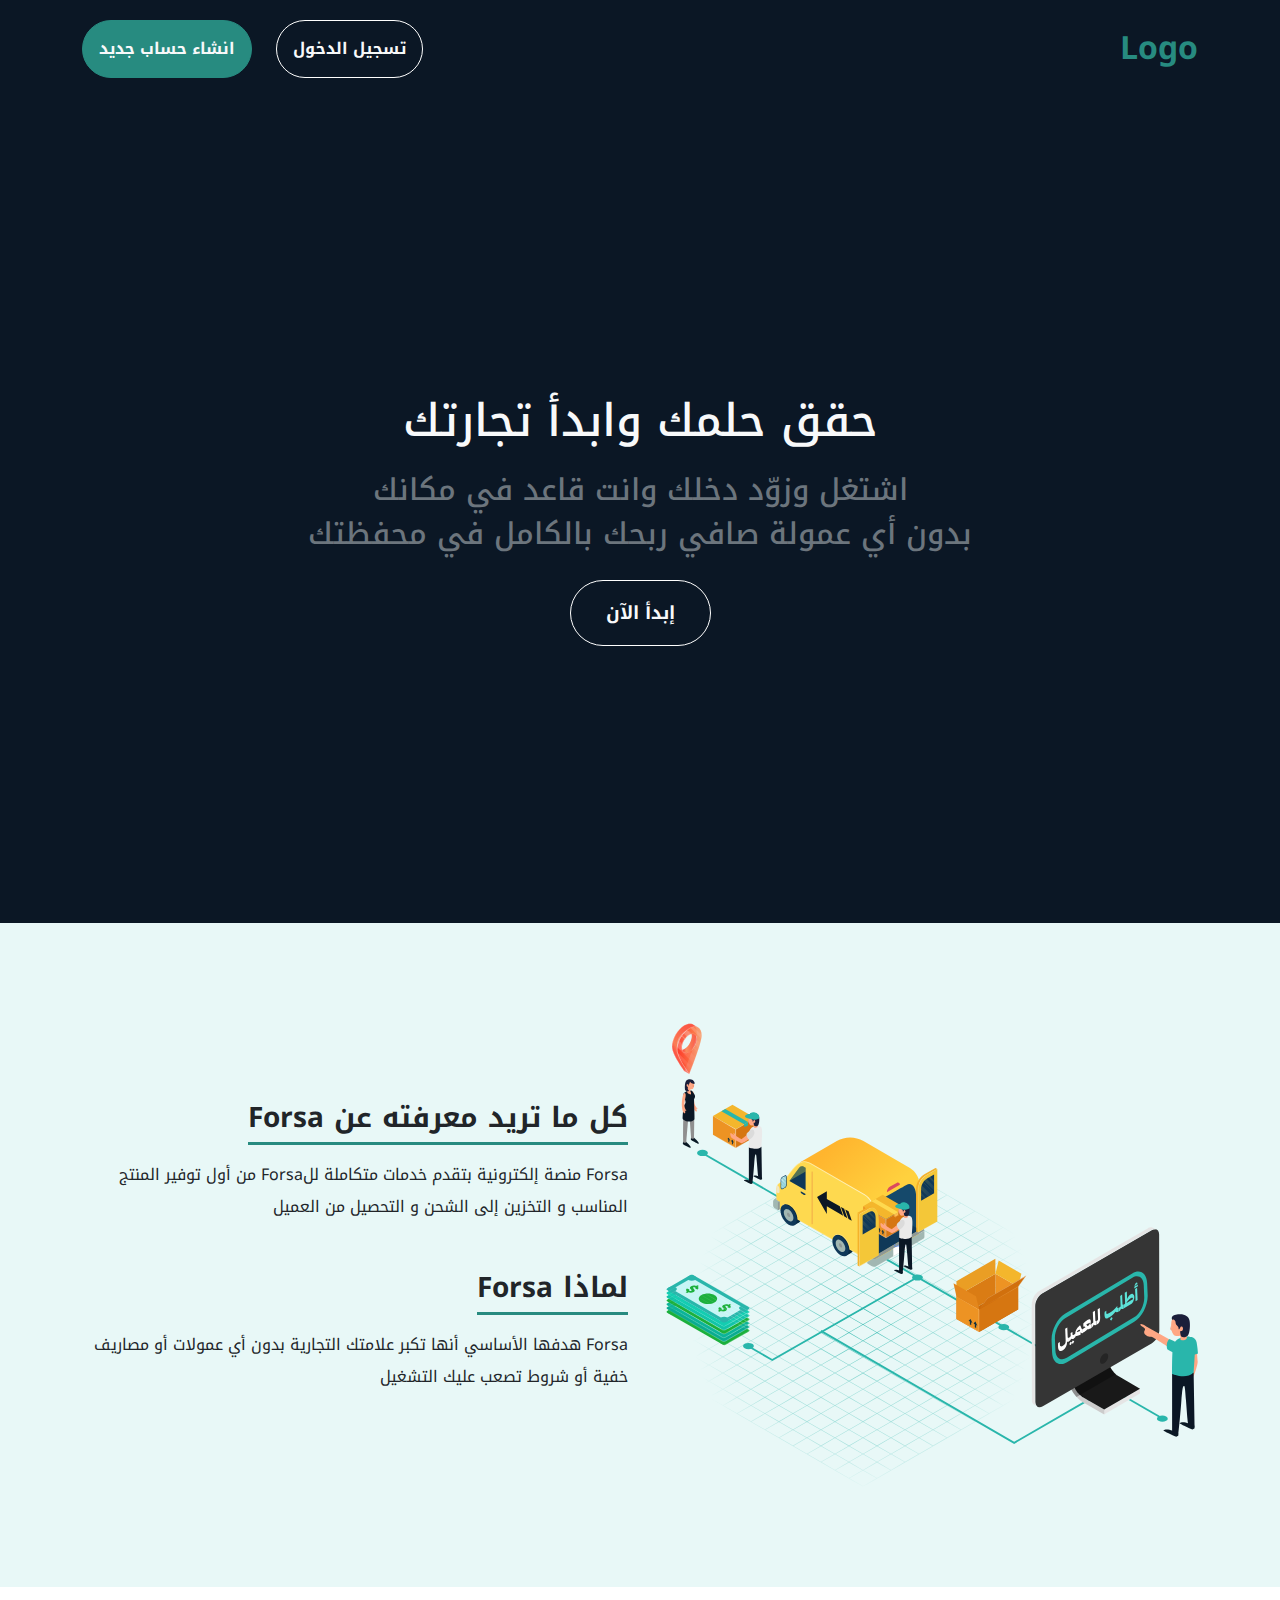
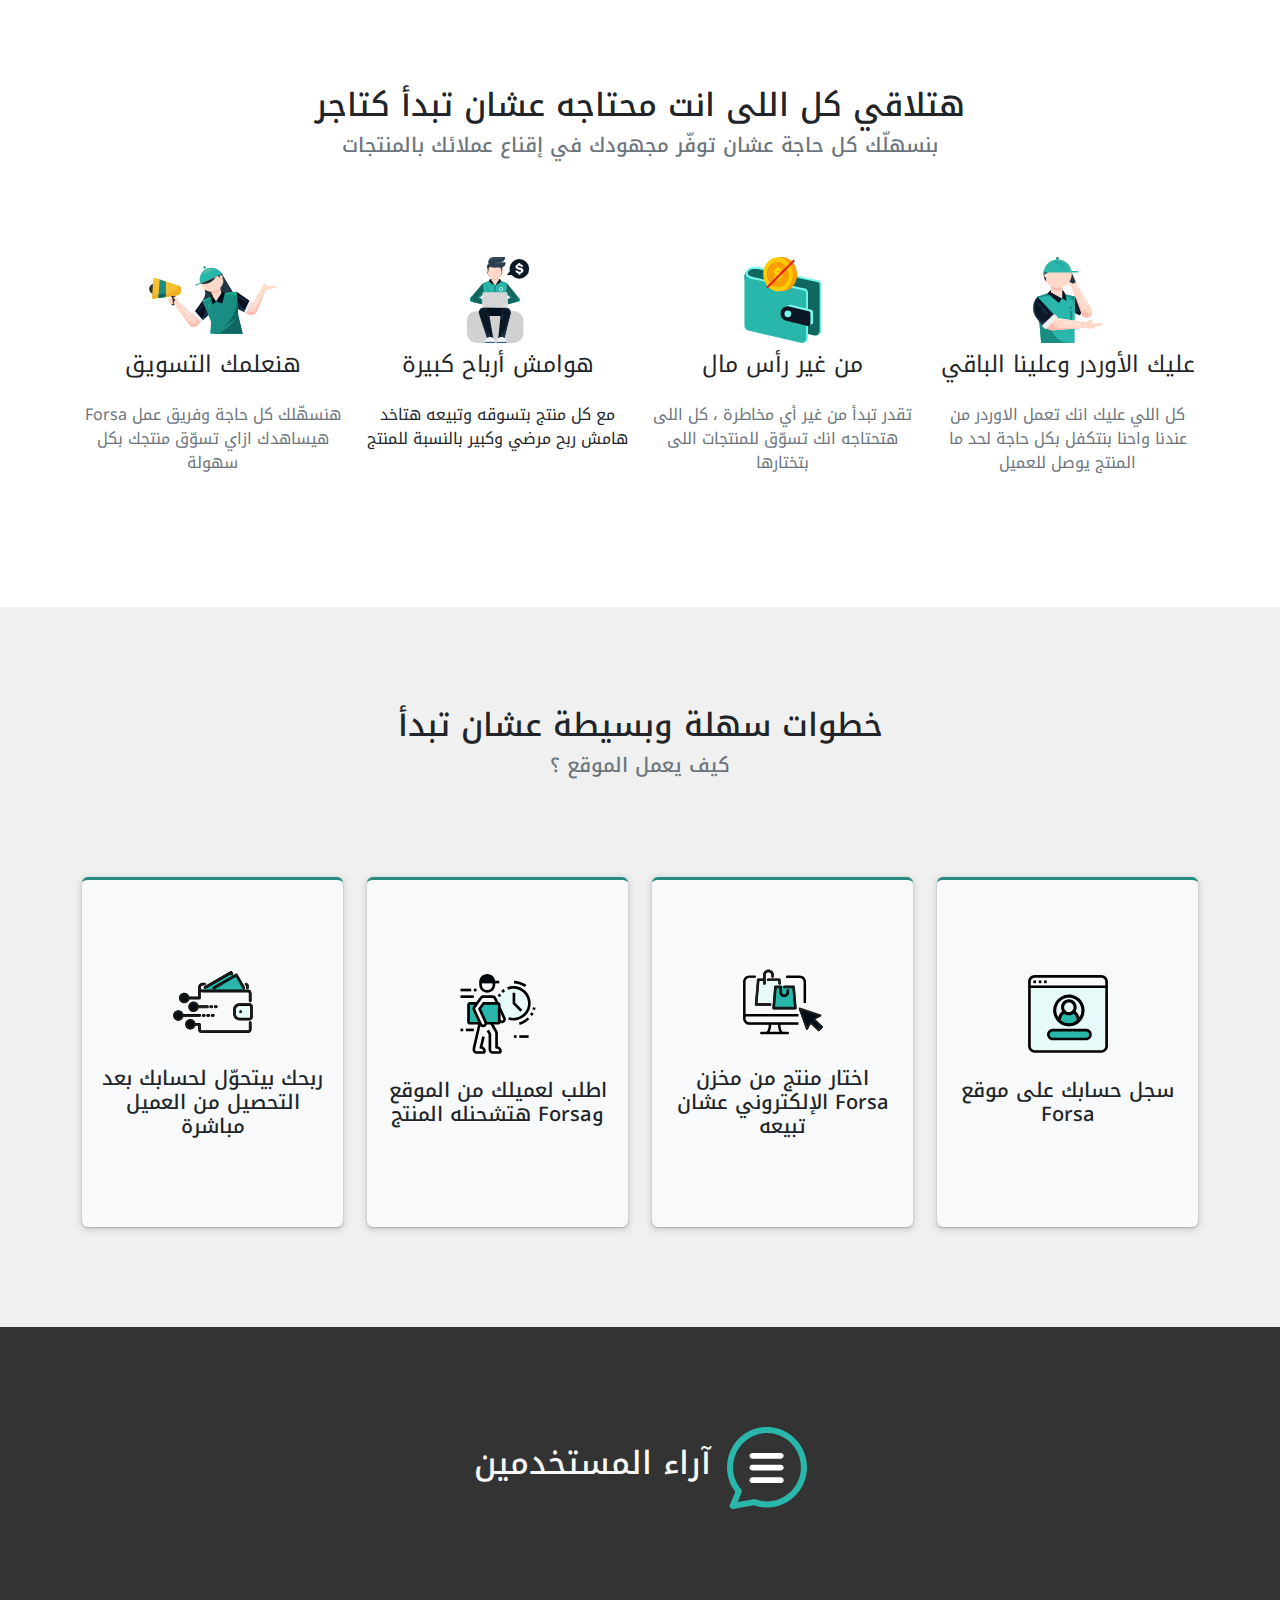
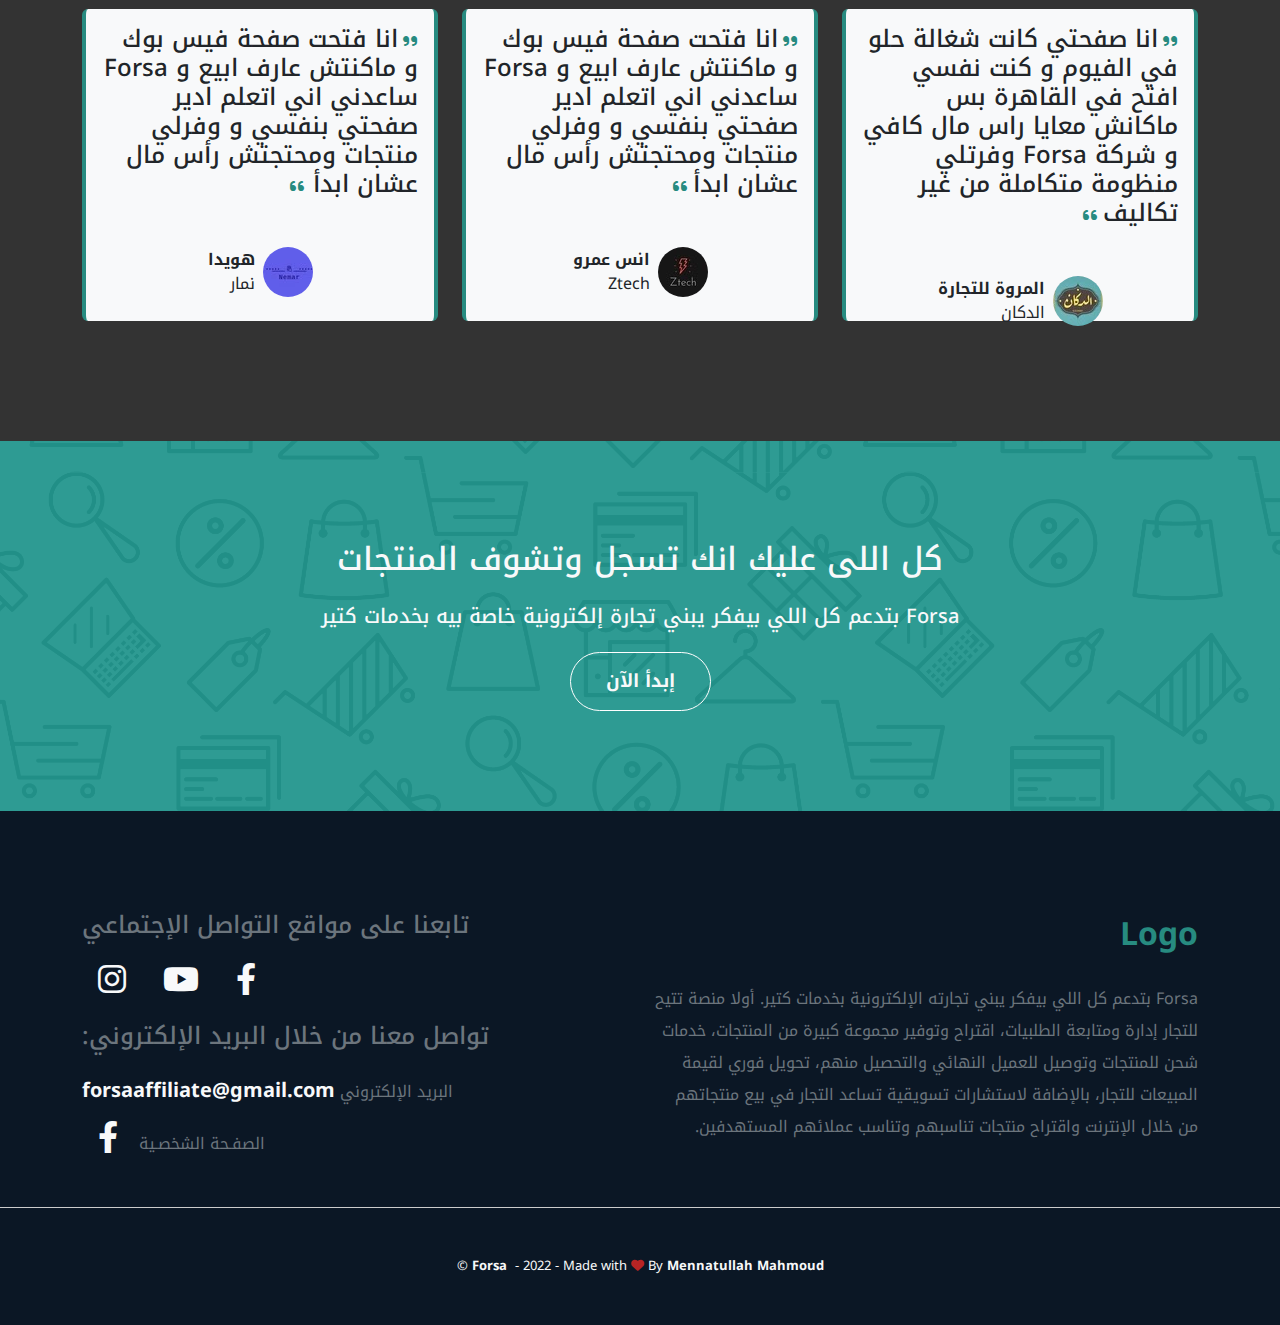
<file: index.html>
<!DOCTYPE html>
<html lang="ar" dir="rtl">
<head>
    <meta charset="UTF-8">
    <meta http-equiv="X-UA-Compatible" content="IE=edge">
    <meta name="viewport" content="width=device-width, initial-scale=1.0">
    <meta name="description" content="Forsa هو موقع بيع منتجات اونلاين ويوفر التواصل بين التجار و الزبائن">
    <meta name="keywords" content="شراء ,بيع,ملابس , ساعات و متجر اونلاين">
    <!-- Bootstrap link -->
    <link rel="stylesheet" href="https://cdn.jsdelivr.net/npm/bootstrap@5.2.0/dist/css/bootstrap.min.css">
    <!-- Noto Kufi Font -->
    <link rel="preconnect" href="https://fonts.googleapis.com">
    <link rel="preconnect" href="https://fonts.gstatic.com" crossorigin>
    <link href="https://fonts.googleapis.com/css2?family=Noto+Kufi+Arabic:wght@100;200;300;400;500;600;700;800;900&display=swap" rel="stylesheet">
    <!-- Style Sheets -->
    <link rel="stylesheet" href="css/all.min.css">
    <link rel="stylesheet" href="css/style.css">
    <link rel="stylesheet" href="css/Normalize.css">
    <title>Forsa - Home</title>
</head>
<body>
    <!-- Header  -->
    <header>
        <div class="container d-flex justify-content-between align-items-center">
            <div class="logo-box d-flex justify-content-center align-items-center">
                <i class="icon fa-solid fa-bars text-light fs-4"></i>
                <a class="logo text-decoration-none fw-bold fs-2" href="index.html">Logo</a>
            </div>
            <ul class="active links list-unstyled p-4">
                <div class="pb-4 d-flex justify-content-between align-items-center">
                    <a class="logo text-decoration-none fw-bold fs-2" href="index.html">Logo</a>
                    <i class="cancel fa-solid fa-xmark"></i>
                </div>
                <li class="mb-2"><a class="text-decoration-none text-secondary" href="login.html">تسجيل الدخول</a></li>
                <li class="mb-2"><a class="text-decoration-none text-secondary" href="sign-up.html">انشاء حساب جديد</a></li>
                <li class="mb-2"><a class="text-decoration-none text-secondary" href="profile.html">بروفيل</a></li>
                <li class="mb-2"><a class="text-decoration-none text-secondary" href="wallet.html">محفظة</a></li>
                <li class="mb-2"><a class="text-decoration-none text-secondary" href="orders.html">تاريخ الطلبات</a></li>
                <li class="mb-2"><a class="text-decoration-none text-secondary" href="products.html">المنتجات</a></li>
                <li class="mb-2"><a class="text-decoration-none text-secondary" href="info.html">ملاحظات الشحن</a></li>
                <li class="mb-2"><a class="text-decoration-none text-secondary" href="info.html">ساسية الاستبدال</a></li>
            </ul>
            <div class="buttons d-flex justify-content-center align-items-center">
                <a class="text-decoration-none p-3 text-light fw-bold" href="login.html">تسجيل الدخول</a>
                <a class="text-decoration-none p-3 text-light fw-bold me-4" href="sign-up.html">انشاء حساب جديد</a>
            </div>
        </div>
    </header>
    <!-- Landing Section -->
    <section class="landing">
        <div class="container d-flex justify-content-center align-items-center">
            <div class="content text-center">
                <h2 class="text-light mb-4">حقق حلمك وابدأ تجارتك</h2>
                <h4 class="text-secondary">اشتغل وزوّد دخلك وانت قاعد في مكانك</h4>
                <h4 class="text-secondary mb-5">بدون أي عمولة صافي ربحك بالكامل في محفظتك</h4>
                <a class="text-decoration-none fw-bold text-light" href="sign-up.html">إبدأ الآن</a>
            </div>
        </div>
    </section>
    <!-- Why Us section -->
    <section class="why-us">
        <div class="container">
            <div class="row align-items-center">
                <div class="image col-lg-6">
                    <img class="mw-100" src="images/home/process-all.svg" alt="">
                </div>
                <div class="col-12 col-sm-12 col-lg-6">
                    <div class="mb-5">
                        <h3 class="fw-bold mb-4 position-relative">كل ما تريد معرفته عن Forsa</h3>
                        <p class="lh-lg">Forsa منصة إلكترونية بتقدم خدمات متكاملة للForsa من أول توفير المنتج المناسب و التخزين إلى الشحن و التحصيل من العميل</p>
                    </div>
                    <div>
                        <h3 class="fw-bold mb-4 position-relative">لماذا Forsa</h3>
                        <p class="lh-lg">Forsa هدفها الأساسي أنها تكبر علامتك التجارية بدون أي عمولات أو مصاريف خفية أو شروط تصعب عليك التشغيل</p>
                    </div>
                </div>
            </div>
        </div>
    </section>
    <!-- services section -->
    <section class="services">
        <h2 class="text-center">هتلاقي كل اللى انت محتاجه عشان تبدأ كتاجر</h2>
        <h5 class="text-center text-secondary">بنسهلّك كل حاجة عشان توفّر مجهودك في إقناع عملائك بالمنتجات</h5>
        <div class="container">
            <div class="row">
                <div class="col-12 col-sm-6 col-lg-3 mb-3 text-center">
                    <img class="mb-2" src="images/home/serv-1.svg" alt="">
                    <h4 class="fw-normal mb-4">عليك الأوردر وعلينا الباقي</h4>
                    <p class="text-secondary">كل اللي عليك انك تعمل الاوردر من عندنا واحنا بنتكفل بكل حاجة لحد ما المنتج يوصل للعميل</p>
                </div>
                <div class="col-12 col-sm-6 col-lg-3 mb-3 text-center">
                    <img class="mb-2" src="images/home/serv-2.svg" alt="">
                    <h4 class="fw-normal mb-4">من غير رأس مال</h4>
                    <p class="text-secondary">تقدر تبدأ من غير أي مخاطرة ، كل اللى هتحتاجه انك تسوّق للمنتجات اللى بتختارها</p>
                </div>
                <div class="col-12 col-sm-6 col-lg-3 mb-3 text-center">
                    <img class="mb-2" src="images/home/serv-3.svg" alt="">
                    <h4 class="fw-normal mb-4">هوامش أرباح كبيرة</h4>
                    <p>مع كل منتج بتسوقه وتبيعه هتاخد هامش ربح مرضي وكبير بالنسبة للمنتج</p>
                </div>
                <div class="col-12 col-sm-6 col-lg-3 mb-3 text-center">
                    <img class="mb-2" src="images/home/serv-4.svg" alt="">
                    <h4 class="fw-normal mb-4">هنعلمك التسويق</h4>
                    <p class="text-secondary">هنسهّلك كل حاجة وفريق عمل Forsa هيساهدك ازاي تسوّق منتجك بكل سهولة</p>
                </div>
            </div>
        </div>
    </section>
    <!-- details section -->
    <section class="details">
        <h2 class="text-center">خطوات سهلة وبسيطة عشان تبدأ</h2>
        <h5 class="text-center text-secondary">كيف يعمل الموقع ؟</h5>
        <div class="container">
            <div class="row">
                <div class="col-12 col-sm-6 col-lg-3">
                    <div class="box text-center bg-light rounded d-flex justify-content-center align-items-center p-3">
                        <div class="content">
                            <img class="mw-100 mb-4" src="images/home/details-1.svg" alt="">
                            <h5>سجل حسابك على موقع Forsa</h5>
                        </div>
                    </div>
                </div>
                <div class="col-12 col-sm-6 col-lg-3">
                    <div class="box text-center bg-light rounded d-flex justify-content-center align-items-center p-3">
                        <div class="contnet">
                            <img class="mw-100 mb-4" src="images/home/details-2.svg" alt="">
                            <h5>اختار منتج من مخزن Forsa الإلكتروني عشان تبيعه</h5>
                        </div>
                    </div>
                </div>
                <div class="col-12 col-sm-6 col-lg-3">
                    <div class="box text-center bg-light rounded d-flex justify-content-center align-items-center p-3">
                        <div class="contnet">
                            <img class="mw-100 mb-4" src="images/home/details-3.svg" alt="">
                            <h5>اطلب لعميلك من الموقع وForsa هتشحنله المنتج</h5>
                        </div>
                    </div>
                </div>
                <div class="col-12 col-sm-6 col-lg-3">
                    <div class="box text-center bg-light rounded d-flex justify-content-center align-items-center p-3">
                        <div class="contnet">
                            <img class="mw-100 mb-4" src="images/home/details-4.svg" alt="">
                            <h5>ربحك بيتحوّل لحسابك بعد التحصيل من العميل مباشرة</h5>
                        </div>
                    </div>
                </div>
            </div>
        </div>
    </section>
    <!-- testimonials section -->
    <section class="testimonials">
        <div class="text-center d-flex justify-content-center align-items-center">
            <img class="ms-3" src="images/home/users-bubble.svg" alt="">
            <h2 class="text-light text-center">آراء المستخدمين</h2>
        </div>
        <div class="container">
            <div class="row">
                <div class="col-12 col-sm-6 col-lg-4">
                    <div class="box bg-light p-3 rounded">
                        <div class="text">
                            <i class="fa-solid fa-quote-right"></i>
                            <h4 class="d-inline">انا صفحتي كانت شغالة حلو في الفيوم و كنت نفسي افتح في القاهرة بس ماكانش معايا راس مال كافي و شركة Forsa وفرتلي منظومة متكاملة من غير تكاليف</h4>
                            <i class="fa-solid fa-quote-left"></i>
                        </div>
                        <div class="mt-5 d-flex justify-content-center align-items-center">
                            <img class="ms-2 rounded-circle mw-100" src="images/home/eldokan.png" alt="">
                            <div class="contnet">
                                <span class="d-block fw-bold">المروة للتجارة </span>
                                <span>الدكان</span>
                            </div>
                        </div>
                    </div>
                </div>
                <div class="col-12 col-sm-6 col-lg-4">
                    <div class="box bg-light p-3 rounded">
                        <div class="text">
                            <i class="fa-solid fa-quote-right"></i>
                            <h4 class="d-inline">انا فتحت صفحة فيس بوك و ماكنتش عارف ابيع و Forsa ساعدني اني اتعلم ادير صفحتي بنفسي و وفرلي منتجات ومحتجتش رأس مال عشان ابدأ</h4>
                            <i class="fa-solid fa-quote-left"></i>
                        </div>
                        <div class="mt-5 d-flex justify-content-center align-items-center">
                            <img class="ms-2 rounded-circle mw-100" src="images/home/ztech.png" alt="">
                            <div class="contnet">
                                <span class="d-block fw-bold">انس عمرو</span>
                                <span>Ztech</span>
                            </div>
                        </div>
                    </div>
                </div>
                <div class="col-12 col-sm-6 col-lg-4">
                    <div class="box bg-light p-3 rounded">
                        <div class="text">
                            <i class="fa-solid fa-quote-right"></i>
                            <h4 class="d-inline"> انا فتحت صفحة فيس بوك و ماكنتش عارف ابيع و Forsa ساعدني اني اتعلم ادير صفحتي بنفسي و وفرلي منتجات ومحتجتش رأس مال عشان ابدأ </h4>
                            <i class="fa-solid fa-quote-left"></i>
                        </div>
                        <div class="mt-5 d-flex justify-content-center align-items-center">
                            <img class="ms-2 rounded-circle mw-100" src="images/home/nemar.png" alt="">
                            <div class="contnet">
                                <span class="d-block fw-bold">هويدا</span>
                                <span>نمار</span>
                            </div>
                        </div>
                    </div>
                </div>
            </div>
        </div>
    </section>
    <section class="login position-relative">
        <div class="container">
            <div class="content text-center">
                <h2 class="mb-4 text-light">كل اللى عليك انك تسجل وتشوف المنتجات</h2>
                <h5 class="mb-3 text-light">Forsa بتدعم كل اللي بيفكر يبني تجارة إلكترونية خاصة بيه بخدمات كتير</h4>
                <a class="text-decoration-none mt-4 d-block fw-bold text-light" href="sign-up.html">إبدأ الآن</a>
            </div>
        </div>
    </section>
    <footer>
        <div class="container">
            <div class="row">
                <div class="mb-5 col-12 col-sm-12 col-lg-6">
                    <div class="box">
                        <a class="logo text-decoration-none fw-bold fs-2 mb-4 d-block" href="index.html">Logo</a>
                        <p class="text-secondary lh-lg">Forsa بتدعم كل اللي بيفكر يبني تجارته الإلكترونية بخدمات كتير. أولا منصة تتيح للتجار إدارة ومتابعة الطلبيات، اقتراح وتوفير مجموعة كبيرة من المنتجات، خدمات شحن للمنتجات وتوصيل للعميل النهائي والتحصيل منهم، تحويل فوري لقيمة المبيعات للتجار، بالإضافة لاستشارات تسويقية تساعد التجار في بيع منتجاتهم من خلال الإنترنت واقتراح منتجات تناسبهم وتناسب عملائهم المستهدفين.</p>
                    </div>
                </div>
                <div class="left mb-5 col-12 col-sm-12 col-lg-6">
                    <div class="box">
                        <h4 class="text-secondary mb-4">تابعنا على مواقع التواصل الإجتماعي</h4>
                        <div class="mb-4">
                            <a href="https://www.facebook.com/ForsaAffiliate"><i class="facebook mx-3 fa-brands fa-facebook-f fs-2 text-light"></i></a>
                            <a href="https://youtube.com/channel/UCroQbiF89ZG46_8QAhSjweg"><i class="youtube mx-3 fa-brands fa-youtube fs-2 text-light"></i></a>
                            <a href="https://www.instagram.com/forsa_affiliate7/?hl=en"><i class="insta mx-3 fa-brands fa-instagram fs-2 text-light"></i></a>
                        </div>
                        <h4 class="text-secondary mb-4">تواصل معنا من خلال البريد الإلكتروني:</h4>
                        <span class="text-secondary">البريد الإلكتروني </span>
                        <a class="text-decoration-none fw-bold fs-5 text-light" href="mailto:forsaaffiliate@gmail.com">forsaaffiliate@gmail.com</a>
                        <div class="mt-3">
                            <span class="text-secondary">الصفـحة الشخصـية </span>
                            <a href="https://www.facebook.com/BrandAbdallahMohamed"><i class="facebook mx-3 fa-brands fa-facebook-f fs-2 text-light"></i></a>
                        </div>
                    </div>
                </div>
            </div>
        </div>
        <div class="copy text-center">
            <p class="text-light mt-5 mb-0"><span class="fw-bold mx-1">Forsa</span> - 2022 - Made with <i class="fa-solid fa-heart"></i> By <a class="text-decoration-none text-light fw-bold" href="https://www.facebook.com/profile.php?id=100077184805922" target="_blank">Mennatullah Mahmoud</a>&copy;</p>
        </div>
    </footer>
    <div class="to-top d-flex justify-content-center align-items-center position-fixed" title="To Top">
        <i class="fa-solid fa-chevron-up"></i>
    </div>
    <script src="js/main.js"></script>
</body>
</html>
</file>
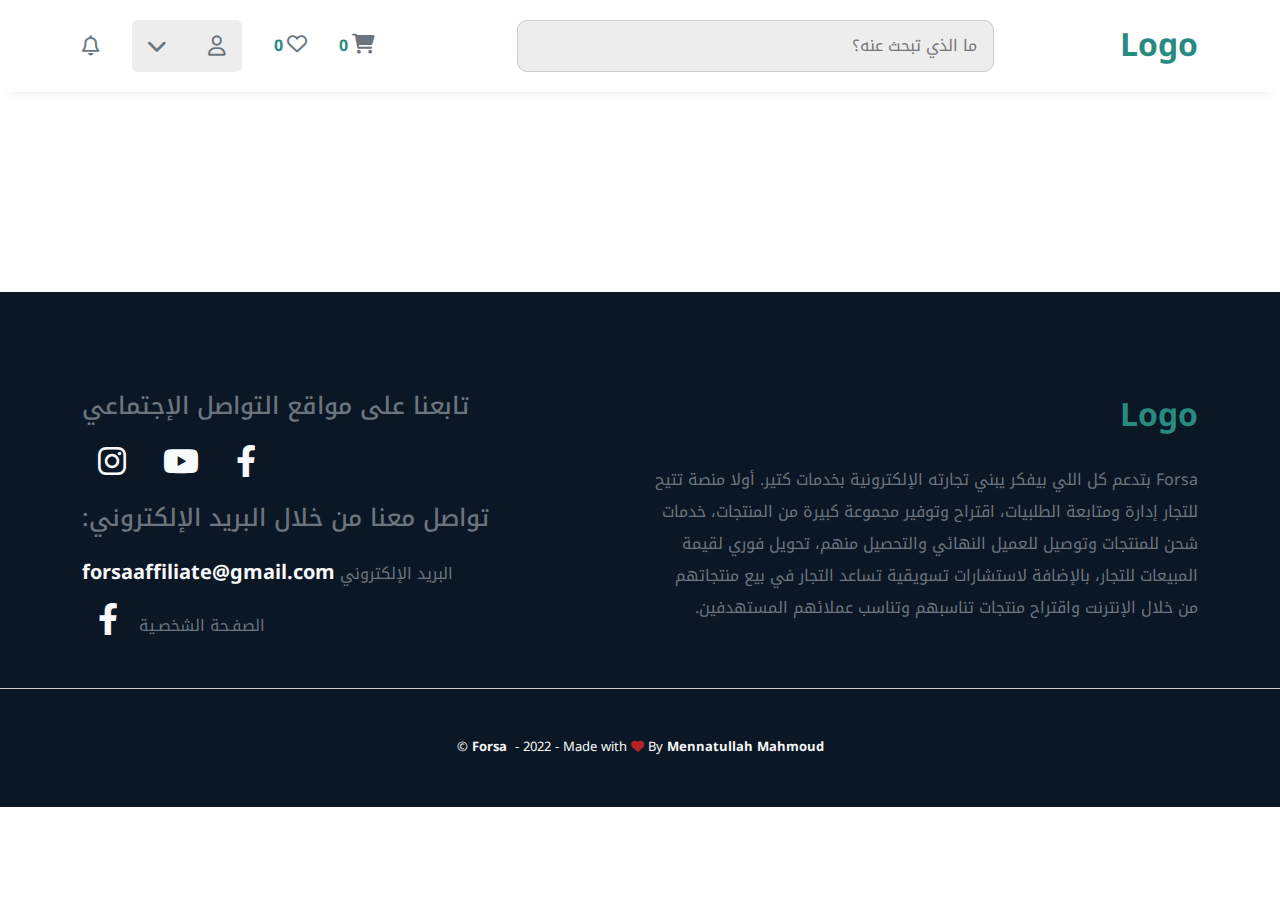
<file: cart.html>
<!DOCTYPE html>
<html lang="ar" dir="rtl">
<head>
    <meta charset="UTF-8">
    <meta http-equiv="X-UA-Compatible" content="IE=edge">
    <meta name="viewport" content="width=device-width, initial-scale=1.0">
    <meta name="description" content="Forsa هو موقع بيع منتجات اونلاين ويوفر التواصل بين التجار و الزبائن">
    <meta name="keywords" content="شراء ,بيع,ملابس , ساعات و متجر اونلاين">
    <!-- Bootstrap link -->
    <link rel="stylesheet" href="https://cdn.jsdelivr.net/npm/bootstrap@5.2.0/dist/css/bootstrap.min.css">
    <!-- Noto Kufi Font -->
    <link rel="preconnect" href="https://fonts.googleapis.com">
    <link rel="preconnect" href="https://fonts.gstatic.com" crossorigin>
    <link href="https://fonts.googleapis.com/css2?family=Noto+Kufi+Arabic:wght@100;200;300;400;500;600;700;800;900&display=swap" rel="stylesheet">
    <!-- Style Sheets -->
    <link rel="stylesheet" href="css/all.min.css">
    <link rel="stylesheet" href="css/cart.css">
    <link rel="stylesheet" href="css/Normalize.css">
    <title>Forsa - Cart</title>
</head>
<body>
    <!-- Header  -->
    <header>
        <div class="container d-flex justify-content-between align-items-center">
            <div class="logo-box d-flex justify-content-center align-items-center">
                <i class="icon fa-solid fa-bars text-light fs-4"></i>
                <a class="logo text-decoration-none fw-bold fs-2" href="index.html">Logo</a>
            </div>
            <ul class="active links list-unstyled p-4">
                <div class="pb-4 d-flex justify-content-between align-items-center">
                    <a class="logo text-decoration-none fw-bold fs-2" href="index.html">Logo</a>
                    <i class="cancel fa-solid fa-xmark"></i>
                </div>
                <li class="mb-2"><a class="text-decoration-none text-secondary" href="login.html">تسجيل الدخول</a></li>
                <li class="mb-2"><a class="text-decoration-none text-secondary" href="sign-up.html">انشاء حساب جديد</a></li>
                <li class="mb-2"><a class="text-decoration-none text-secondary" href="profile.html">بروفيل</a></li>
                <li class="mb-2"><a class="text-decoration-none text-secondary" href="wallet.html">محفظة</a></li>
                <li class="mb-2"><a class="text-decoration-none text-secondary" href="orders.html">تاريخ الطلبات</a></li>
                <li class="mb-2"><a class="text-decoration-none text-secondary" href="products.html">المنتجات</a></li>
                <li class="mb-2"><a class="text-decoration-none text-secondary" href="info.html">ملاحظات الشحن</a></li>
                <li class="mb-2"><a class="text-decoration-none text-secondary" href="info.html">ساسية الاستبدال</a></li>
            </ul>
            <input class="p-3" type="search" placeholder="ما الذي تبحث عنه؟">
            <div class="icons d-flex">
                <div class="mx-3 d-flex justify-content-center align-items-center">
                    <a class="ms-1" href="cart.html"><i class="text-secondary fa-solid fa-cart-shopping"></i></a>
                    <span class="fw-bold">0</span>
                </div>
                <div class="mx-3 d-flex justify-content-center align-items-center">
                    <a class="ms-1" href="fav.html"><i class="text-secondary fa-regular fa-heart"></i></a>
                    <span class="fw-bold">0</span>
                </div>
                <div class="user p-3 rounded mx-3 d-flex justify-content-between align-items-center">
                    <i class="text-secondary fa-regular fa-user"></i>
                    <i class="text-secondary fa-solid fa-chevron-down"></i>
                </div>
                <ul class="links-two list-unstyled p-0 m-0 rounded">
                    <li class="p-3"><a class="text-decoration-none" href="profile.html">
                        <img src="images/products/account.svg" alt="">
                        <span class="text-secondary fw-bold">حسابي</span>
                    </a></li>
                    <li class="p-3"><a class="text-decoration-none" href="wallet.html">
                        <img src="images/products/wallet.svg" alt="">
                        <span class="text-secondary fw-bold">المحفظة</span>
                    </a></li>
                    <li class="p-3"><a class="text-decoration-none" href="orders.html">
                        <img src="images/products/orders.svg" alt="">
                        <span class="text-secondary fw-bold">الطلبات</span>
                    </a></li>
                    <li class="p-3"><a class="text-decoration-none" href="">
                        <img src="images/products/logout.svg" alt="">
                        <span class="text-secondary fw-bold">تسجيل الخروج</span>
                    </a></li>
                </ul>
                <a class="d-flex justify-content-center align-items-center text-decoration-none" href=""><i class="me-3 text-secondary fa-regular fa-bell"></i></a>
            </div>
        </div>
    </header>
    <section>
        
    </section>
    <footer>
        <div class="container">
            <div class="row">
                <div class="mb-5 col-12 col-sm-12 col-lg-6">
                    <div class="box">
                        <a class="logo text-decoration-none fw-bold fs-2 mb-4 d-block" href="index.html">Logo</a>
                        <p class="text-secondary lh-lg">Forsa بتدعم كل اللي بيفكر يبني تجارته الإلكترونية بخدمات كتير. أولا منصة تتيح للتجار إدارة ومتابعة الطلبيات، اقتراح وتوفير مجموعة كبيرة من المنتجات، خدمات شحن للمنتجات وتوصيل للعميل النهائي والتحصيل منهم، تحويل فوري لقيمة المبيعات للتجار، بالإضافة لاستشارات تسويقية تساعد التجار في بيع منتجاتهم من خلال الإنترنت واقتراح منتجات تناسبهم وتناسب عملائهم المستهدفين.</p>
                    </div>
                </div>
                <div class="left mb-5 col-12 col-sm-12 col-lg-6">
                    <div class="box">
                        <h4 class="text-secondary mb-4">تابعنا على مواقع التواصل الإجتماعي</h4>
                        <div class="mb-4">
                            <a href="https://www.facebook.com/ForsaAffiliate"><i class="facebook mx-3 fa-brands fa-facebook-f fs-2 text-light"></i></a>
                            <a href="https://youtube.com/channel/UCroQbiF89ZG46_8QAhSjweg"><i class="youtube mx-3 fa-brands fa-youtube fs-2 text-light"></i></a>
                            <a href="https://www.instagram.com/forsa_affiliate7/?hl=en"><i class="insta mx-3 fa-brands fa-instagram fs-2 text-light"></i></a>
                        </div>
                        <h4 class="text-secondary mb-4">تواصل معنا من خلال البريد الإلكتروني:</h4>
                        <span class="text-secondary">البريد الإلكتروني </span>
                        <a class="text-decoration-none fw-bold fs-5 text-light" href="mailto:forsaaffiliate@gmail.com">forsaaffiliate@gmail.com</a>
                        <div class="mt-3">
                            <span class="text-secondary">الصفـحة الشخصـية </span>
                            <a href="https://www.facebook.com/BrandAbdallahMohamed"><i class="facebook mx-3 fa-brands fa-facebook-f fs-2 text-light"></i></a>
                        </div>
                    </div>
                </div>
            </div>
        </div>
        <div class="copy text-center">
            <p class="text-light mt-5 mb-0"><span class="fw-bold mx-1">Forsa</span> - 2022 - Made with <i class="fa-solid fa-heart"></i> By <a class="text-decoration-none text-light fw-bold" href="https://www.facebook.com/profile.php?id=100077184805922" target="_blank">Mennatullah Mahmoud</a>&copy;</p>
        </div>
    </footer>
    <div class="to-top d-flex justify-content-center align-items-center position-fixed" title="To Top">
        <i class="fa-solid fa-chevron-up"></i>
    </div>
    <script src="js/cart.js"></script>
</body>
</html>
</file>
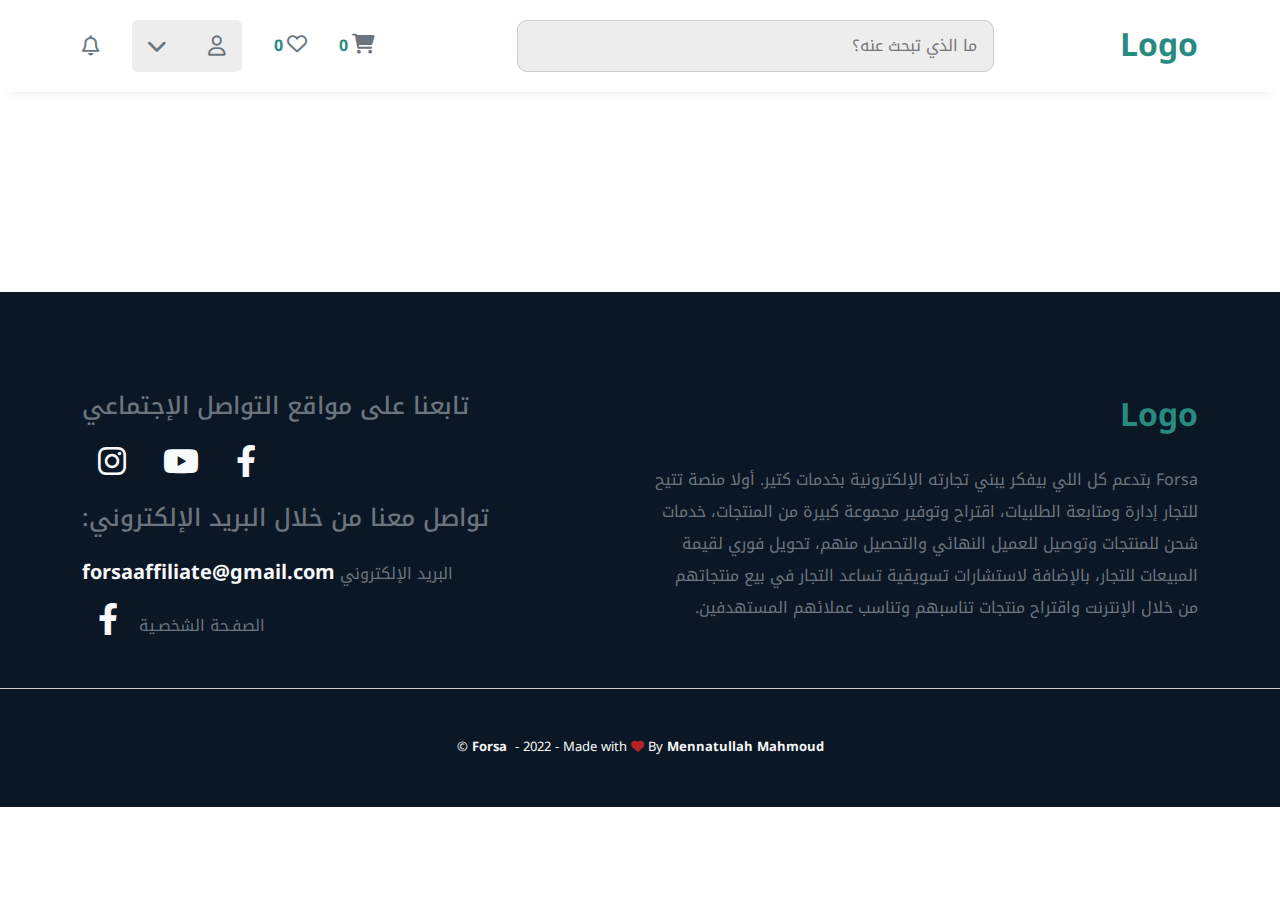
<file: fav.html>
<!DOCTYPE html>
<html lang="ar" dir="rtl">
<head>
    <meta charset="UTF-8">
    <meta http-equiv="X-UA-Compatible" content="IE=edge">
    <meta name="viewport" content="width=device-width, initial-scale=1.0">
    <meta name="description" content="Forsa هو موقع بيع منتجات اونلاين ويوفر التواصل بين التجار و الزبائن">
    <meta name="keywords" content="شراء ,بيع,ملابس , ساعات و متجر اونلاين">
    <!-- Bootstrap link -->
    <link rel="stylesheet" href="https://cdn.jsdelivr.net/npm/bootstrap@5.2.0/dist/css/bootstrap.min.css">
    <!-- Noto Kufi Font -->
    <link rel="preconnect" href="https://fonts.googleapis.com">
    <link rel="preconnect" href="https://fonts.gstatic.com" crossorigin>
    <link href="https://fonts.googleapis.com/css2?family=Noto+Kufi+Arabic:wght@100;200;300;400;500;600;700;800;900&display=swap" rel="stylesheet">
    <!-- Style Sheets -->
    <link rel="stylesheet" href="css/all.min.css">
    <link rel="stylesheet" href="css/fav.css">
    <link rel="stylesheet" href="css/Normalize.css">
    <title>Forsa - Favorites</title>
</head>
<body>
    <!-- Header  -->
    <header>
        <div class="container d-flex justify-content-between align-items-center">
            <div class="logo-box d-flex justify-content-center align-items-center">
                <i class="icon fa-solid fa-bars text-light fs-4"></i>
                <a class="logo text-decoration-none fw-bold fs-2" href="index.html">Logo</a>
            </div>
            <ul class="active links list-unstyled p-4">
                <div class="pb-4 d-flex justify-content-between align-items-center">
                    <a class="logo text-decoration-none fw-bold fs-2" href="index.html">Logo</a>
                    <i class="cancel fa-solid fa-xmark"></i>
                </div>
                <li class="mb-2"><a class="text-decoration-none text-secondary" href="login.html">تسجيل الدخول</a></li>
                <li class="mb-2"><a class="text-decoration-none text-secondary" href="sign-up.html">انشاء حساب جديد</a></li>
                <li class="mb-2"><a class="text-decoration-none text-secondary" href="profile.html">بروفيل</a></li>
                <li class="mb-2"><a class="text-decoration-none text-secondary" href="wallet.html">محفظة</a></li>
                <li class="mb-2"><a class="text-decoration-none text-secondary" href="orders.html">تاريخ الطلبات</a></li>
                <li class="mb-2"><a class="text-decoration-none text-secondary" href="products.html">المنتجات</a></li>
                <li class="mb-2"><a class="text-decoration-none text-secondary" href="info.html">ملاحظات الشحن</a></li>
                <li class="mb-2"><a class="text-decoration-none text-secondary" href="info.html">ساسية الاستبدال</a></li>
            </ul>
            <input class="p-3" type="search" placeholder="ما الذي تبحث عنه؟">
            <div class="icons d-flex">
                <div class="mx-3 d-flex justify-content-center align-items-center">
                    <a class="ms-1" href="cart.html"><i class="text-secondary fa-solid fa-cart-shopping"></i></a>
                    <span class="fw-bold">0</span>
                </div>
                <div class="mx-3 d-flex justify-content-center align-items-center">
                    <a class="ms-1" href="fav.html"><i class="text-secondary fa-regular fa-heart"></i></a>
                    <span class="fw-bold">0</span>
                </div>
                <div class="user p-3 rounded mx-3 d-flex justify-content-between align-items-center">
                    <i class="text-secondary fa-regular fa-user"></i>
                    <i class="text-secondary fa-solid fa-chevron-down"></i>
                </div>
                <ul class="links-two list-unstyled p-0 m-0 rounded">
                    <li class="p-3"><a class="text-decoration-none" href="profile.html">
                        <img src="images/products/account.svg" alt="">
                        <span class="text-secondary fw-bold">حسابي</span>
                    </a></li>
                    <li class="p-3"><a class="text-decoration-none" href="wallet.html">
                        <img src="images/products/wallet.svg" alt="">
                        <span class="text-secondary fw-bold">المحفظة</span>
                    </a></li>
                    <li class="p-3"><a class="text-decoration-none" href="orders.html">
                        <img src="images/products/orders.svg" alt="">
                        <span class="text-secondary fw-bold">الطلبات</span>
                    </a></li>
                    <li class="p-3"><a class="text-decoration-none" href="">
                        <img src="images/products/logout.svg" alt="">
                        <span class="text-secondary fw-bold">تسجيل الخروج</span>
                    </a></li>
                </ul>
                <a class="d-flex justify-content-center align-items-center text-decoration-none" href=""><i class="me-3 text-secondary fa-regular fa-bell"></i></a>
            </div>
        </div>
    </header>
    <section>

    </section>
    <footer>
        <div class="container">
            <div class="row">
                <div class="mb-5 col-12 col-sm-12 col-lg-6">
                    <div class="box">
                        <a class="logo text-decoration-none fw-bold fs-2 mb-4 d-block" href="index.html">Logo</a>
                        <p class="text-secondary lh-lg">Forsa بتدعم كل اللي بيفكر يبني تجارته الإلكترونية بخدمات كتير. أولا منصة تتيح للتجار إدارة ومتابعة الطلبيات، اقتراح وتوفير مجموعة كبيرة من المنتجات، خدمات شحن للمنتجات وتوصيل للعميل النهائي والتحصيل منهم، تحويل فوري لقيمة المبيعات للتجار، بالإضافة لاستشارات تسويقية تساعد التجار في بيع منتجاتهم من خلال الإنترنت واقتراح منتجات تناسبهم وتناسب عملائهم المستهدفين.</p>
                    </div>
                </div>
                <div class="left mb-5 col-12 col-sm-12 col-lg-6">
                    <div class="box">
                        <h4 class="text-secondary mb-4">تابعنا على مواقع التواصل الإجتماعي</h4>
                        <div class="mb-4">
                            <a href="https://www.facebook.com/ForsaAffiliate"><i class="facebook mx-3 fa-brands fa-facebook-f fs-2 text-light"></i></a>
                            <a href="https://youtube.com/channel/UCroQbiF89ZG46_8QAhSjweg"><i class="youtube mx-3 fa-brands fa-youtube fs-2 text-light"></i></a>
                            <a href="https://www.instagram.com/forsa_affiliate7/?hl=en"><i class="insta mx-3 fa-brands fa-instagram fs-2 text-light"></i></a>
                        </div>
                        <h4 class="text-secondary mb-4">تواصل معنا من خلال البريد الإلكتروني:</h4>
                        <span class="text-secondary">البريد الإلكتروني </span>
                        <a class="text-decoration-none fw-bold fs-5 text-light" href="mailto:forsaaffiliate@gmail.com">forsaaffiliate@gmail.com</a>
                        <div class="mt-3">
                            <span class="text-secondary">الصفـحة الشخصـية </span>
                            <a href="https://www.facebook.com/BrandAbdallahMohamed"><i class="facebook mx-3 fa-brands fa-facebook-f fs-2 text-light"></i></a>
                        </div>
                    </div>
                </div>
            </div>
        </div>
        <div class="copy text-center">
            <p class="text-light mt-5 mb-0"><span class="fw-bold mx-1">Forsa</span> - 2022 - Made with <i class="fa-solid fa-heart"></i> By <a class="text-decoration-none text-light fw-bold" href="https://www.facebook.com/profile.php?id=100077184805922" target="_blank">Mennatullah Mahmoud</a>&copy;</p>
        </div>
    </footer>

    <div class="to-top d-flex justify-content-center align-items-center position-fixed" title="To Top">
        <i class="fa-solid fa-chevron-up"></i>
    </div>
    <script src="js/fav.js"></script>
</body>
</html>
</file>
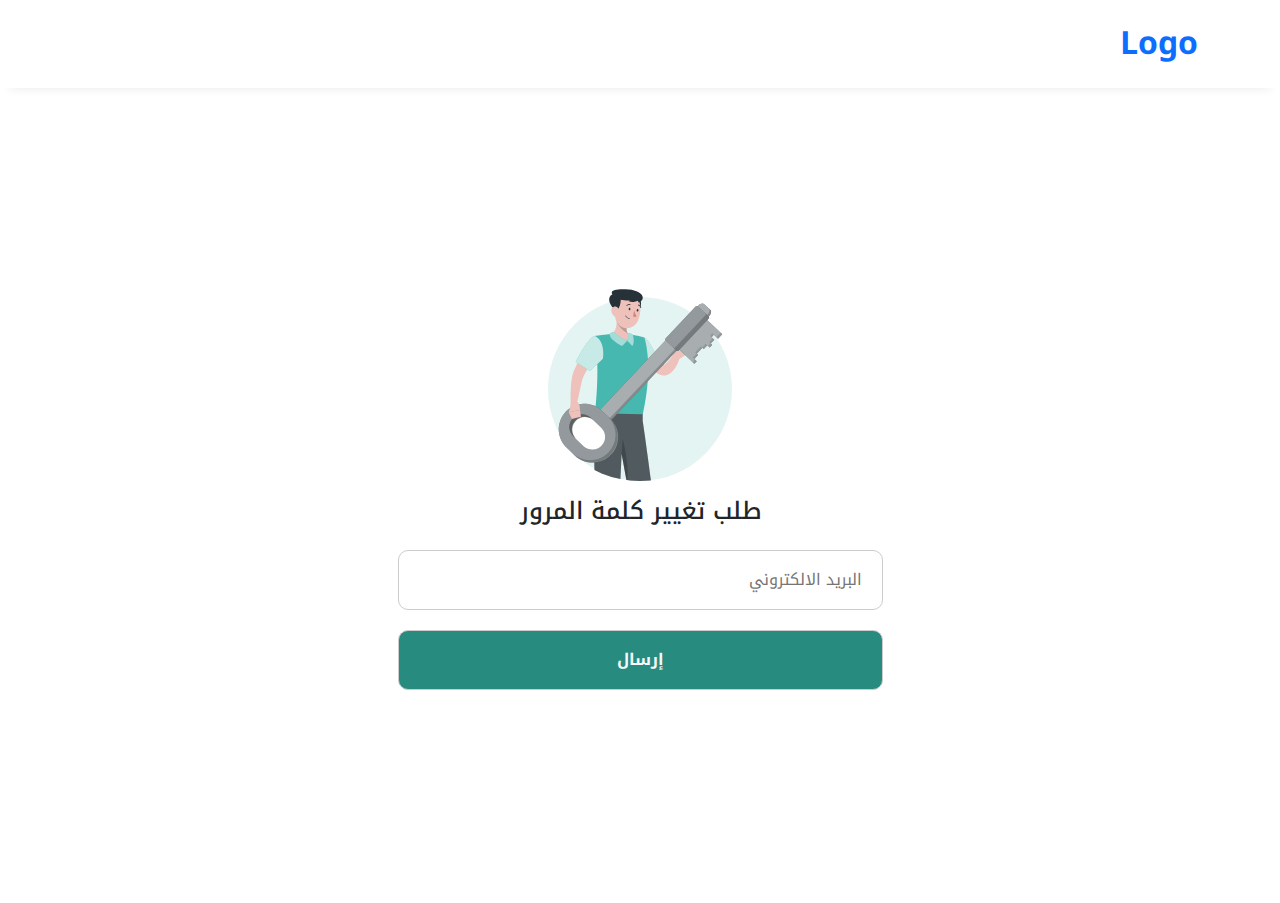
<file: forgetpassword.html>
<!DOCTYPE html>
<html lang="ar" dir="rtl">
<head>
    <meta charset="UTF-8">
    <meta http-equiv="X-UA-Compatible" content="IE=edge">
    <meta name="viewport" content="width=device-width, initial-scale=1.0">
    <meta name="description" content="Forsa هو موقع بيع منتجات اونلاين ويوفر التواصل بين التجار و الزبائن">
    <meta name="keywords" content="شراء ,بيع,ملابس , ساعات و متجر اونلاين">
    <!-- Bootstrap link -->
    <link rel="stylesheet" href="https://cdn.jsdelivr.net/npm/bootstrap@5.2.0/dist/css/bootstrap.min.css">
    <!-- Noto Kufi Font -->
    <link rel="preconnect" href="https://fonts.googleapis.com">
    <link rel="preconnect" href="https://fonts.gstatic.com" crossorigin>
    <link href="https://fonts.googleapis.com/css2?family=Noto+Kufi+Arabic:wght@100;200;300;400;500;600;700;800;900&display=swap" rel="stylesheet">
    <!-- Style Sheets -->
    <link rel="stylesheet" href="css/all.min.css">
    <link rel="stylesheet" href="css/forgetpassword.css">
    <link rel="stylesheet" href="css/Normalize.css">
    <title>Forsa - Forget Password</title>
</head>
<body>
    <header>
        <div class="container d-flex justify-content-start align-items-center">
            <a class="logo text-decoration-none fw-bold fs-2" href="index.html">Logo</a>
        </div>
    </header>
    <section class="form">
        <div class="container d-flex justify-content-center align-items-center">
            <form class="d-flex flex-column" action="">
                <img class="login-img mw-100 mb-3" src="images/forget-password/forgotpassword.svg" alt="">
                <h4 class="mb-4 text-center">طلب تغيير كلمة المرور</h4>
                <input type="email" name="" required  placeholder="البريد الالكتروني">
                <input class="submit fw-bold text-light" type="submit" value="إرسال">
            </form>
        </div>
    </section>
</body>
</html>
</file>
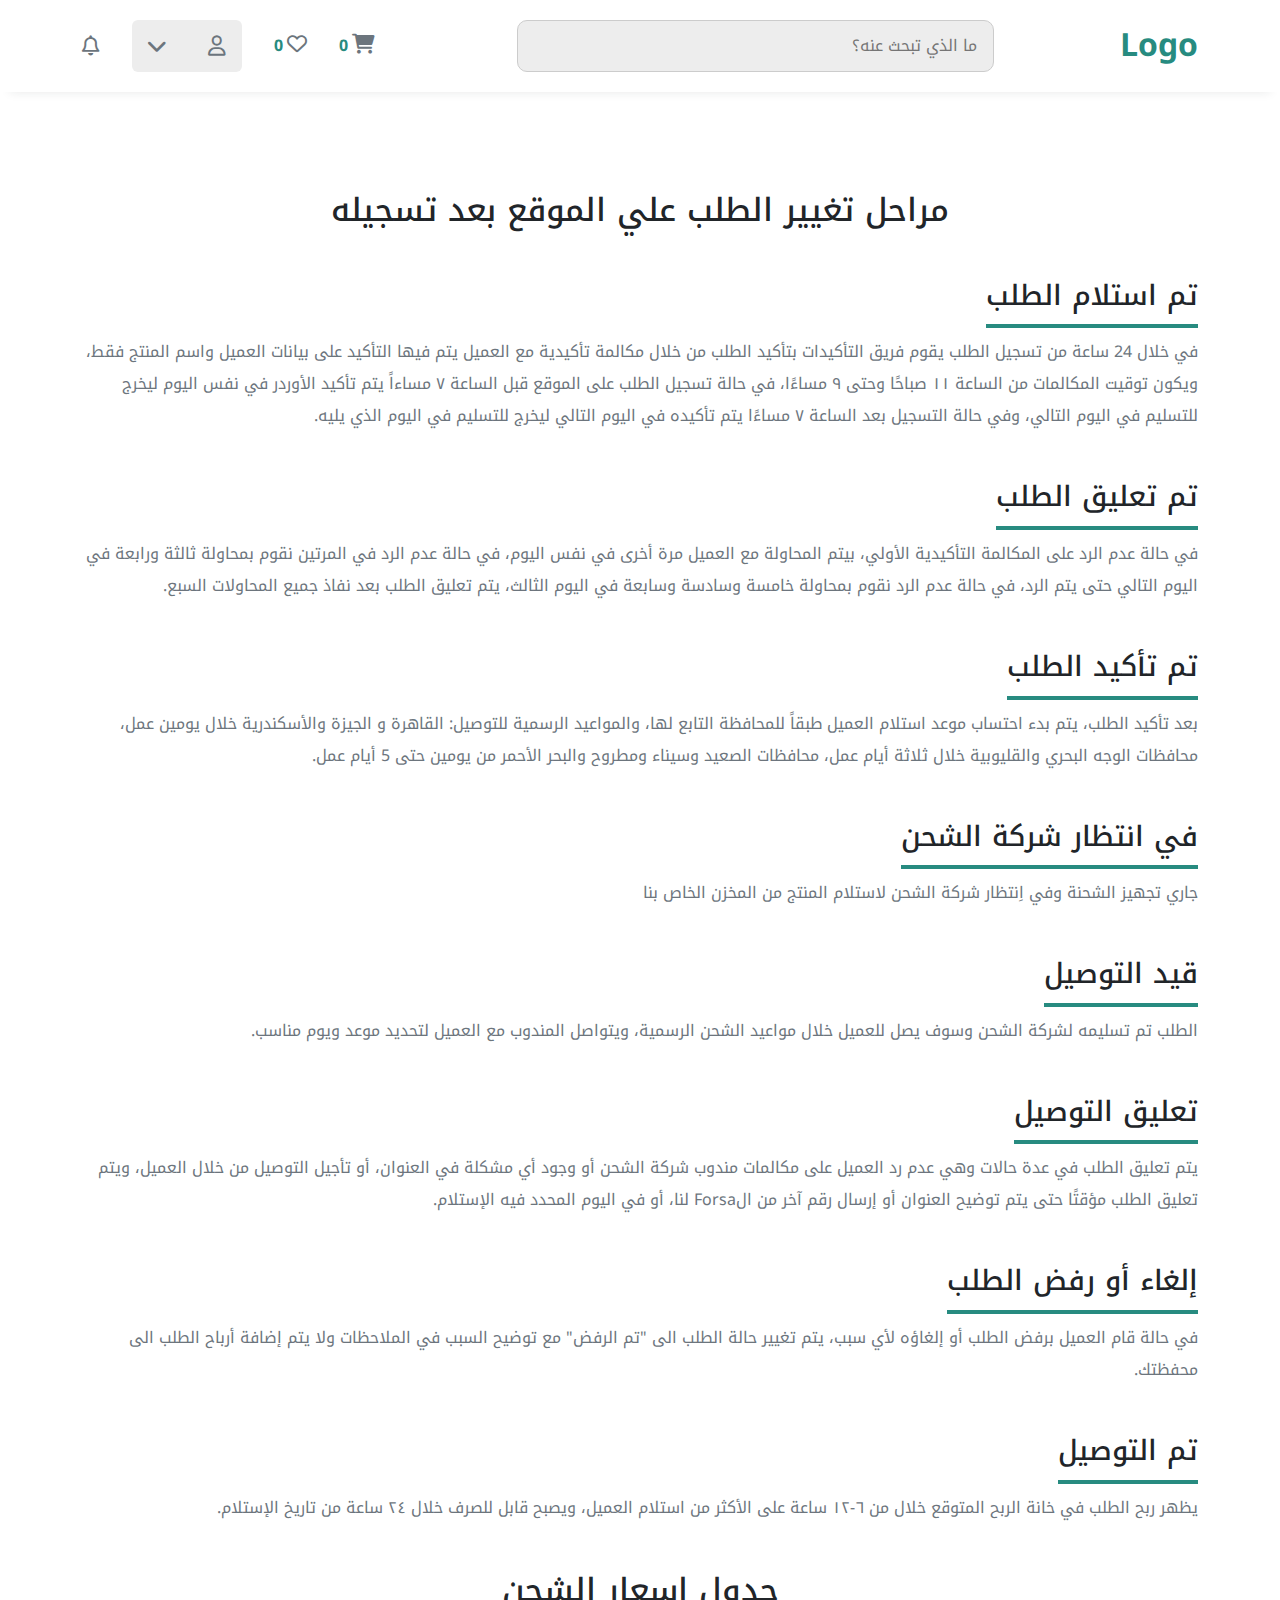
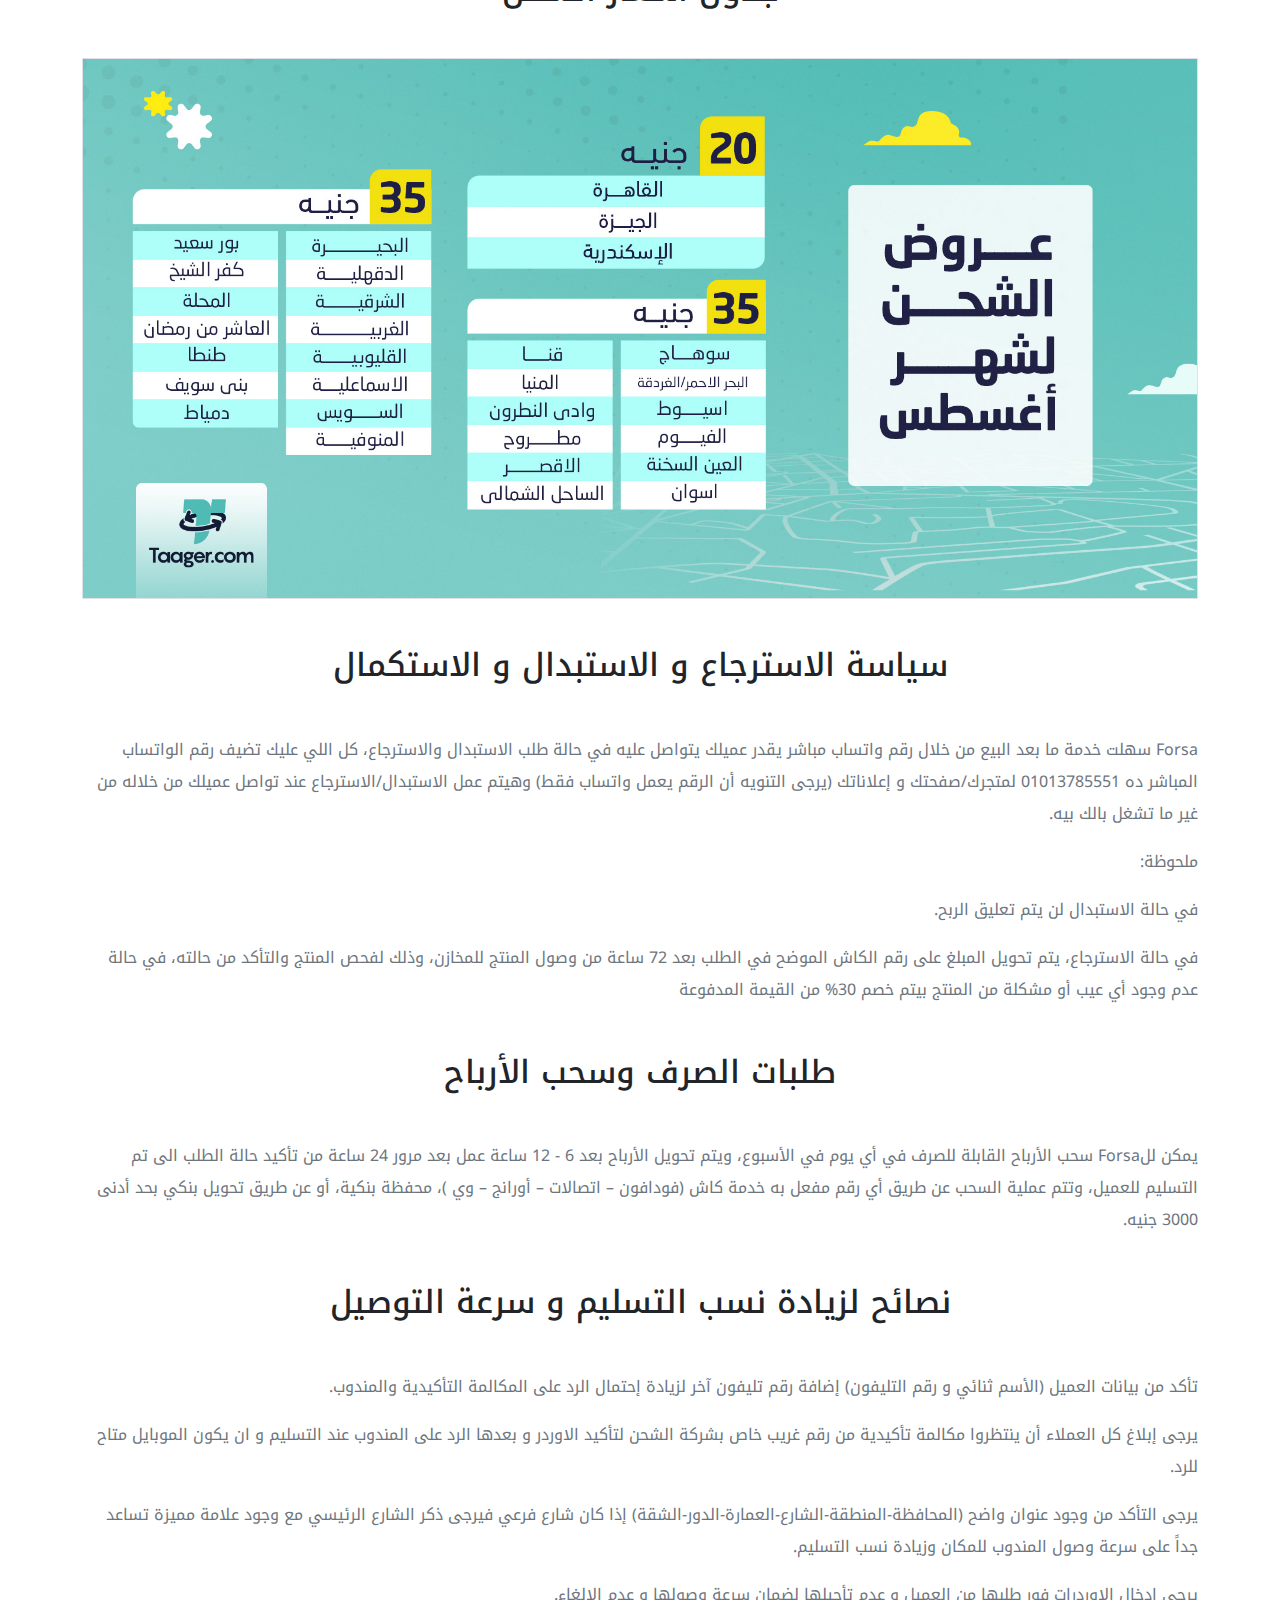
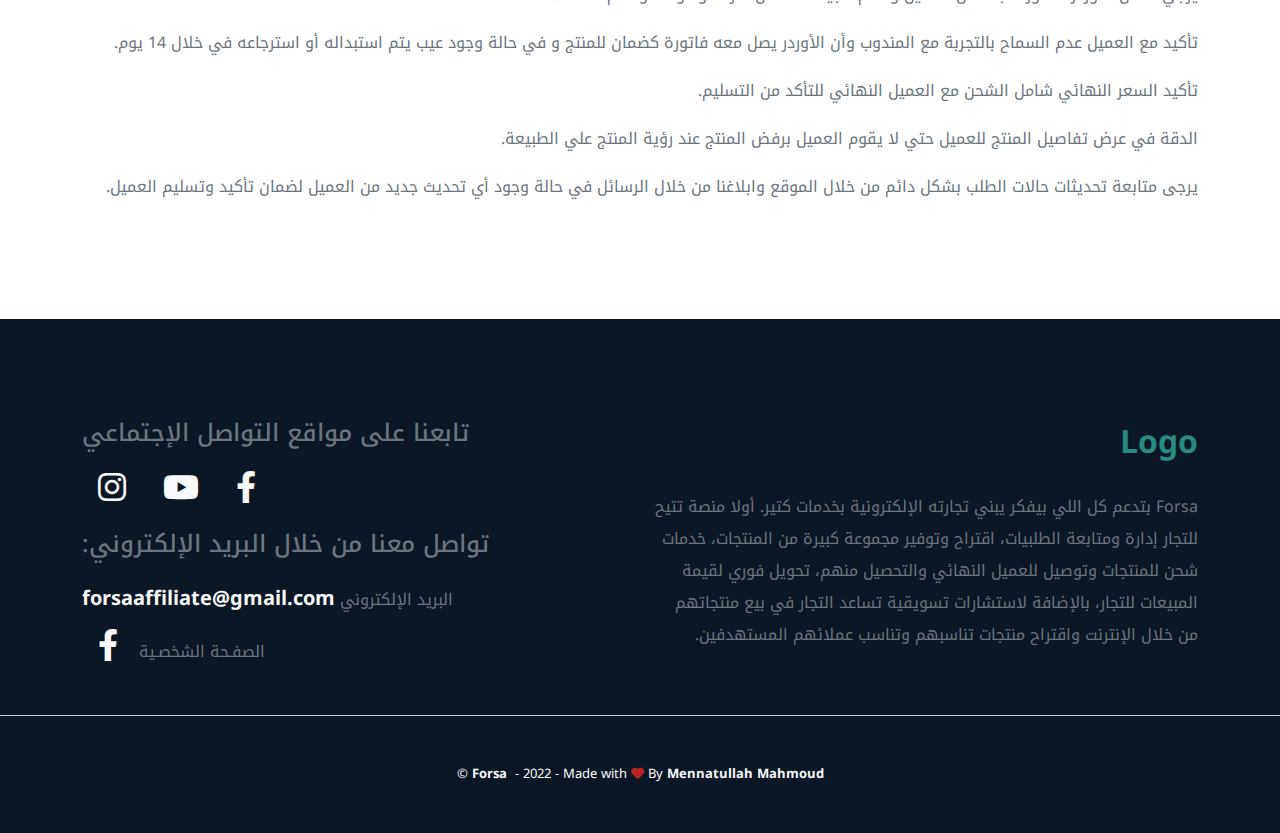
<file: info.html>
<!DOCTYPE html>
<html lang="ar" dir="rtl">
<head>
    <meta charset="UTF-8">
    <meta http-equiv="X-UA-Compatible" content="IE=edge">
    <meta name="viewport" content="width=device-width, initial-scale=1.0">
    <meta name="description" content="Forsa هو موقع بيع منتجات اونلاين ويوفر التواصل بين التجار و الزبائن">
    <meta name="keywords" content="شراء ,بيع,ملابس , ساعات و متجر اونلاين">
    <!-- Bootstrap link -->
    <link rel="stylesheet" href="https://cdn.jsdelivr.net/npm/bootstrap@5.2.0/dist/css/bootstrap.min.css">
    <!-- Noto Kufi Font -->
    <link rel="preconnect" href="https://fonts.googleapis.com">
    <link rel="preconnect" href="https://fonts.gstatic.com" crossorigin>
    <link href="https://fonts.googleapis.com/css2?family=Noto+Kufi+Arabic:wght@100;200;300;400;500;600;700;800;900&display=swap" rel="stylesheet">
    <!-- Style Sheets -->
    <link rel="stylesheet" href="css/all.min.css">
    <link rel="stylesheet" href="css/info.css">
    <link rel="stylesheet" href="css/Normalize.css">
    <title>Forsa - info</title>
</head>
<body>
    <!-- Header  -->
    <header>
        <div class="container d-flex justify-content-between align-items-center">
            <div class="logo-box d-flex justify-content-center align-items-center">
                <i class="icon fa-solid fa-bars text-light fs-4"></i>
                <a class="logo text-decoration-none fw-bold fs-2" href="index.html">Logo</a>
            </div>
            <ul class="active links list-unstyled p-4">
                <div class="pb-4 d-flex justify-content-between align-items-center">
                    <a class="logo text-decoration-none fw-bold fs-2" href="index.html">Logo</a>
                    <i class="cancel fa-solid fa-xmark"></i>
                </div>
                <li class="mb-2"><a class="text-decoration-none text-secondary" href="login.html">تسجيل الدخول</a></li>
                <li class="mb-2"><a class="text-decoration-none text-secondary" href="sign-up.html">انشاء حساب جديد</a></li>
                <li class="mb-2"><a class="text-decoration-none text-secondary" href="profile.html">بروفيل</a></li>
                <li class="mb-2"><a class="text-decoration-none text-secondary" href="orders.html">محفظة</a></li>
                <li class="mb-2"><a class="text-decoration-none text-secondary" href="wallet.html">تاريخ الطلبات</a></li>
                <li class="mb-2"><a class="text-decoration-none text-secondary" href="products.html">المنتجات</a></li>
                <li class="mb-2"><a class="text-decoration-none text-secondary" href="info.html">ملاحظات الشحن</a></li>
                <li class="mb-2"><a class="text-decoration-none text-secondary" href="info.html">ساسية الاستبدال</a></li>
            </ul>
            <input class="p-3" type="search" placeholder="ما الذي تبحث عنه؟">
            <div class="icons d-flex">
                <div class="mx-3 d-flex justify-content-center align-items-center">
                    <a class="ms-1" href="cart.html"><i class="text-secondary fa-solid fa-cart-shopping"></i></a>
                    <span class="fw-bold">0</span>
                </div>
                <div class="mx-3 d-flex justify-content-center align-items-center">
                    <a class="ms-1" href="fav.html"><i class="text-secondary fa-regular fa-heart"></i></a>
                    <span class="fw-bold">0</span>
                </div>
                <div class="user p-3 rounded mx-3 d-flex justify-content-between align-items-center">
                    <i class="text-secondary fa-regular fa-user"></i>
                    <i class="text-secondary fa-solid fa-chevron-down"></i>
                </div>
                <ul class="links-two list-unstyled p-0 m-0 rounded">
                    <li class="p-3"><a class="text-decoration-none" href="profile.html">
                        <img src="images/products/account.svg" alt="">
                        <span class="text-secondary fw-bold">حسابي</span>
                    </a></li>
                    <li class="p-3"><a class="text-decoration-none" href="wallet.html">
                        <img src="images/products/wallet.svg" alt="">
                        <span class="text-secondary fw-bold">المحفظة</span>
                    </a></li>
                    <li class="p-3"><a class="text-decoration-none" href="orders.html">
                        <img src="images/products/orders.svg" alt="">
                        <span class="text-secondary fw-bold">الطلبات</span>
                    </a></li>
                    <li class="p-3"><a class="text-decoration-none" href="">
                        <img src="images/products/logout.svg" alt="">
                        <span class="text-secondary fw-bold">تسجيل الخروج</span>
                    </a></li>
                </ul>
                <a class="d-flex justify-content-center align-items-center text-decoration-none" href=""><i class="me-3 text-secondary fa-regular fa-bell"></i></a>
            </div>
        </div>
    </header>
    <section class="info">
        <h2 class="mb-5 text-center">مراحل تغيير الطلب علي الموقع بعد تسجيله</h2>
        <div class="container">
            <div class="mb-5">
                <h3 class="position-relative pb-3">تم استلام الطلب</h3>
                <p class="lh-lg text-secondary">في خلال 24 ساعة من تسجيل الطلب يقوم فريق التأكيدات بتأكيد الطلب من خلال مكالمة تأكيدية مع العميل يتم فيها التأكيد على بيانات العميل واسم المنتج فقط، ويكون توقيت المكالمات من الساعة ۱۱ صباحًا وحتى ۹ مساءًا، في حالة تسجيل الطلب على الموقع قبل الساعة ۷ مساءاً يتم تأكيد الأوردر في نفس اليوم ليخرج للتسليم في اليوم التالي، وفي حالة التسجيل بعد الساعة ۷ مساءًا يتم تأكيده في اليوم التالي ليخرج للتسليم في اليوم الذي يليه.</p>
            </div>
            <div class="mb-5">
                <h3 class="position-relative pb-3">تم تعليق الطلب</h3>
                <p class="lh-lg text-secondary">في حالة عدم الرد على المكالمة التأكيدية الأولي، بيتم المحاولة مع العميل مرة أخرى في نفس اليوم، في حالة عدم الرد في المرتين نقوم بمحاولة ثالثة ورابعة في اليوم التالي حتى يتم الرد، في حالة عدم الرد نقوم بمحاولة خامسة وسادسة وسابعة في اليوم الثالث، يتم تعليق الطلب بعد نفاذ جميع المحاولات السبع.</p>
            </div>
            <div class="mb-5">
                <h3 class="position-relative pb-3">تم تأكيد الطلب</h3>
                <p class="lh-lg text-secondary">بعد تأكيد الطلب، يتم بدء احتساب موعد استلام العميل طبقاً للمحافظة التابع لها، والمواعيد الرسمية للتوصيل: القاهرة و الجيزة والأسكندرية خلال يومين عمل، محافظات الوجه البحري والقليوبية خلال ثلاثة أيام عمل، محافظات الصعيد وسيناء ومطروح والبحر الأحمر من يومين حتى 5 أيام عمل.</p>
            </div>
            <div class="mb-5">
                <h3 class="position-relative pb-3">في انتظار شركة الشحن</h3>
                <p class="lh-lg text-secondary">جاري تجهيز الشحنة وفي اِنتظار شركة الشحن لاستلام المنتج من المخزن الخاص بنا</p>
            </div>
            <div class="mb-5">
                <h3 class="position-relative pb-3">قيد التوصيل</h3>
                <p class="lh-lg text-secondary">الطلب تم تسليمه لشركة الشحن وسوف يصل للعميل خلال مواعيد الشحن الرسمية، ويتواصل المندوب مع العميل لتحديد موعد ويوم مناسب.</p>
            </div>
            <div class="mb-5">
                <h3 class="position-relative pb-3">تعليق التوصيل</h3>
                <p class="lh-lg text-secondary">يتم تعليق الطلب في عدة حالات وهي عدم رد العميل على مكالمات مندوب شركة الشحن أو وجود أي مشكلة في العنوان، أو تأجيل التوصيل من خلال العميل، ويتم تعليق الطلب مؤقتًا حتى يتم توضيح العنوان أو إرسال رقم آخر من الForsa لنا، أو في اليوم المحدد فيه الإستلام.</p>
            </div>
            <div class="mb-5">
                <h3 class="position-relative pb-3">إلغاء أو رفض الطلب</h3>
                <p class="lh-lg text-secondary">
                    في حالة قام العميل برفض الطلب أو إلغاؤه لأي سبب، يتم تغيير حالة الطلب الى "تم الرفض" مع توضيح السبب في الملاحظات ولا يتم إضافة أرباح الطلب الى محفظتك.</p>
            </div>
            <div class="mb-5">
                <h3 class="position-relative pb-3">تم التوصيل</h3>
                <p class="lh-lg text-secondary">يظهر ربح الطلب في خانة الربح المتوقع خلال من ٦-١٢ ساعة على الأكثر من استلام العميل، ويصبح قابل للصرف خلال ٢٤ ساعة من تاريخ الإستلام.</p>
            </div>
            <div>
                <h2 class="my-5 text-center">جدول اسعار الشحن</h2>
                <img class="mw-100 border" src="images/info/shipping-cost-august.jpeg" alt="">
            </div>
            <div>
                <h2 class="my-5 text-center">سياسة الاسترجاع و الاستبدال و الاستكمال</h2>
                <p class="lh-lg text-secondary">Forsa سهلت خدمة ما بعد البيع من خلال رقم واتساب مباشر يقدر عميلك يتواصل عليه في حالة طلب الاستبدال والاسترجاع، كل اللي عليك تضيف رقم الواتساب المباشر ده 01013785551 لمتجرك/صفحتك و إعلاناتك (يرجى التنويه أن الرقم يعمل واتساب فقط) وهيتم عمل الاستبدال/الاسترجاع عند تواصل عميلك من خلاله من غير ما تشغل بالك بيه.</p>
                <p class="lh-lg text-secondary">ملحوظة:</p>
                <p class="lh-lg text-secondary">في حالة الاستبدال لن يتم تعليق الربح.</p>
                <p class="lh-lg text-secondary">
                    في حالة الاسترجاع، يتم تحويل المبلغ على رقم الكاش الموضح في الطلب بعد 72 ساعة من وصول المنتج للمخازن، وذلك لفحص المنتج والتأكد من حالته، في حالة عدم وجود أي عيب أو مشكلة من المنتج بيتم خصم 30% من القيمة المدفوعة</p>
            </div>
            <div>
                <h2 class="my-5 text-center">طلبات الصرف وسحب الأرباح</h2>
                <p class="lh-lg text-secondary">يمكن للForsa سحب الأرباح القابلة للصرف في أي يوم في الأسبوع، ويتم تحويل الأرباح بعد 6 - 12 ساعة عمل بعد مرور 24 ساعة من تأكيد حالة الطلب الى تم التسليم للعميل، وتتم عملية السحب عن طريق أي رقم مفعل به خدمة كاش (فودافون – اتصالات – أورانج – وي )، محفظة بنكية، أو عن طريق تحويل بنكي بحد أدنى 3000 جنيه.</p>
            </div>
            <div>
                <h2 class="my-5 text-center">نصائح لزيادة نسب التسليم و سرعة التوصيل</h2>
                <p class="lh-lg text-secondary">تأكد من بيانات العميل (الأسم ثنائي و رقم التليفون) إضافة رقم تليفون آخر لزيادة إحتمال الرد على المكالمة التأكيدية والمندوب.</p>
                <p class="lh-lg text-secondary">يرجى إبلاغ كل العملاء أن ينتظروا مكالمة تأكيدية من رقم غريب خاص بشركة الشحن لتأكيد الاوردر و بعدها الرد على المندوب عند التسليم و ان يكون الموبايل متاح للرد.</p>
                <p class="lh-lg text-secondary">يرجى التأكد من وجود عنوان واضح (المحافظة-المنطقة-الشارع-العمارة-الدور-الشقة) إذا كان شارع فرعي فيرجى ذكر الشارع الرئيسي مع وجود علامة مميزة تساعد جداً على سرعة وصول المندوب للمكان وزيادة نسب التسليم.</p>
                <p class="lh-lg text-secondary">يرجي ادخال الاوردرات فور طلبها من العميل و عدم تأجيلها لضمان سرعة وصولها و عدم الالغاء.</p>
                <p class="lh-lg text-secondary">تأكيد مع العميل عدم السماح بالتجربة مع المندوب وأن الأوردر يصل معه فاتورة كضمان للمنتج و في حالة وجود عيب يتم استبداله أو استرجاعه في خلال 14 يوم.</p>
                <p class="lh-lg text-secondary">تأكيد السعر النهائي شامل الشحن مع العميل النهائي للتأكد من التسليم.</p>
                <p class="lh-lg text-secondary">الدقة في عرض تفاصيل المنتج للعميل حتي لا يقوم العميل برفض المنتج عند رؤية المنتج علي الطبيعة.</p>
                <p class="lh-lg text-secondary">يرجى متابعة تحديثات حالات الطلب بشكل دائم من خلال الموقع وابلاغنا من خلال الرسائل في حالة وجود أي تحديث جديد من العميل لضمان تأكيد وتسليم العميل.</p>
            </div>
        </div>
    </section>
    <footer>
        <div class="container">
            <div class="row">
                <div class="mb-5 col-12 col-sm-12 col-lg-6">
                    <div class="box">
                        <a class="logo text-decoration-none fw-bold fs-2 mb-4 d-block" href="index.html">Logo</a>
                        <p class="text-secondary lh-lg">Forsa بتدعم كل اللي بيفكر يبني تجارته الإلكترونية بخدمات كتير. أولا منصة تتيح للتجار إدارة ومتابعة الطلبيات، اقتراح وتوفير مجموعة كبيرة من المنتجات، خدمات شحن للمنتجات وتوصيل للعميل النهائي والتحصيل منهم، تحويل فوري لقيمة المبيعات للتجار، بالإضافة لاستشارات تسويقية تساعد التجار في بيع منتجاتهم من خلال الإنترنت واقتراح منتجات تناسبهم وتناسب عملائهم المستهدفين.</p>
                    </div>
                </div>
                <div class="left mb-5 col-12 col-sm-12 col-lg-6">
                    <div class="box">
                        <h4 class="text-secondary mb-4">تابعنا على مواقع التواصل الإجتماعي</h4>
                        <div class="mb-4">
                            <a href="https://www.facebook.com/ForsaAffiliate"><i class="facebook mx-3 fa-brands fa-facebook-f fs-2 text-light"></i></a>
                            <a href="https://youtube.com/channel/UCroQbiF89ZG46_8QAhSjweg"><i class="youtube mx-3 fa-brands fa-youtube fs-2 text-light"></i></a>
                            <a href="https://www.instagram.com/forsa_affiliate7/?hl=en"><i class="insta mx-3 fa-brands fa-instagram fs-2 text-light"></i></a>
                        </div>
                        <h4 class="text-secondary mb-4">تواصل معنا من خلال البريد الإلكتروني:</h4>
                        <span class="text-secondary">البريد الإلكتروني </span>
                        <a class="text-decoration-none fw-bold fs-5 text-light" href="mailto:forsaaffiliate@gmail.com">forsaaffiliate@gmail.com</a>
                        <div class="mt-3">
                            <span class="text-secondary">الصفـحة الشخصـية </span>
                            <a href="https://www.facebook.com/BrandAbdallahMohamed"><i class="facebook mx-3 fa-brands fa-facebook-f fs-2 text-light"></i></a>
                        </div>
                    </div>
                </div>
            </div>
        </div>
        <div class="copy text-center">
            <p class="text-light mt-5 mb-0"><span class="fw-bold mx-1">Forsa</span> - 2022 - Made with <i class="fa-solid fa-heart"></i> By <a class="text-decoration-none text-light fw-bold" href="https://www.facebook.com/profile.php?id=100077184805922" target="_blank">Mennatullah Mahmoud</a>&copy;</p>
        </div>
    </footer>
    <div class="to-top d-flex justify-content-center align-items-center position-fixed" title="To Top">
        <i class="fa-solid fa-chevron-up"></i>
    </div>
    <script src="js/info.js"></script>
</body>
</html>
</file>
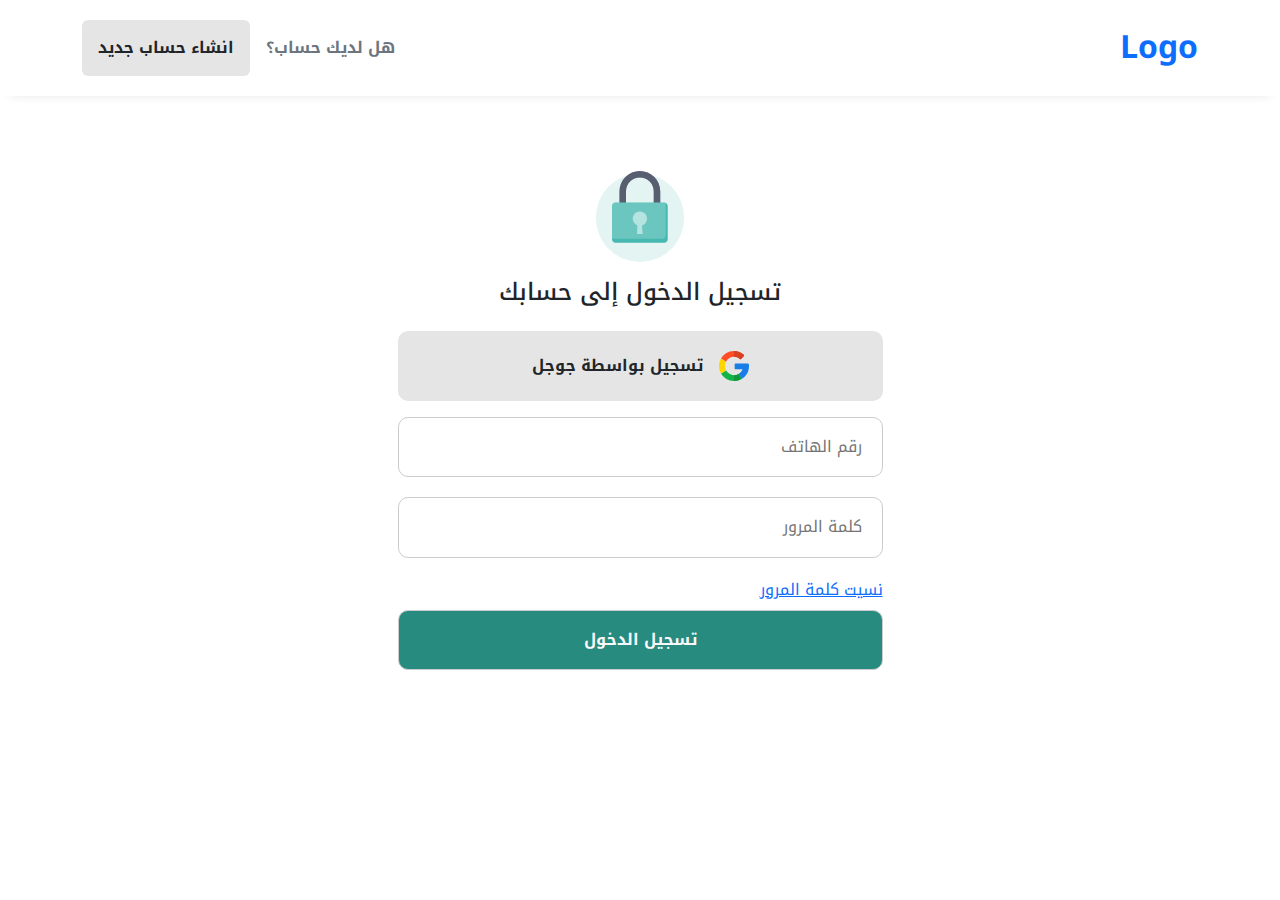
<file: login.html>
<!DOCTYPE html>
<html lang="ar" dir="rtl">
<head>
    <meta charset="UTF-8">
    <meta http-equiv="X-UA-Compatible" content="IE=edge">
    <meta name="viewport" content="width=device-width, initial-scale=1.0">
    <meta name="description" content="Forsa هو موقع بيع منتجات اونلاين ويوفر التواصل بين التجار و الزبائن">
    <meta name="keywords" content="شراء ,بيع,ملابس , ساعات و متجر اونلاين">
    <!-- Bootstrap link -->
    <link rel="stylesheet" href="https://cdn.jsdelivr.net/npm/bootstrap@5.2.0/dist/css/bootstrap.min.css">
    <!-- Noto Kufi Font -->
    <link rel="preconnect" href="https://fonts.googleapis.com">
    <link rel="preconnect" href="https://fonts.gstatic.com" crossorigin>
    <link href="https://fonts.googleapis.com/css2?family=Noto+Kufi+Arabic:wght@100;200;300;400;500;600;700;800;900&display=swap" rel="stylesheet">
    <!-- Style Sheets -->
    <link rel="stylesheet" href="css/all.min.css">
    <link rel="stylesheet" href="css/login.css">
    <link rel="stylesheet" href="css/Normalize.css">
    <title>Forsa - Login</title>
</head>
<body>
    <header>
        <div class="container d-flex justify-content-between align-items-center">
            <a class="logo text-decoration-none fw-bold fs-2" href="index.html">Logo</a>
            <div class="login d-flex justify-content-center align-items-center">
                <span class="fw-bold text-secondary ms-3">هل لديك حساب؟</span>
                <a class="login-link fw-bold rounded text-dark text-decoration-none p-3 " href="sign-up.html">انشاء حساب جديد</a>
            </div>
        </div>
    </header>
    <section class="form">
        <div class="container">
            <form id="form" class="d-flex m-auto" action="">
                <img class="login-img mw-100 mb-3" src="images/login/login-lock.svg" alt="">
                <h4 class="mb-4 text-center">تسجيل الدخول إلى حسابك</h4>
                <a class="google-box mb-3 text-decoration-none text-dark fw-bold d-flex justify-content-center align-items-center m-auto" href="">
                    <img class="mw-100 ms-3 my-0" src="images/login/google_logo.svg" alt="">
                    <span> تسجيل بواسطة جوجل</span>
                </a>
                <input id="num" type="text" name="" required placeholder="رقم الهاتف">
                <input id="fir-password" type="password" name="" required placeholder="كلمة المرور">
                <a class="mb-2" href="forgetpassword.html">نسيت كلمة المرور</a>
                <input id="submit" class="submit text-light fw-bold" required type="submit" value="تسجيل الدخول">
            </form>
        </div>
    </section>
</body>
</html>
</file>
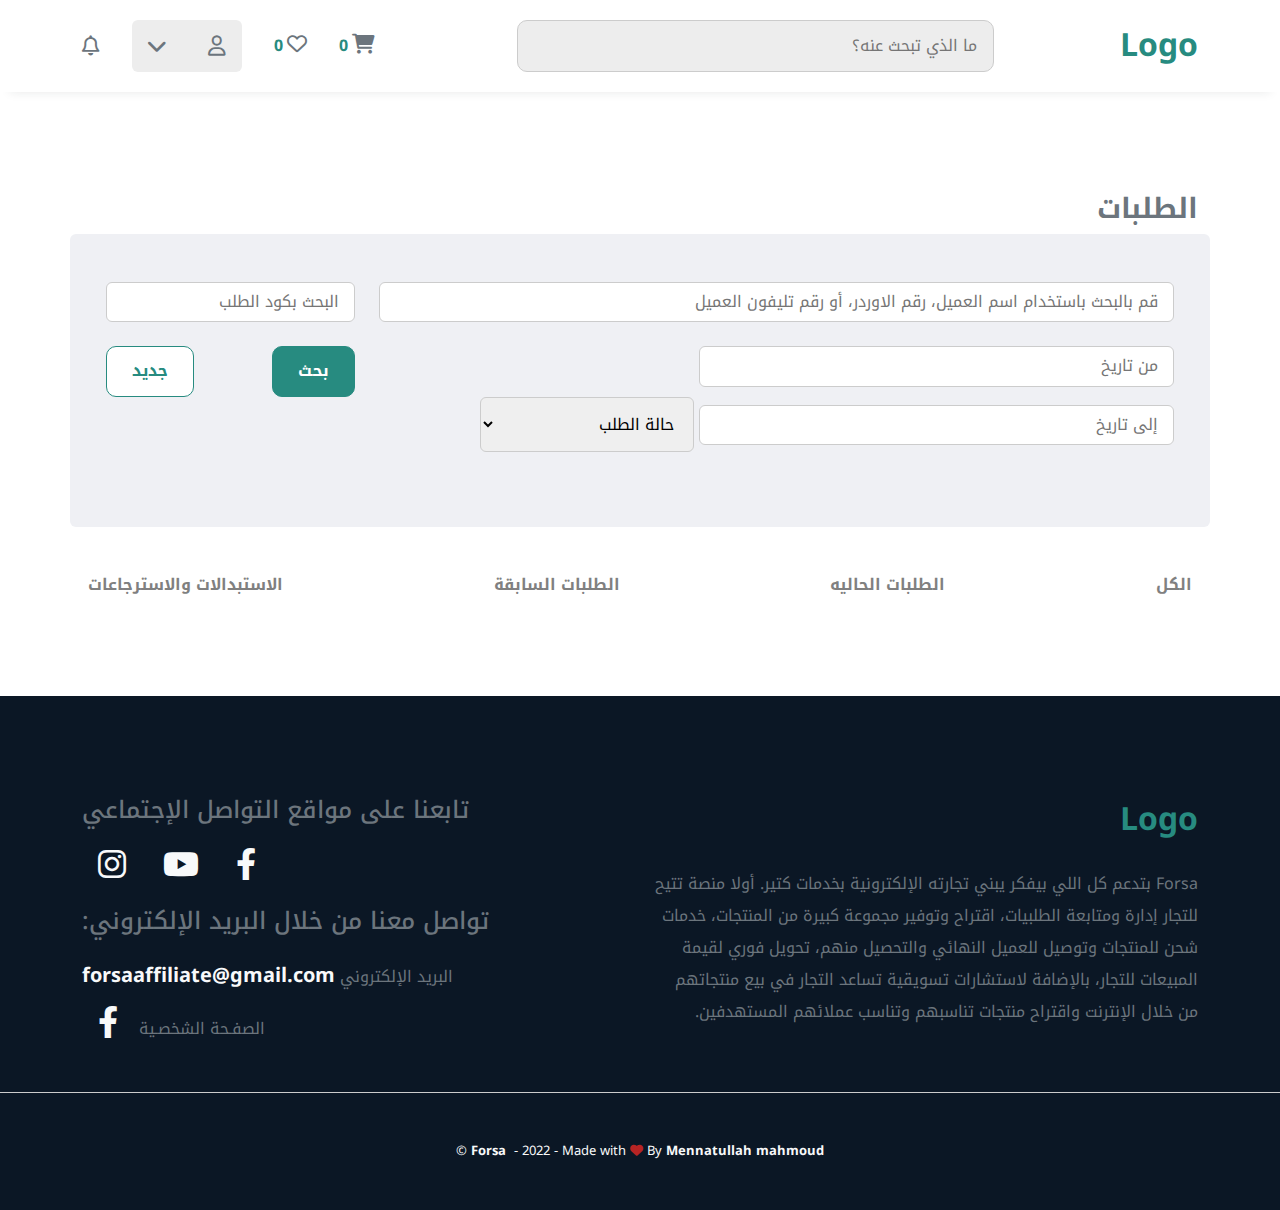
<file: orders.html>
<!DOCTYPE html>
<html lang="ar" dir="rtl">
<head>
    <meta charset="UTF-8">
    <meta http-equiv="X-UA-Compatible" content="IE=edge">
    <meta name="viewport" content="width=device-width, initial-scale=1.0">
    <meta name="description" content="Forsa هو موقع بيع منتجات اونلاين ويوفر التواصل بين التجار و الزبائن">
    <meta name="keywords" content="شراء ,بيع,ملابس , ساعات و متجر اونلاين">
    <!-- Bootstrap link -->
    <link rel="stylesheet" href="https://cdn.jsdelivr.net/npm/bootstrap@5.2.0/dist/css/bootstrap.min.css">
    <!-- Noto Kufi Font -->
    <link rel="preconnect" href="https://fonts.googleapis.com">
    <link rel="preconnect" href="https://fonts.gstatic.com" crossorigin>
    <link href="https://fonts.googleapis.com/css2?family=Noto+Kufi+Arabic:wght@100;200;300;400;500;600;700;800;900&display=swap" rel="stylesheet">
    <!-- Style Sheets -->
    <link rel="stylesheet" href="css/all.min.css">
    <link rel="stylesheet" href="css/orders.css">
    <link rel="stylesheet" href="css/Normalize.css">
    <title>Forsa - Orders</title>
</head>
<body>
    <!-- Header  -->
    <header>
        <div class="container d-flex justify-content-between align-items-center">
            <div class="logo-box d-flex justify-content-center align-items-center">
                <i class="icon fa-solid fa-bars text-light fs-4"></i>
                <a class="logo text-decoration-none fw-bold fs-2" href="index.html">Logo</a>
            </div>
            <ul class="active links list-unstyled p-4">
                <div class="pb-4 d-flex justify-content-between align-items-center">
                    <a class="logo text-decoration-none fw-bold fs-2" href="index.html">Logo</a>
                    <i class="cancel fa-solid fa-xmark"></i>
                </div>
                <li class="mb-2"><a class="text-decoration-none text-secondary" href="login.html">تسجيل الدخول</a></li>
                <li class="mb-2"><a class="text-decoration-none text-secondary" href="sign-up.html">انشاء حساب جديد</a></li>
                <li class="mb-2"><a class="text-decoration-none text-secondary" href="profile.html">بروفيل</a></li>
                <li class="mb-2"><a class="text-decoration-none text-secondary" href="wallet.html">محفظة</a></li>
                <li class="mb-2"><a class="text-decoration-none text-secondary" href="orders.html">تاريخ الطلبات</a></li>
                <li class="mb-2"><a class="text-decoration-none text-secondary" href="products.html">المنتجات</a></li>
                <li class="mb-2"><a class="text-decoration-none text-secondary" href="info.html">ملاحظات الشحن</a></li>
                <li class="mb-2"><a class="text-decoration-none text-secondary" href="info.html">ساسية الاستبدال</a></li>
            </ul>
            <input class="p-3" type="search" placeholder="ما الذي تبحث عنه؟">
            <div class="icons d-flex">
                <div class="mx-3 d-flex justify-content-center align-items-center">
                    <a class="ms-1" href="cart.html"><i class="text-secondary fa-solid fa-cart-shopping"></i></a>
                    <span class="fw-bold">0</span>
                </div>
                <div class="mx-3 d-flex justify-content-center align-items-center">
                    <a class="ms-1" href="fav.html"><i class="text-secondary fa-regular fa-heart"></i></a>
                    <span class="fw-bold">0</span>
                </div>
                <div class="user p-3 rounded mx-3 d-flex justify-content-between align-items-center">
                    <i class="text-secondary fa-regular fa-user"></i>
                    <i class="text-secondary fa-solid fa-chevron-down"></i>
                </div>
                <ul class="links-two list-unstyled p-0 m-0 rounded">
                    <li class="p-3"><a class="text-decoration-none" href="profile.html">
                        <img src="images/products/account.svg" alt="">
                        <span class="text-secondary fw-bold">حسابي</span>
                    </a></li>
                    <li class="p-3"><a class="text-decoration-none" href="wallet.html">
                        <img src="images/products/wallet.svg" alt="">
                        <span class="text-secondary fw-bold">المحفظة</span>
                    </a></li>
                    <li class="p-3"><a class="text-decoration-none" href="orders.html">
                        <img src="images/products/orders.svg" alt="">
                        <span class="text-secondary fw-bold">الطلبات</span>
                    </a></li>
                    <li class="p-3"><a class="text-decoration-none" href="">
                        <img src="images/products/logout.svg" alt="">
                        <span class="text-secondary fw-bold">تسجيل الخروج</span>
                    </a></li>
                </ul>
                <a class="d-flex justify-content-center align-items-center text-decoration-none" href=""><i class="me-3 text-secondary fa-regular fa-bell"></i></a>
            </div>
        </div>
    </header>
    <section class="orders">
        <div class="container">
            <h3 class="fw-bold text-secondary">الطلبات</h3>
            <div class="row p-4 rounded">
                <div class="col-12 col-sm-12 col-lg-9">
                    <div class="mb-5">
                        <input class="search my-4" type="search" placeholder="قم بالبحث باستخدام اسم العميل، رقم الاوردر، أو رقم تليفون العميل">
                        <div>
                            <input type="text" name="" id="" placeholder="من تاريخ">
                            <input type="text" name="" id="" placeholder="إلى تاريخ">
                            <select name="" id="" placeholder="إلى تاريخ">
                                <option value="">حالة الطلب</option>
                                <option value="">تم استلام الطلب</option>
                                <option value="">تم تأكيد الطلب</option>
                                <option value="">في انتظار شركة الشحن</option>
                                <option value="">تأخير في الاوردر</option>
                                <option value="">التوصيل قيد التقدم</option>
                                <option value="">تم التوصيل</option>
                                <option value="">تم تعليق الطلب</option>
                                <option value="">تم إلغاء الطلب</option>
                                <option value="">الForsa ألغى الطلب</option>
                                <option value="">تم تعليق التوصيل </option>
                                <option value="">الإسترجاع قيد التقدم</option>
                                <option value="">تم الإسترجاع</option>
                                <option value="">الاستبدال قيد التقدم</option>
                                <option value="">تم الاستبدال</option>
                                <option value="">الاستكمال قيد التنفيذ</option>
                                <option value="">تم الاستكمال</option>
                                <option value="">الاسترجاع قيد التنفيذ</option>
                                <option value="">تم الاسترجاع</option>
                            </select>
                        </div>
                    </div>
                </div>
                <div class="col-12 col-sm-12 col-lg-3">
                    <div class="mb-5">
                        <input class="search my-4" type="search" name="" id="" placeholder="البحث بكود الطلب">
                        <div class="btns d-flex justify-content-between align-items-center">
                            <button> بحث </button>
                            <button> جديد </button>
                        </div>
                    </div>
                </div>
            </div>
            <div class="select-box mt-5 d-flex justify-content-between align-items-center">
                <button> الكل </button>
                <button> الطلبات الحاليه </button>
                <button> الطلبات السابقة </button>
                <button> الاستبدالات والاسترجاعات </button>
            </div>
        </div>
    </section>
    <footer>
        <div class="container">
            <div class="row">
                <div class="mb-5 col-12 col-sm-12 col-lg-6">
                    <div class="box">
                        <a class="logo text-decoration-none fw-bold fs-2 mb-4 d-block" href="index.html">Logo</a>
                        <p class="text-secondary lh-lg">Forsa بتدعم كل اللي بيفكر يبني تجارته الإلكترونية بخدمات كتير. أولا منصة تتيح للتجار إدارة ومتابعة الطلبيات، اقتراح وتوفير مجموعة كبيرة من المنتجات، خدمات شحن للمنتجات وتوصيل للعميل النهائي والتحصيل منهم، تحويل فوري لقيمة المبيعات للتجار، بالإضافة لاستشارات تسويقية تساعد التجار في بيع منتجاتهم من خلال الإنترنت واقتراح منتجات تناسبهم وتناسب عملائهم المستهدفين.</p>
                    </div>
                </div>
                <div class="left mb-5 col-12 col-sm-12 col-lg-6">
                    <div class="box">
                        <h4 class="text-secondary mb-4">تابعنا على مواقع التواصل الإجتماعي</h4>
                        <div class="mb-4">
                            <a href="https://www.facebook.com/ForsaAffiliate"><i class="facebook mx-3 fa-brands fa-facebook-f fs-2 text-light"></i></a>
                            <a href="https://youtube.com/channel/UCroQbiF89ZG46_8QAhSjweg"><i class="youtube mx-3 fa-brands fa-youtube fs-2 text-light"></i></a>
                            <a href="https://www.instagram.com/forsa_affiliate7/?hl=en"><i class="insta mx-3 fa-brands fa-instagram fs-2 text-light"></i></a>
                        </div>
                        <h4 class="text-secondary mb-4">تواصل معنا من خلال البريد الإلكتروني:</h4>
                        <span class="text-secondary">البريد الإلكتروني </span>
                        <a class="text-decoration-none fw-bold fs-5 text-light" href="mailto:forsaaffiliate@gmail.com">forsaaffiliate@gmail.com</a>
                        <div class="mt-3">
                            <span class="text-secondary">الصفـحة الشخصـية </span>
                            <a href="https://www.facebook.com/BrandAbdallahMohamed"><i class="facebook mx-3 fa-brands fa-facebook-f fs-2 text-light"></i></a>
                        </div>
                    </div>
                </div>
            </div>
        </div>
        <div class="copy text-center">
            <p class="text-light mt-5 mb-0"><span class="fw-bold mx-1">Forsa</span> - 2022 - Made with <i class="fa-solid fa-heart"></i> By <a class="text-decoration-none text-light fw-bold" href="https://www.facebook.com/profile.php?id=100077184805922" target="_blank">Mennatullah mahmoud</a>&copy;</p>
        </div>
    </footer>
    <div class="to-top d-flex justify-content-center align-items-center position-fixed" title="To Top">
        <i class="fa-solid fa-chevron-up"></i>
    </div>
    <script src="js/orders.js"></script>
</body>
</html>
</file>
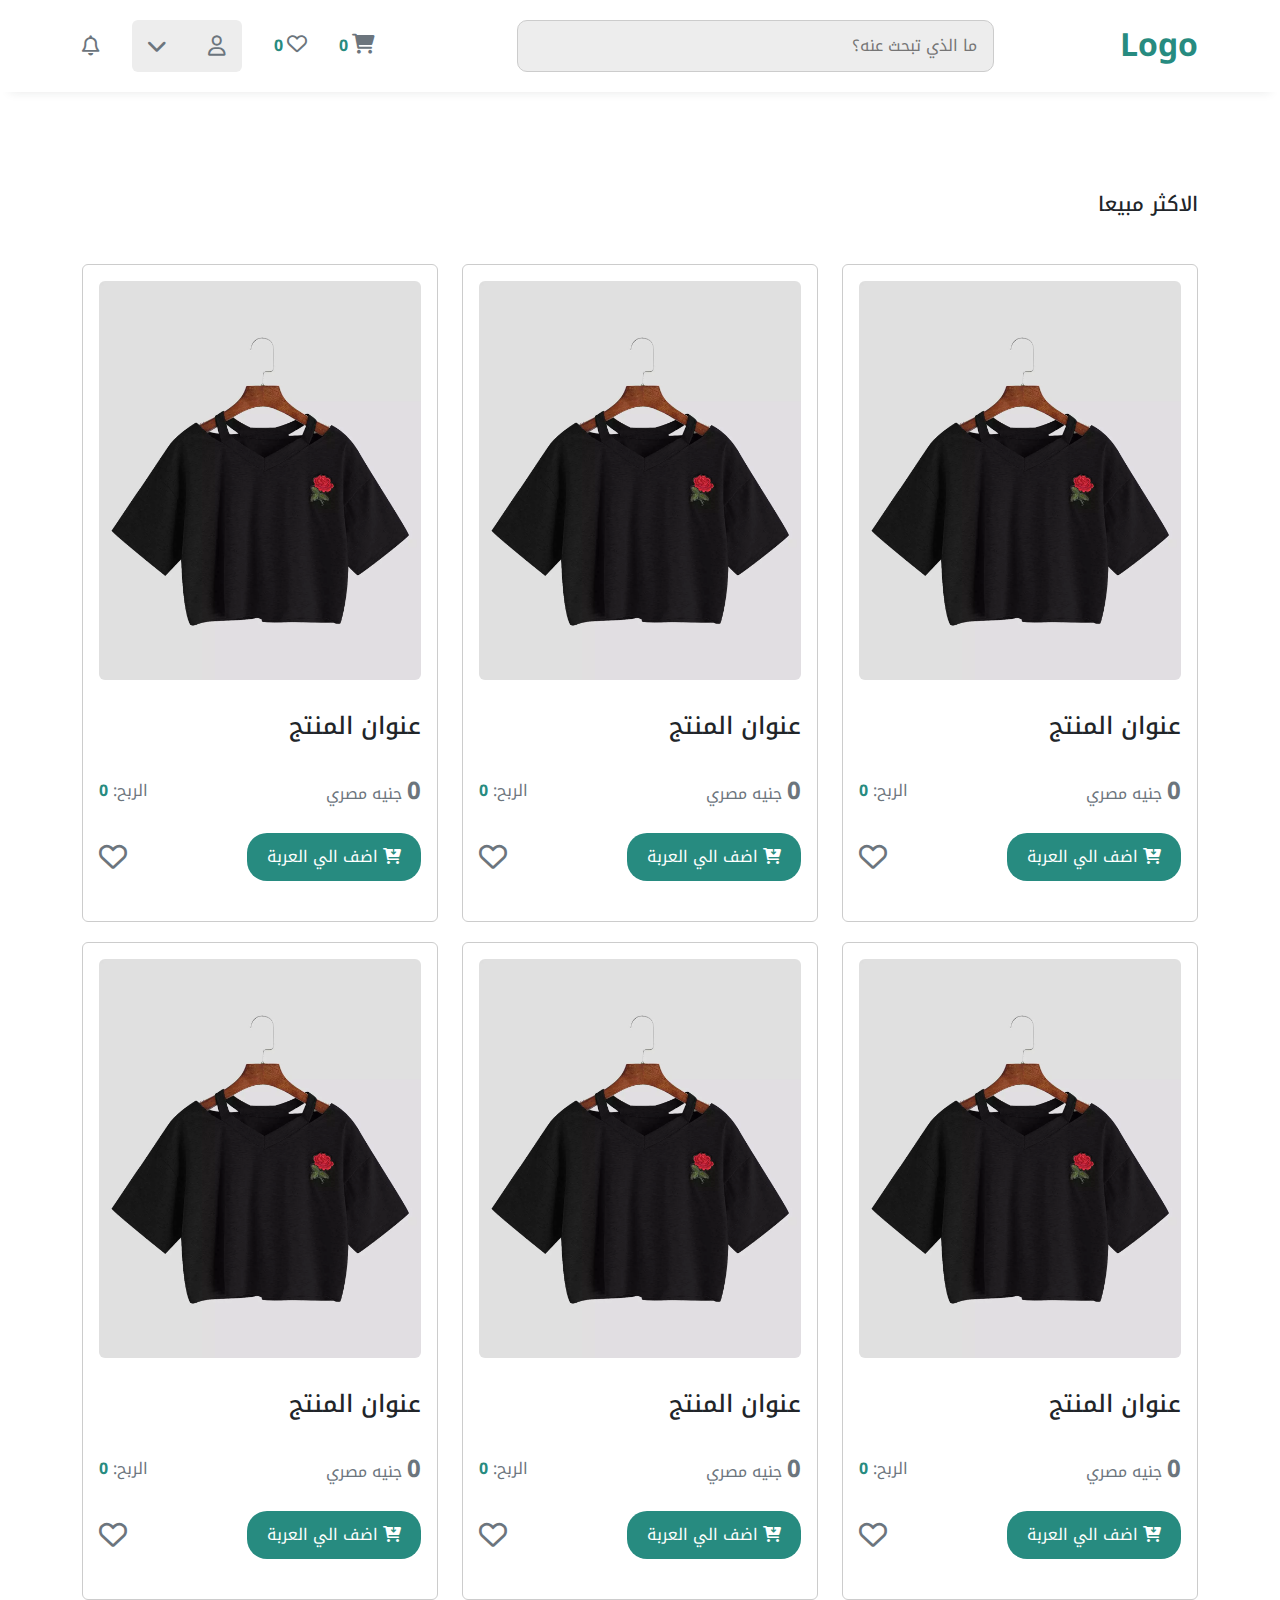
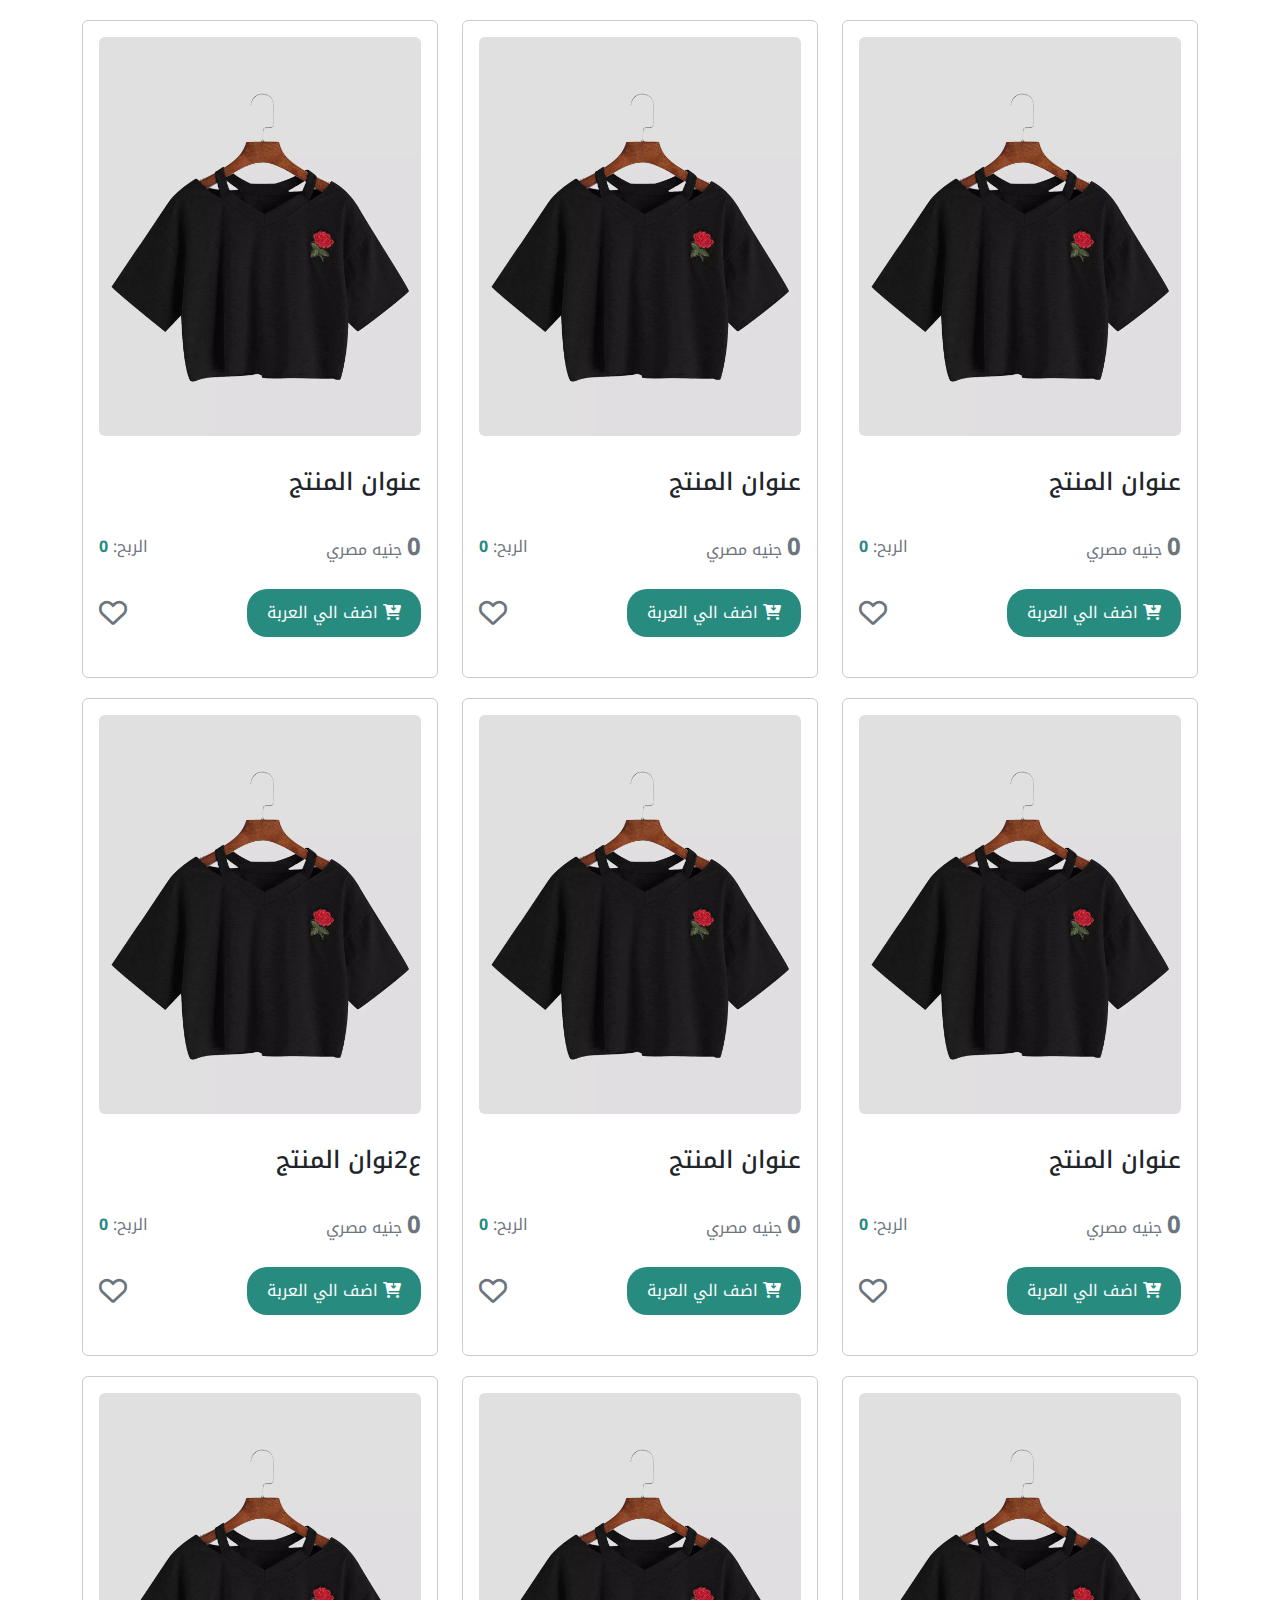
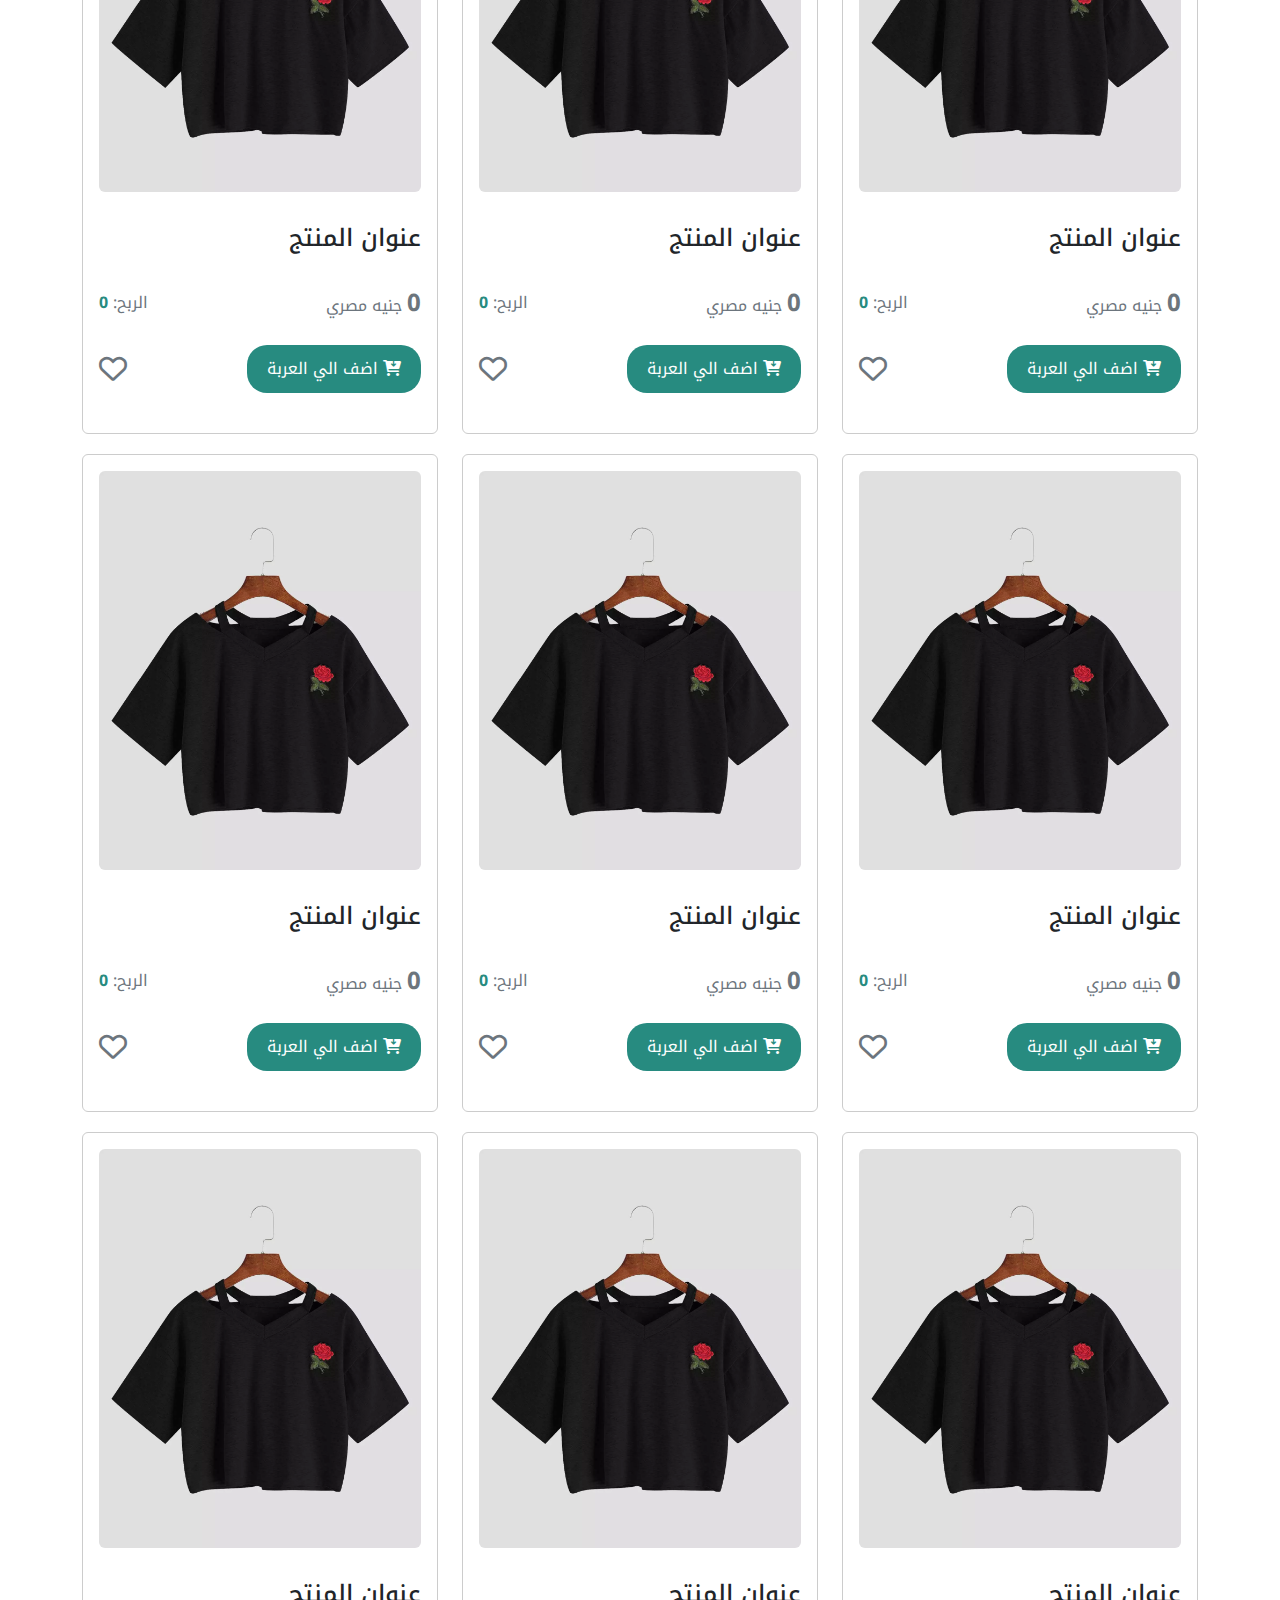
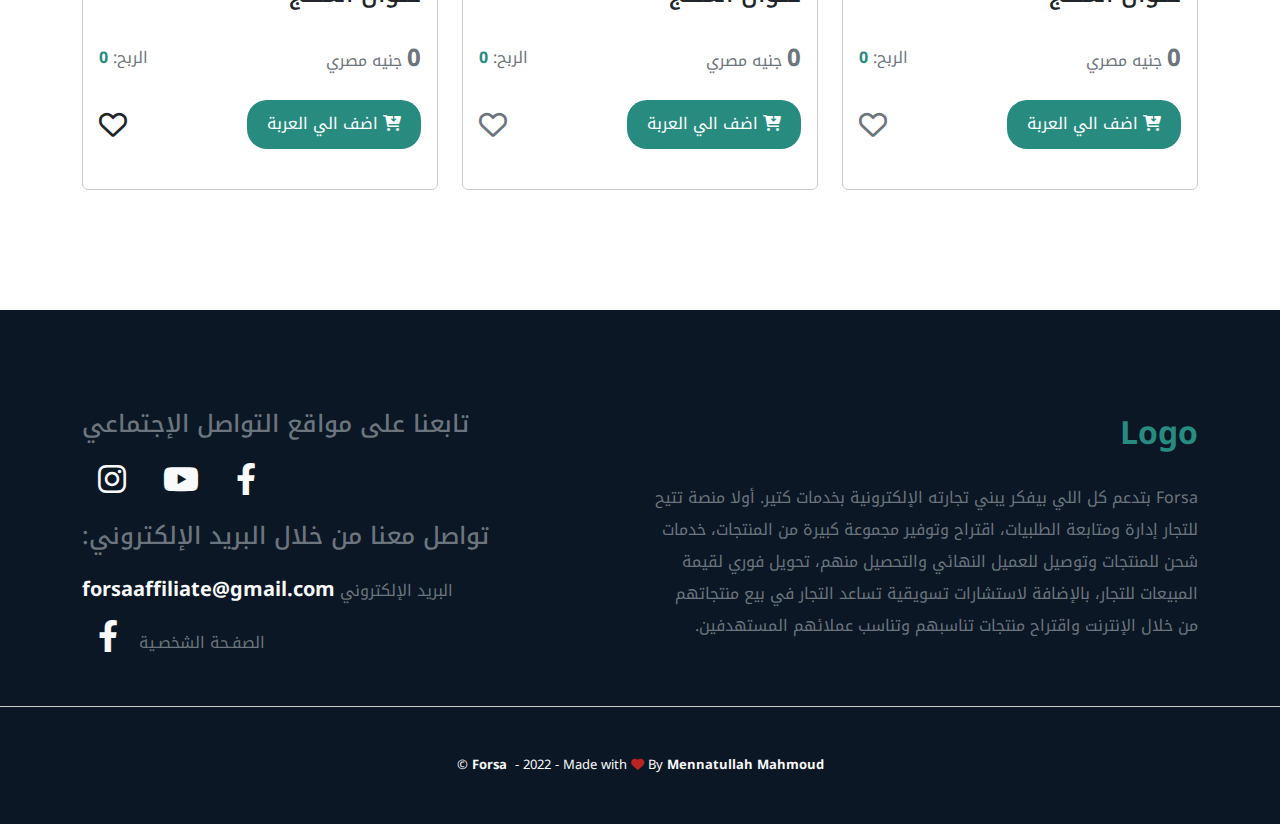
<file: products.html>
<!DOCTYPE html>
<html lang="ar" dir="rtl">
<head>
    <meta charset="UTF-8">
    <meta http-equiv="X-UA-Compatible" content="IE=edge">
    <meta name="viewport" content="width=device-width, initial-scale=1.0">
    <meta name="description" content="Forsa هو موقع بيع منتجات اونلاين ويوفر التواصل بين التجار و الزبائن">
    <meta name="keywords" content="شراء ,بيع,ملابس , ساعات و متجر اونلاين">
    <!-- Bootstrap link -->
    <link rel="stylesheet" href="https://cdn.jsdelivr.net/npm/bootstrap@5.2.0/dist/css/bootstrap.min.css">
    <!-- Noto Kufi Font -->
    <link rel="preconnect" href="https://fonts.googleapis.com">
    <link rel="preconnect" href="https://fonts.gstatic.com" crossorigin>
    <link href="https://fonts.googleapis.com/css2?family=Noto+Kufi+Arabic:wght@100;200;300;400;500;600;700;800;900&display=swap" rel="stylesheet">
    <!-- Style Sheets -->
    <link rel="stylesheet" href="css/all.min.css">
    <link rel="stylesheet" href="css/products.css">
    <link rel="stylesheet" href="css/Normalize.css">
    <title>Forsa - Products</title>
</head>
<body>
    <!-- Header  -->
    <header>
        <div class="container d-flex justify-content-between align-items-center">
            <div class="logo-box d-flex justify-content-center align-items-center">
                <i class="icon fa-solid fa-bars text-light fs-4"></i>
                <a class="logo text-decoration-none fw-bold fs-2" href="index.html">Logo</a>
            </div>
            <ul class="active links list-unstyled p-4">
                <div class="pb-4 d-flex justify-content-between align-items-center">
                    <a class="logo text-decoration-none fw-bold fs-2" href="index.html">Logo</a>
                    <i class="cancel fa-solid fa-xmark"></i>
                </div>
                <li class="mb-2"><a class="text-decoration-none text-secondary" href="login.html">تسجيل الدخول</a></li>
                <li class="mb-2"><a class="text-decoration-none text-secondary" href="sign-up.html">انشاء حساب جديد</a></li>
                <li class="mb-2"><a class="text-decoration-none text-secondary" href="profile.html">بروفيل</a></li>
                <li class="mb-2"><a class="text-decoration-none text-secondary" href="wallet.html">محفظة</a></li>
                <li class="mb-2"><a class="text-decoration-none text-secondary" href="orders.html">تاريخ الطلبات</a></li>
                <li class="mb-2"><a class="text-decoration-none text-secondary" href="products.html">المنتجات</a></li>
                <li class="mb-2"><a class="text-decoration-none text-secondary" href="info.html">ملاحظات الشحن</a></li>
                <li class="mb-2"><a class="text-decoration-none text-secondary" href="info.html">ساسية الاستبدال</a></li>
            </ul>
            <input class="p-3" type="search" placeholder="ما الذي تبحث عنه؟">
            <div class="icons d-flex">
                <div class="mx-3 d-flex justify-content-center align-items-center">
                    <a class="ms-1" href="cart.html"><i class="text-secondary fa-solid fa-cart-shopping"></i></a>
                    <span class="fw-bold">0</span>
                </div>
                <div class="mx-3 d-flex justify-content-center align-items-center">
                    <a class="ms-1" href="fav.html"><i class="text-secondary fa-regular fa-heart"></i></a>
                    <span class="fw-bold">0</span>
                </div>
                <div class="user p-3 rounded mx-3 d-flex justify-content-between align-items-center">
                    <i class="text-secondary fa-regular fa-user"></i>
                    <i class="text-secondary fa-solid fa-chevron-down"></i>
                </div>
                <ul class="links-two list-unstyled p-0 m-0 rounded">
                    <li class="p-3"><a class="text-decoration-none" href="profile.html">
                        <img src="images/products/account.svg" alt="">
                        <span class="text-secondary fw-bold">حسابي</span>
                    </a></li>
                    <li class="p-3"><a class="text-decoration-none" href="wallet.html">
                        <img src="images/products/wallet.svg" alt="">
                        <span class="text-secondary fw-bold">المحفظة</span>
                    </a></li>
                    <li class="p-3"><a class="text-decoration-none" href="orders.html">
                        <img src="images/products/orders.svg" alt="">
                        <span class="text-secondary fw-bold">الطلبات</span>
                    </a></li>
                    <li class="p-3"><a class="text-decoration-none" href="">
                        <img src="images/products/logout.svg" alt="">
                        <span class="text-secondary fw-bold">تسجيل الخروج</span>
                    </a></li>
                </ul>
                <a class="d-flex justify-content-center align-items-center text-decoration-none" href=""><i class="me-3 text-secondary fa-regular fa-bell"></i></a>
            </div>
        </div>
    </header>
    <section class="products">
        <div class="container">
            <h5 class=" text-decoration-none mb-5">الاكثر مبيعا</h5>
            <div class="row">
                <div class="col-12 col-sm-6 col-lg-4">
                    <div class="box p-3 rounded">
                        <a href=""><img class="mw-100 rounded img"  src="images/products/product-14.jpg" alt=""></a>
                        <h4 class="my-3 py-3">عنوان المنتج</h4>
                        <div class="d-flex justify-content-between align-items-center">
                            <span class="text-secondary"><span class="fw-bold fs-4 money">0</span> جنيه مصري</span>
                            <span class="text-secondary">الربح: <span class="price fw-bold">0</span></span>
                        </div>
                        <div class="my-4 d-flex justify-content-between align-items-center">
                            <button>
                                <i class="fa-solid fa-cart-arrow-down"></i>
                                <span>اضف الي العربة </span>
                            </button>
                            <i class="heart-two fs-3 text-secondary fa-regular fa-heart"></i>
                        </div>
                    </div>
                </div>
                <div class="col-12 col-sm-6 col-lg-4">
                    <div class="box p-3 rounded">
                        <a href=""><img class="mw-100 rounded" src="images/products/product-14.jpg" alt=""></a>
                        <h4 class="my-3 py-3">عنوان المنتج</h4>
                        <div class="d-flex justify-content-between align-items-center">
                            <span class="text-secondary"><span class="fw-bold fs-4">0</span> جنيه مصري</span>
                            <span class="text-secondary">الربح: <span class="price fw-bold">0</span></span>
                        </div>
                        <div class="my-4 d-flex justify-content-between align-items-center">
                            <button>
                                <i class="fa-solid fa-cart-arrow-down"></i>
                                <span>اضف الي العربة </span>
                            </button>
                            <i class="heart-two fs-3 text-secondary fa-regular fa-heart"></i>
                        </div>
                    </div>
                </div>
                <div class="col-12 col-sm-6 col-lg-4">
                    <div class="box p-3 rounded">
                        <a href=""><img class="mw-100 rounded" src="images/products/product-14.jpg" alt=""></a>
                        <h4 class="my-3 py-3">عنوان المنتج</h4>
                        <div class="d-flex justify-content-between align-items-center">
                            <span class="text-secondary"><span class="fw-bold fs-4">0</span> جنيه مصري</span>
                            <span class="text-secondary">الربح: <span class="price fw-bold">0</span></span>
                        </div>
                        <div class="my-4 d-flex justify-content-between align-items-center">
                            <button>
                                <i class="fa-solid fa-cart-arrow-down"></i>
                                <span>اضف الي العربة </span>
                            </button>
                            <i class="heart-two fs-3 text-secondary fa-regular fa-heart"></i>
                        </div>
                    </div>
                </div>
                <div class="col-12 col-sm-6 col-lg-4">
                    <div class="box p-3 rounded">
                        <a href=""><img class="mw-100 rounded" src="images/products/product-14.jpg" alt=""></a>
                        <h4 class="my-3 py-3">عنوان المنتج</h4>
                        <div class="d-flex justify-content-between align-items-center">
                            <span class="text-secondary"><span class="fw-bold fs-4">0</span> جنيه مصري</span>
                            <span class="text-secondary">الربح: <span class="price fw-bold">0</span></span>
                        </div>
                        <div class="my-4 d-flex justify-content-between align-items-center">
                            <button>
                                <i class="fa-solid fa-cart-arrow-down"></i>
                                <span>اضف الي العربة </span>
                            </button>
                            <i class="heart-two fs-3 text-secondary fa-regular fa-heart"></i>
                        </div>
                    </div>
                </div>
                <div class="col-12 col-sm-6 col-lg-4">
                    <div class="box p-3 rounded">
                        <a href=""><img class="mw-100 rounded" src="images/products/product-14.jpg" alt=""></a>
                        <h4 class="my-3 py-3">عنوان المنتج</h4>
                        <div class="d-flex justify-content-between align-items-center">
                            <span class="text-secondary"><span class="fw-bold fs-4">0</span> جنيه مصري</span>
                            <span class="text-secondary">الربح: <span class="price fw-bold">0</span></span>
                        </div>
                        <div class="my-4 d-flex justify-content-between align-items-center">
                            <button>
                                <i class="fa-solid fa-cart-arrow-down"></i>
                                <span>اضف الي العربة </span>
                            </button>
                            <i class="heart-two fs-3 text-secondary fa-regular fa-heart"></i>
                        </div>
                    </div>
                </div>
                <div class="col-12 col-sm-6 col-lg-4">
                    <div class="box p-3 rounded">
                        <a href=""><img class="mw-100 rounded" src="images/products/product-14.jpg" alt=""></a>
                        <h4 class="my-3 py-3">عنوان المنتج</h4>
                        <div class="d-flex justify-content-between align-items-center">
                            <span class="text-secondary"><span class="fw-bold fs-4">0</span> جنيه مصري</span>
                            <span class="text-secondary">الربح: <span class="price fw-bold">0</span></span>
                        </div>
                        <div class="my-4 d-flex justify-content-between align-items-center">
                            <button>
                                <i class="fa-solid fa-cart-arrow-down"></i>
                                <span>اضف الي العربة </span>
                            </button>
                            <i class="heart-two fs-3 text-secondary fa-regular fa-heart"></i>
                        </div>
                    </div>
                </div>
                <div class="col-12 col-sm-6 col-lg-4">
                    <div class="box p-3 rounded">
                        <a href=""><img class="mw-100 rounded" src="images/products/product-14.jpg" alt=""></a>
                        <h4 class="my-3 py-3">عنوان المنتج</h4>
                        <div class="d-flex justify-content-between align-items-center">
                            <span class="text-secondary"><span class="fw-bold fs-4">0</span> جنيه مصري</span>
                            <span class="text-secondary">الربح: <span class="price fw-bold">0</span></span>
                        </div>
                        <div class="my-4 d-flex justify-content-between align-items-center">
                            <button>
                                <i class="fa-solid fa-cart-arrow-down"></i>
                                <span>اضف الي العربة </span>
                            </button>
                            <i class="heart-two fs-3 text-secondary fa-regular fa-heart"></i>
                        </div>
                    </div>
                </div>
                <div class="col-12 col-sm-6 col-lg-4">
                    <div class="box p-3 rounded">
                        <a href=""><img class="mw-100 rounded" src="images/products/product-14.jpg" alt=""></a>
                        <h4 class="my-3 py-3">عنوان المنتج</h4>
                        <div class="d-flex justify-content-between align-items-center">
                            <span class="text-secondary"><span class="fw-bold fs-4">0</span> جنيه مصري</span>
                            <span class="text-secondary">الربح: <span class="price fw-bold">0</span></span>
                        </div>
                        <div class="my-4 d-flex justify-content-between align-items-center">
                            <button>
                                <i class="fa-solid fa-cart-arrow-down"></i>
                                <span>اضف الي العربة </span>
                            </button>
                            <i class="heart-two fs-3 text-secondary fa-regular fa-heart"></i>
                        </div>
                    </div>
                </div>
                <div class="col-12 col-sm-6 col-lg-4">
                    <div class="box p-3 rounded">
                        <a href=""><img class="mw-100 rounded" src="images/products/product-14.jpg" alt=""></a>
                        <h4 class="my-3 py-3">عنوان المنتج</h4>
                        <div class="d-flex justify-content-between align-items-center">
                            <span class="text-secondary"><span class="fw-bold fs-4">0</span> جنيه مصري</span>
                            <span class="text-secondary">الربح: <span class="price fw-bold">0</span></span>
                        </div>
                        <div class="my-4 d-flex justify-content-between align-items-center">
                            <button>
                                <i class="fa-solid fa-cart-arrow-down"></i>
                                <span>اضف الي العربة </span>
                            </button>
                            <i class="heart-two fs-3 text-secondary fa-regular fa-heart"></i>
                        </div>
                    </div>
                </div>
                <div class="col-12 col-sm-6 col-lg-4">
                    <div class="box p-3 rounded">
                        <a href=""><img class="mw-100 rounded" src="images/products/product-14.jpg" alt=""></a>
                        <h4 class="my-3 py-3">عنوان المنتج</h4>
                        <div class="d-flex justify-content-between align-items-center">
                            <span class="text-secondary"><span class="fw-bold fs-4">0</span> جنيه مصري</span>
                            <span class="text-secondary">الربح: <span class="price fw-bold">0</span></span>
                        </div>
                        <div class="my-4 d-flex justify-content-between align-items-center">
                            <button>
                                <i class="fa-solid fa-cart-arrow-down"></i>
                                <span>اضف الي العربة </span>
                            </button>
                            <i class="heart-two fs-3 text-secondary fa-regular fa-heart"></i>
                        </div>
                    </div>
                </div>
                <div class="col-12 col-sm-6 col-lg-4">
                    <div class="box p-3 rounded">
                        <a href=""><img class="mw-100 rounded" src="images/products/product-14.jpg" alt=""></a>
                        <h4 class="my-3 py-3">عنوان المنتج</h4>
                        <div class="d-flex justify-content-between align-items-center">
                            <span class="text-secondary"><span class="fw-bold fs-4">0</span> جنيه مصري</span>
                            <span class="text-secondary">الربح: <span class="price fw-bold">0</span></span>
                        </div>
                        <div class="my-4 d-flex justify-content-between align-items-center">
                            <button>
                                <i class="fa-solid fa-cart-arrow-down"></i>
                                <span>اضف الي العربة </span>
                            </button>
                            <i class="heart-two fs-3 text-secondary fa-regular fa-heart"></i>
                        </div>
                    </div>
                </div>
                <div class="col-12 col-sm-6 col-lg-4">
                    <div class="box p-3 rounded">
                        <a href=""><img class="mw-100 rounded" src="images/products/product-14.jpg" alt=""></a>
                        <h4 class="my-3 py-3">ع2نوان المنتج</h4>
                        <div class="d-flex justify-content-between align-items-center">
                            <span class="text-secondary"><span class="fw-bold fs-4">0</span> جنيه مصري</span>
                            <span class="text-secondary">الربح: <span class="price fw-bold">0</span></span>
                        </div>
                        <div class="my-4 d-flex justify-content-between align-items-center">
                            <button>
                                <i class="fa-solid fa-cart-arrow-down"></i>
                                <span>اضف الي العربة </span>
                            </button>
                            <i class="heart-two fs-3 text-secondary fa-regular fa-heart"></i>
                        </div>
                    </div>
                </div>
                <div class="col-12 col-sm-6 col-lg-4">
                    <div class="box p-3 rounded">
                        <a href=""><img class="mw-100 rounded" src="images/products/product-14.jpg" alt=""></a>
                        <h4 class="my-3 py-3">عنوان المنتج</h4>
                        <div class="d-flex justify-content-between align-items-center">
                            <span class="text-secondary"><span class="fw-bold fs-4">0</span> جنيه مصري</span>
                            <span class="text-secondary">الربح: <span class="price fw-bold">0</span></span>
                        </div>
                        <div class="my-4 d-flex justify-content-between align-items-center">
                            <button>
                                <i class="fa-solid fa-cart-arrow-down"></i>
                                <span>اضف الي العربة </span>
                            </button>
                            <i class="heart-two fs-3 text-secondary fa-regular fa-heart"></i>
                        </div>
                    </div>
                </div>
                <div class="col-12 col-sm-6 col-lg-4">
                    <div class="box p-3 rounded">
                        <a href=""><img class="mw-100 rounded" src="images/products/product-14.jpg" alt=""></a>
                        <h4 class="my-3 py-3">عنوان المنتج</h4>
                        <div class="d-flex justify-content-between align-items-center">
                            <span class="text-secondary"><span class="fw-bold fs-4">0</span> جنيه مصري</span>
                            <span class="text-secondary">الربح: <span class="price fw-bold">0</span></span>
                        </div>
                        <div class="my-4 d-flex justify-content-between align-items-center">
                            <button>
                                <i class="fa-solid fa-cart-arrow-down"></i>
                                <span>اضف الي العربة </span>
                            </button>
                            <i class="heart-two fs-3 text-secondary fa-regular fa-heart"></i>
                        </div>
                    </div>
                </div>
                <div class="col-12 col-sm-6 col-lg-4">
                    <div class="box p-3 rounded">
                        <a href=""><img class="mw-100 rounded" src="images/products/product-14.jpg" alt=""></a>
                        <h4 class="my-3 py-3">عنوان المنتج</h4>
                        <div class="d-flex justify-content-between align-items-center">
                            <span class="text-secondary"><span class="fw-bold fs-4">0</span> جنيه مصري</span>
                            <span class="text-secondary">الربح: <span class="price fw-bold">0</span></span>
                        </div>
                        <div class="my-4 d-flex justify-content-between align-items-center">
                            <button>
                                <i class="fa-solid fa-cart-arrow-down"></i>
                                <span>اضف الي العربة </span>
                            </button>
                            <i class="heart-two fs-3 text-secondary fa-regular fa-heart"></i>
                        </div>
                    </div>
                </div>
                <div class="col-12 col-sm-6 col-lg-4">
                    <div class="box p-3 rounded">
                        <a href=""><img class="mw-100 rounded" src="images/products/product-14.jpg" alt=""></a>
                        <h4 class="my-3 py-3">عنوان المنتج</h4>
                        <div class="d-flex justify-content-between align-items-center">
                            <span class="text-secondary"><span class="fw-bold fs-4">0</span> جنيه مصري</span>
                            <span class="text-secondary">الربح: <span class="price fw-bold">0</span></span>
                        </div>
                        <div class="my-4 d-flex justify-content-between align-items-center">
                            <button>
                                <i class="fa-solid fa-cart-arrow-down"></i>
                                <span>اضف الي العربة </span>
                            </button>
                            <i class="heart-two fs-3 text-secondary fa-regular fa-heart"></i>
                        </div>
                    </div>
                </div>
                <div class="col-12 col-sm-6 col-lg-4">
                    <div class="box p-3 rounded">
                        <a href=""><img class="mw-100 rounded" src="images/products/product-14.jpg" alt=""></a>
                        <h4 class="my-3 py-3">عنوان المنتج</h4>
                        <div class="d-flex justify-content-between align-items-center">
                            <span class="text-secondary"><span class="fw-bold fs-4">0</span> جنيه مصري</span>
                            <span class="text-secondary">الربح: <span class="price fw-bold">0</span></span>
                        </div>
                        <div class="my-4 d-flex justify-content-between align-items-center">
                            <button>
                                <i class="fa-solid fa-cart-arrow-down"></i>
                                <span>اضف الي العربة </span>
                            </button>
                            <i class="heart-two fs-3 text-secondary fa-regular fa-heart"></i>
                        </div>
                    </div>
                </div>
                <div class="col-12 col-sm-6 col-lg-4">
                    <div class="box p-3 rounded">
                        <a href=""><img class="mw-100 rounded" src="images/products/product-14.jpg" alt=""></a>
                        <h4 class="my-3 py-3">عنوان المنتج</h4>
                        <div class="d-flex justify-content-between align-items-center">
                            <span class="text-secondary"><span class="fw-bold fs-4">0</span> جنيه مصري</span>
                            <span class="text-secondary">الربح: <span class="price fw-bold">0</span></span>
                        </div>
                        <div class="my-4 d-flex justify-content-between align-items-center">
                            <button>
                                <i class="fa-solid fa-cart-arrow-down"></i>
                                <span>اضف الي العربة </span>
                            </button>
                            <i class="heart-two fs-3 text-secondary fa-regular fa-heart"></i>
                        </div>
                    </div>
                </div>
                <div class="col-12 col-sm-6 col-lg-4">
                    <div class="box p-3 rounded">
                        <a href=""><img class="mw-100 rounded" src="images/products/product-14.jpg" alt=""></a>
                        <h4 class="my-3 py-3">عنوان المنتج</h4>
                        <div class="d-flex justify-content-between align-items-center">
                            <span class="text-secondary"><span class="fw-bold fs-4">0</span> جنيه مصري</span>
                            <span class="text-secondary">الربح: <span class="price fw-bold">0</span></span>
                        </div>
                        <div class="my-4 d-flex justify-content-between align-items-center">
                            <button>
                                <i class="fa-solid fa-cart-arrow-down"></i>
                                <span>اضف الي العربة </span>
                            </button>
                            <i class="heart-two fs-3 text-secondary fa-regular fa-heart"></i>
                        </div>
                    </div>
                </div>
                <div class="col-12 col-sm-6 col-lg-4">
                    <div class="box p-3 rounded">
                        <a href=""><img class="mw-100 rounded" src="images/products/product-14.jpg" alt=""></a>
                        <h4 class="my-3 py-3">عنوان المنتج</h4>
                        <div class="d-flex justify-content-between align-items-center">
                            <span class="text-secondary"><span class="fw-bold fs-4">0</span> جنيه مصري</span>
                            <span class="text-secondary">الربح: <span class="price fw-bold">0</span></span>
                        </div>
                        <div class="my-4 d-flex justify-content-between align-items-center">
                            <button>
                                <i class="fa-solid fa-cart-arrow-down"></i>
                                <span>اضف الي العربة </span>
                            </button>
                            <i class="heart-two fs-3 text-secondary fa-regular fa-heart"></i>
                        </div>
                    </div>
                </div>
                <div class="col-12 col-sm-6 col-lg-4">
                    <div class="box p-3 rounded">
                        <a href=""><img class="mw-100 rounded" src="images/products/product-14.jpg" alt=""></a>
                        <h4 class="my-3 py-3">عنوان المنتج</h4>
                        <div class="d-flex justify-content-between align-items-center">
                            <span class="text-secondary"><span class="fw-bold fs-4">0</span> جنيه مصري</span>
                            <span class="text-secondary">الربح: <span class="price fw-bold">0</span></span>
                        </div>
                        <div class="my-4 d-flex justify-content-between align-items-center">
                            <button>
                                <i class="fa-solid fa-cart-arrow-down"></i>
                                <span>اضف الي العربة </span>
                            </button>
                            <i class="heart-two fs-3  fa-regular fa-heart"></i>
                        </div>
                    </div>
                </div>
            </div>
        </div>
    </section>
    <footer>
        <div class="container">
            <div class="row">
                <div class="mb-5 col-12 col-sm-12 col-lg-6">
                    <div class="box">
                        <a class="logo text-decoration-none fw-bold fs-2 mb-4 d-block" href="index.html">Logo</a>
                        <p class="text-secondary lh-lg">Forsa بتدعم كل اللي بيفكر يبني تجارته الإلكترونية بخدمات كتير. أولا منصة تتيح للتجار إدارة ومتابعة الطلبيات، اقتراح وتوفير مجموعة كبيرة من المنتجات، خدمات شحن للمنتجات وتوصيل للعميل النهائي والتحصيل منهم، تحويل فوري لقيمة المبيعات للتجار، بالإضافة لاستشارات تسويقية تساعد التجار في بيع منتجاتهم من خلال الإنترنت واقتراح منتجات تناسبهم وتناسب عملائهم المستهدفين.</p>
                    </div>
                </div>
                <div class="left mb-5 col-12 col-sm-12 col-lg-6">
                    <div class="box">
                        <h4 class="text-secondary mb-4">تابعنا على مواقع التواصل الإجتماعي</h4>
                        <div class="mb-4">
                            <a href="https://www.facebook.com/ForsaAffiliate"><i class="facebook mx-3 fa-brands fa-facebook-f fs-2 text-light"></i></a>
                            <a href="https://youtube.com/channel/UCroQbiF89ZG46_8QAhSjweg"><i class="youtube mx-3 fa-brands fa-youtube fs-2 text-light"></i></a>
                            <a href="https://www.instagram.com/forsa_affiliate7/?hl=en"><i class="insta mx-3 fa-brands fa-instagram fs-2 text-light"></i></a>
                        </div>
                        <h4 class="text-secondary mb-4">تواصل معنا من خلال البريد الإلكتروني:</h4>
                        <span class="text-secondary">البريد الإلكتروني </span>
                        <a class="text-decoration-none fw-bold fs-5 text-light" href="mailto:forsaaffiliate@gmail.com">forsaaffiliate@gmail.com</a>
                        <div class="mt-3">
                            <span class="text-secondary">الصفـحة الشخصـية </span>
                            <a href="https://www.facebook.com/BrandAbdallahMohamed"><i class="facebook mx-3 fa-brands fa-facebook-f fs-2 text-light"></i></a>
                        </div>
                    </div>
                </div>
            </div>
        </div>
        <div class="copy text-center">
            <p class="text-light mt-5 mb-0"><span class="fw-bold mx-1">Forsa</span> - 2022 - Made with <i class="fa-solid fa-heart"></i> By <a class="text-decoration-none text-light fw-bold" href="https://www.facebook.com/profile.php?id=100077184805922" target="_blank">Mennatullah Mahmoud</a>&copy;</p>
        </div>
    </footer>

    <div class="to-top d-flex justify-content-center align-items-center position-fixed" title="To Top">
        <i class="fa-solid fa-chevron-up"></i>
    </div>
    <script src="js/products.js"></script>
</body>
</html>
</file>
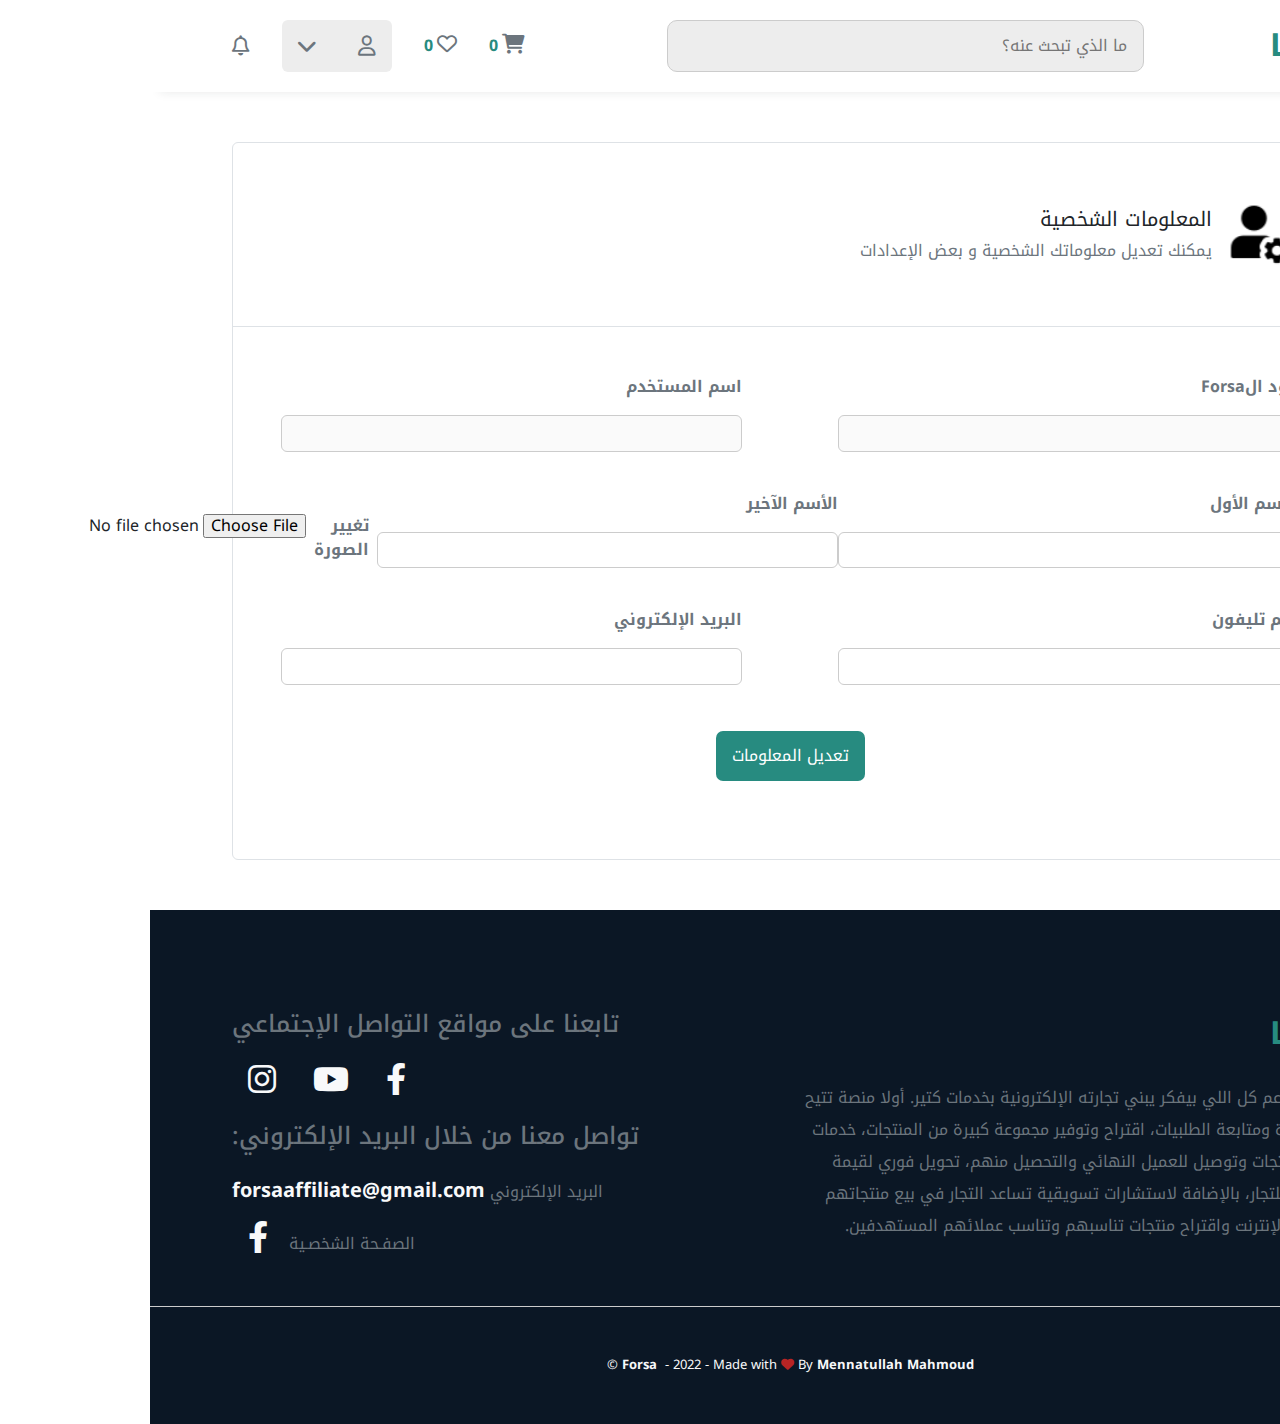
<file: profile.html>
<!DOCTYPE html>
<html lang="ar" dir="rtl">
<head>
    <meta charset="UTF-8">
    <meta http-equiv="X-UA-Compatible" content="IE=edge">
    <meta name="viewport" content="width=device-width, initial-scale=1.0">
    <meta name="description" content="Forsa هو موقع بيع منتجات اونلاين ويوفر التواصل بين التجار و الزبائن">
    <meta name="keywords" content="شراء ,بيع,ملابس , ساعات و متجر اونلاين">
    <!-- Bootstrap link -->
    <link rel="stylesheet" href="https://cdn.jsdelivr.net/npm/bootstrap@5.2.0/dist/css/bootstrap.min.css">
    <!-- Noto Kufi Font -->
    <link rel="preconnect" href="https://fonts.googleapis.com">
    <link rel="preconnect" href="https://fonts.gstatic.com" crossorigin>
    <link href="https://fonts.googleapis.com/css2?family=Noto+Kufi+Arabic:wght@100;200;300;400;500;600;700;800;900&display=swap" rel="stylesheet">
    <!-- Style Sheets -->
    <link rel="stylesheet" href="css/all.min.css">
    <link rel="stylesheet" href="css/profile.css">
    <link rel="stylesheet" href="css/Normalize.css">
    <title>Forsa - Profile</title>
</head>
<body>
    <!-- Header  -->
    <header>
        <div class="container d-flex justify-content-between align-items-center">
            <div class="logo-box d-flex justify-content-center align-items-center">
                <i class="icon fa-solid fa-bars text-light fs-4"></i>
                <a class="logo text-decoration-none fw-bold fs-2" href="index.html">Logo</a>
            </div>
            <ul class="active links list-unstyled p-4">
                <div class="pb-4 d-flex justify-content-between align-items-center">
                    <a class="logo text-decoration-none fw-bold fs-2" href="index.html">Logo</a>
                    <i class="cancel fa-solid fa-xmark"></i>
                </div>
                <li class="mb-2"><a class="text-decoration-none text-secondary" href="login.html">تسجيل الدخول</a></li>
                <li class="mb-2"><a class="text-decoration-none text-secondary" href="sign-up.html">انشاء حساب جديد</a></li>
                <li class="mb-2"><a class="text-decoration-none text-secondary" href="profile.html">بروفيل</a></li>
                <li class="mb-2"><a class="text-decoration-none text-secondary" href="wallet.html">محفظة</a></li>
                <li class="mb-2"><a class="text-decoration-none text-secondary" href="orders.html">تاريخ الطلبات</a></li>
                <li class="mb-2"><a class="text-decoration-none text-secondary" href="products.html">المنتجات</a></li>
                <li class="mb-2"><a class="text-decoration-none text-secondary" href="info.html">ملاحظات الشحن</a></li>
                <li class="mb-2"><a class="text-decoration-none text-secondary" href="info.html">ساسية الاستبدال</a></li>
            </ul>
            <input class="p-3" type="search" placeholder="ما الذي تبحث عنه؟">
            <div class="icons d-flex">
                <div class="mx-3 d-flex justify-content-center align-items-center">
                    <a class="ms-1" href="cart.html"><i class="text-secondary fa-solid fa-cart-shopping"></i></a>
                    <span class="fw-bold">0</span>
                </div>
                <div class="mx-3 d-flex justify-content-center align-items-center">
                    <a class="ms-1" href="fav.html"><i class="text-secondary fa-regular fa-heart"></i></a>
                    <span class="fw-bold">0</span>
                </div>
                <div class="user p-3 rounded mx-3 d-flex justify-content-between align-items-center">
                    <i class="text-secondary fa-regular fa-user"></i>
                    <i class="text-secondary fa-solid fa-chevron-down"></i>
                </div>
                <ul class="links-two list-unstyled p-0 m-0 rounded">
                    <li class="p-3"><a class="text-decoration-none" href="profile.html">
                        <img src="images/products/account.svg" alt="">
                        <span class="text-secondary fw-bold">حسابي</span>
                    </a></li>
                    <li class="p-3"><a class="text-decoration-none" href="wallet.html">
                        <img src="images/products/wallet.svg" alt="">
                        <span class="text-secondary fw-bold">المحفظة</span>
                    </a></li>
                    <li class="p-3"><a class="text-decoration-none" href="orders.html">
                        <img src="images/products/orders.svg" alt="">
                        <span class="text-secondary fw-bold">الطلبات</span>
                    </a></li>
                    <li class="p-3"><a class="text-decoration-none" href="">
                        <img src="images/products/logout.svg" alt="">
                        <span class="text-secondary fw-bold">تسجيل الخروج</span>
                    </a></li>
                </ul>
                <a class="d-flex justify-content-center align-items-center text-decoration-none" href=""><i class="me-3 text-secondary fa-regular fa-bell"></i></a>
            </div>
        </div>
    </header>
    <section class="profile">
        <div class="container">
            <div class="border rounded">
                <div class="info p-5 d-flex align-items-center border-bottom">
                    <img class="mw-100" src="images/profile/personal-i.png" alt="">
                    <div class="text">
                        <h5 class="fw-normal">المعلومات الشخصية</h5>
                        <p class="text-secondary m-0">يمكنك تعديل معلوماتك الشخصية و بعض الإعدادات</p>
                    </div>
                </div>
                <div class="p-5">
                    <div class="mb-4 d-flex justify-content-between align-items-center">
                        <div class="mb-3">
                            <label class="text-secondary d-block mb-3 fw-bold" for="">كود الForsa</label>
                            <input class="p-2 rounded" type="text" disabled>
                        </div>
                        <div class="mb-3">
                            <label class="text-secondary d-block mb-3 fw-bold" for="">اسم المستخدم</label>
                            <input class="p-2 rounded" type="text" disabled>
                        </div>
                    </div>
                    <div class="d-flex justify-content-between align-items-center">
                        <div class="mb-3">
                            <label class="text-secondary d-block mb-3 fw-bold" for="">الأسم الأول</label>
                            <input class="p-2 rounded" type="text">
                        </div>
                        <div class="mb-3">
                            <label class="text-secondary d-block mb-3 fw-bold" for="">الأسم الآخير</label>
                            <input class="p-2 rounded" type="text">
                        </div>
                        <div class="d-flex">
                            <span class="text-secondary fw-bold mx-2">تغيير الصورة</span>
                            <input class="file" type="file" name="" id="">
                        </div>
                    </div>
                    <div class="mt-4 d-flex justify-content-between align-items-center">
                        <div class="mb-3">
                            <label class="text-secondary d-block mb-3 fw-bold" for="">رقم تليفون</label>
                            <input class="p-2 rounded" type="text">
                        </div>
                        <div class="mb-3">
                            <label class="text-secondary d-block mb-3 fw-bold" for="">البريد الإلكتروني</label>
                            <input class="p-2 rounded" type="text">
                        </div>
                    </div>
                    <button class="edit p-3" disabled> تعديل المعلومات </button>
                </div>
            </div>
        </div>
    </section>
    <footer>
        <div class="container">
            <div class="row">
                <div class="mb-5 col-12 col-sm-12 col-lg-6">
                    <div class="box">
                        <a class="logo text-decoration-none fw-bold fs-2 mb-4 d-block" href="index.html">Logo</a>
                        <p class="text-secondary lh-lg">Forsa بتدعم كل اللي بيفكر يبني تجارته الإلكترونية بخدمات كتير. أولا منصة تتيح للتجار إدارة ومتابعة الطلبيات، اقتراح وتوفير مجموعة كبيرة من المنتجات، خدمات شحن للمنتجات وتوصيل للعميل النهائي والتحصيل منهم، تحويل فوري لقيمة المبيعات للتجار، بالإضافة لاستشارات تسويقية تساعد التجار في بيع منتجاتهم من خلال الإنترنت واقتراح منتجات تناسبهم وتناسب عملائهم المستهدفين.</p>
                    </div>
                </div>
                <div class="left mb-5 col-12 col-sm-12 col-lg-6">
                    <div class="box">
                        <h4 class="text-secondary mb-4">تابعنا على مواقع التواصل الإجتماعي</h4>
                        <div class="mb-4">
                            <a href="https://www.facebook.com/ForsaAffiliate"><i class="facebook mx-3 fa-brands fa-facebook-f fs-2 text-light"></i></a>
                            <a href="https://youtube.com/channel/UCroQbiF89ZG46_8QAhSjweg"><i class="youtube mx-3 fa-brands fa-youtube fs-2 text-light"></i></a>
                            <a href="https://www.instagram.com/forsa_affiliate7/?hl=en"><i class="insta mx-3 fa-brands fa-instagram fs-2 text-light"></i></a>
                        </div>
                        <h4 class="text-secondary mb-4">تواصل معنا من خلال البريد الإلكتروني:</h4>
                        <span class="text-secondary">البريد الإلكتروني </span>
                        <a class="text-decoration-none fw-bold fs-5 text-light" href="mailto:forsaaffiliate@gmail.com">forsaaffiliate@gmail.com</a>
                        <div class="mt-3">
                            <span class="text-secondary">الصفـحة الشخصـية </span>
                            <a href="https://www.facebook.com/BrandAbdallahMohamed"><i class="facebook mx-3 fa-brands fa-facebook-f fs-2 text-light"></i></a>
                        </div>
                    </div>
                </div>
            </div>
        </div>
        <div class="copy text-center">
            <p class="text-light mt-5 mb-0"><span class="fw-bold mx-1">Forsa</span> - 2022 - Made with <i class="fa-solid fa-heart"></i> By <a class="text-decoration-none text-light fw-bold" href="https://www.facebook.com/profile.php?id=100077184805922" target="_blank">Mennatullah Mahmoud</a>&copy;</p>
        </div>
    </footer>
    <div class="to-top d-flex justify-content-center align-items-center position-fixed" title="To Top">
        <i class="fa-solid fa-chevron-up"></i>
    </div>
    <script src="js/orders.js"></script>
</body>
</html>
</file>
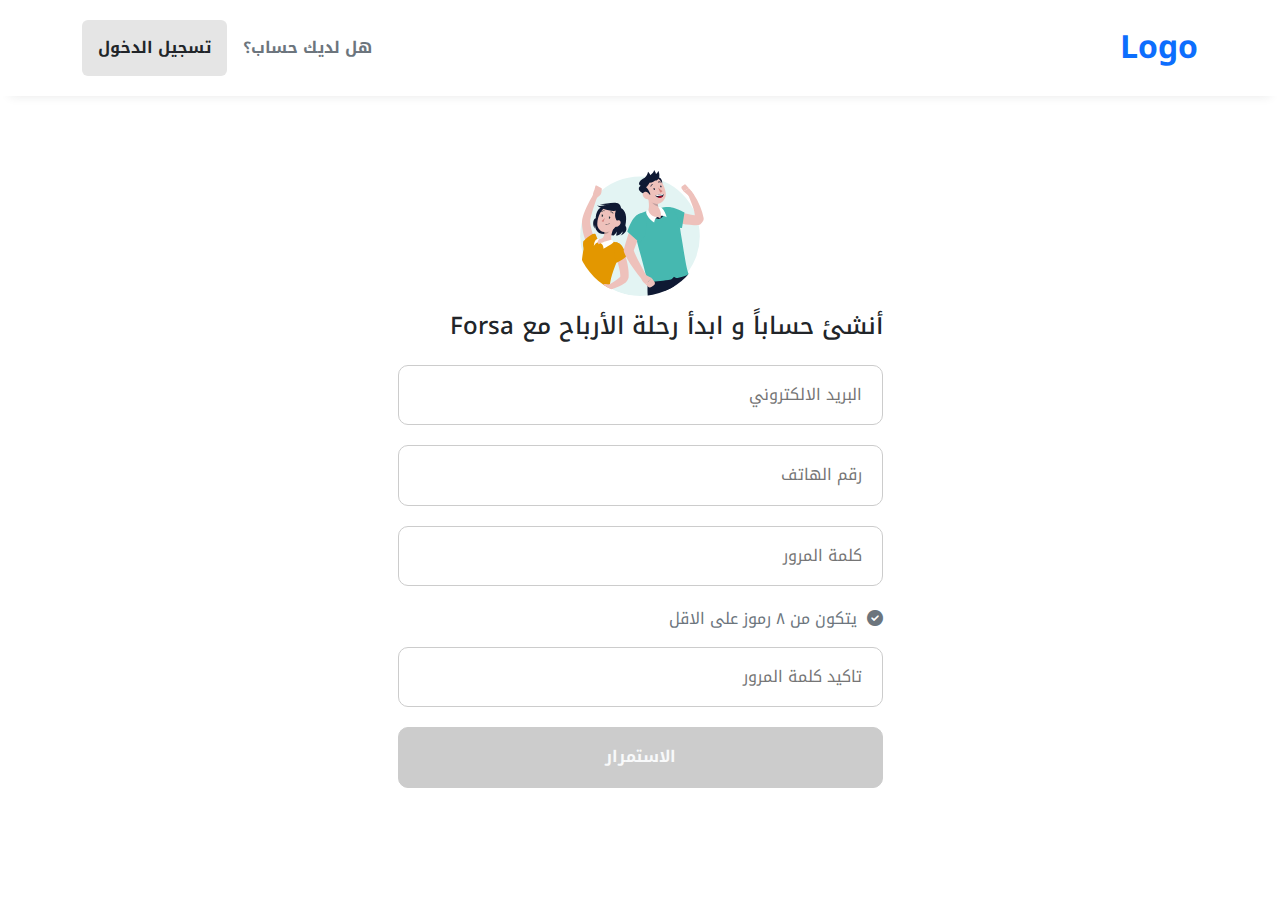
<file: sign-up.html>
<!DOCTYPE html>
<html lang="ar" dir="rtl">
<head>
    <meta charset="UTF-8">
    <meta http-equiv="X-UA-Compatible" content="IE=edge">
    <meta name="viewport" content="width=device-width, initial-scale=1.0">
    <meta name="description" content="Forsa هو موقع بيع منتجات اونلاين ويوفر التواصل بين التجار و الزبائن">
    <meta name="keywords" content="شراء ,بيع,ملابس , ساعات و متجر اونلاين">
    <!-- Bootstrap link -->
    <link rel="stylesheet" href="https://cdn.jsdelivr.net/npm/bootstrap@5.2.0/dist/css/bootstrap.min.css">
    <!-- Noto Kufi Font -->
    <link rel="preconnect" href="https://fonts.googleapis.com">
    <link rel="preconnect" href="https://fonts.gstatic.com" crossorigin>
    <link href="https://fonts.googleapis.com/css2?family=Noto+Kufi+Arabic:wght@100;200;300;400;500;600;700;800;900&display=swap" rel="stylesheet">
    <!-- Style Sheets -->
    <link rel="stylesheet" href="css/all.min.css">
    <link rel="stylesheet" href="css/sign-up.css">
    <link rel="stylesheet" href="css/Normalize.css">
    <title>Forsa - SignUp</title>
</head>
<body>
    <!-- Header -->
    <header>
        <div class="container d-flex justify-content-between align-items-center">
            <a class="logo text-decoration-none fw-bold fs-2" href="index.html">Logo</a>
            <div class="login d-flex justify-content-center align-items-center">
                <span class="fw-bold text-secondary ms-3">هل لديك حساب؟</span>
                <a class="login-link fw-bold rounded text-dark text-decoration-none p-3 " href="login.html">تسجيل الدخول</a>
            </div>
        </div>
    </header>
    <section class="form">
        <div class="container">
            <form id="form" class="d-flex m-auto" action="">
                <img class="mw-100 mb-3" src="images/sign-up/signIcon.svg" alt="">
                <h4 class="mb-4">أنشئ حساباً و ابدأ رحلة الأرباح مع Forsa</h4>
                <input id="email" type="email" name="" required placeholder="البريد الالكتروني">
                <input id="num" type="text" name="" required placeholder="رقم الهاتف">
                <input id="fir-password" type="password" name="" required placeholder="كلمة المرور">
                <ul class="list-unstyled p-0">
                    <li id="fir-li" class="text-secondary position-relative">يتكون من ٨ رموز على الاقل</li>
                </ul>
                <input id="las-password" oninput = "" type="password" name="" required placeholder="تاكيد كلمة المرور">
                <input id="submit" disabled class="submit text-light fw-bold" required type="submit" value="الاستمرار">
            </form>
        </div>
    </section>
    <script src="js/sign-up.js"></script>
</body>
</html>
</file>
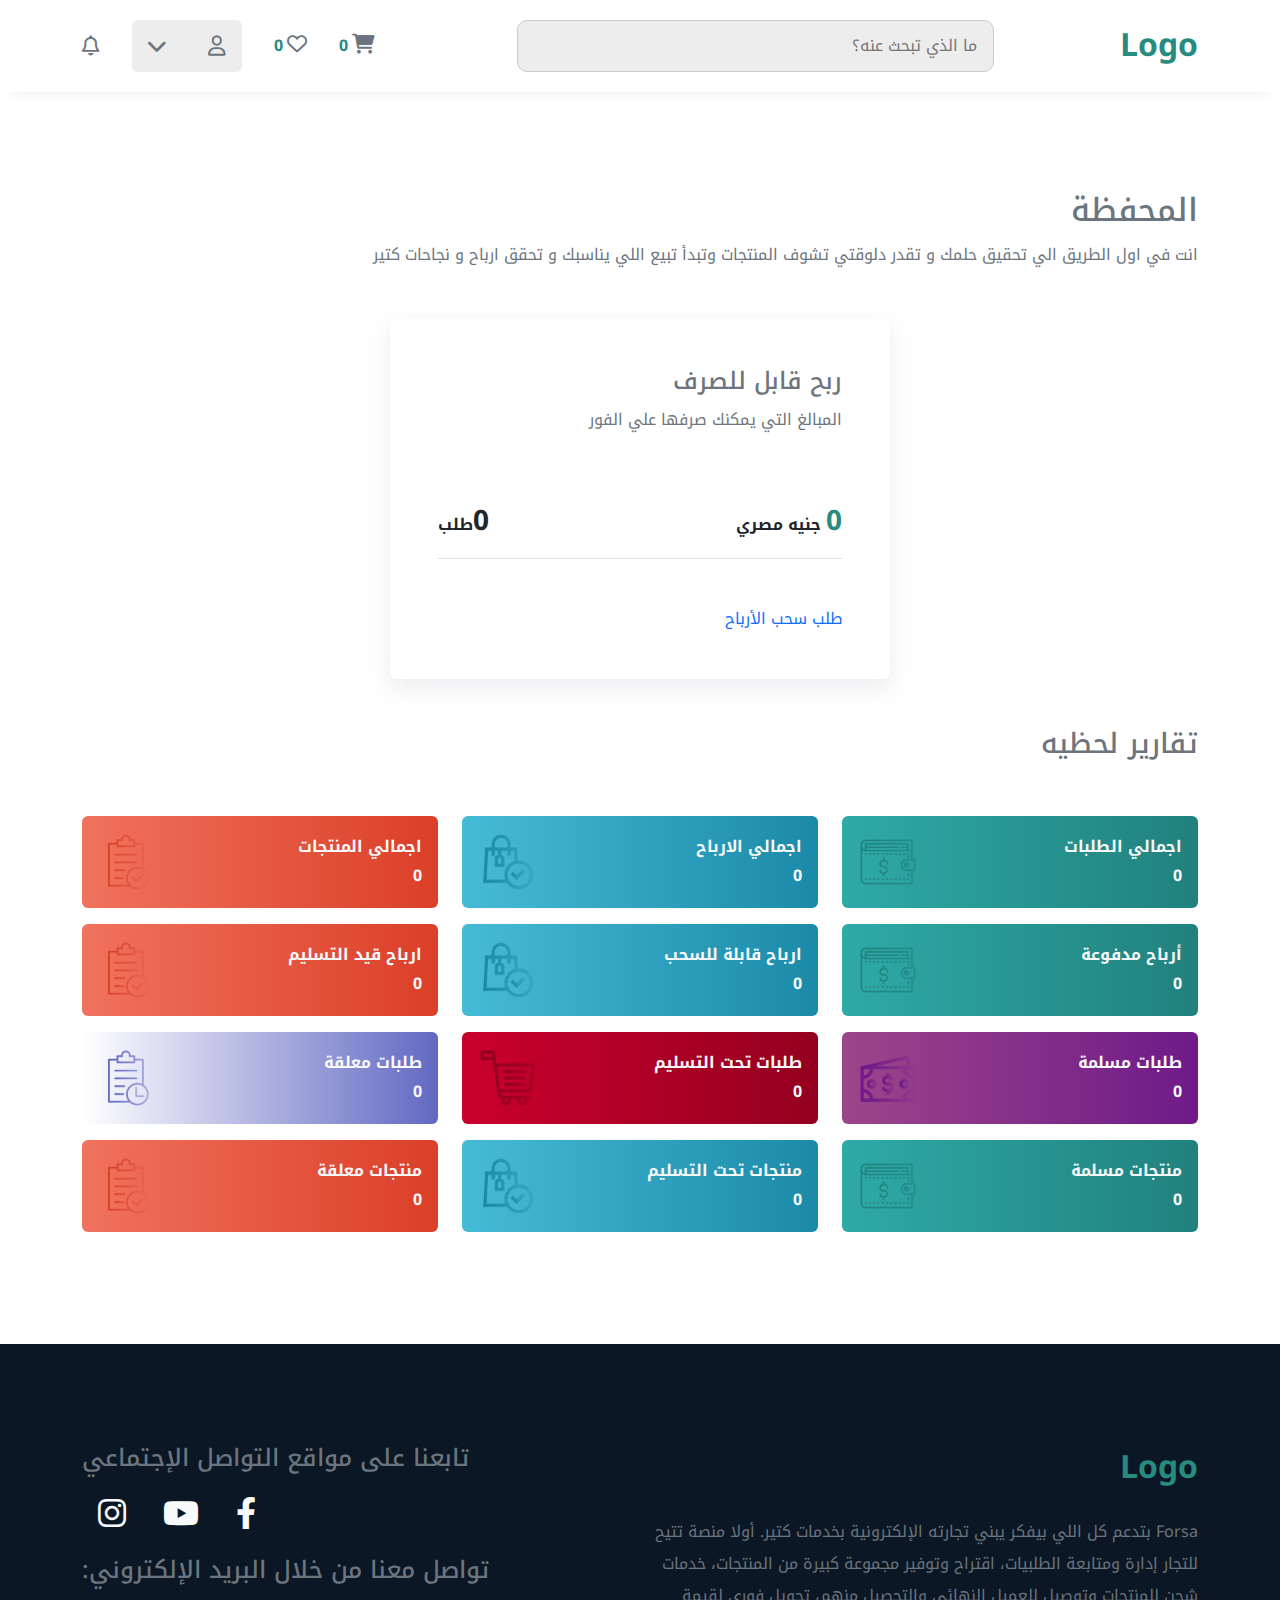
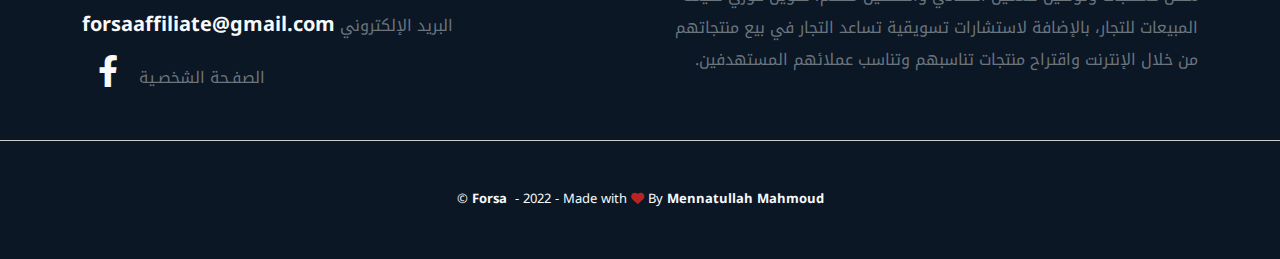
<file: wallet.html>
<!DOCTYPE html>
<html lang="ar" dir="rtl">
<head>
    <meta charset="UTF-8">
    <meta http-equiv="X-UA-Compatible" content="IE=edge">
    <meta name="viewport" content="width=device-width, initial-scale=1.0">
    <meta name="description" content="Forsa هو موقع بيع منتجات اونلاين ويوفر التواصل بين التجار و الزبائن">
    <meta name="keywords" content="شراء ,بيع,ملابس , ساعات و متجر اونلاين">
    <!-- Bootstrap link -->
    <link rel="stylesheet" href="https://cdn.jsdelivr.net/npm/bootstrap@5.2.0/dist/css/bootstrap.min.css">
    <!-- Noto Kufi Font -->
    <link rel="preconnect" href="https://fonts.googleapis.com">
    <link rel="preconnect" href="https://fonts.gstatic.com" crossorigin>
    <link href="https://fonts.googleapis.com/css2?family=Noto+Kufi+Arabic:wght@100;200;300;400;500;600;700;800;900&display=swap" rel="stylesheet">
    <!-- Style Sheets -->
    <link rel="stylesheet" href="css/all.min.css">
    <link rel="stylesheet" href="css/wallet.css">
    <link rel="stylesheet" href="css/Normalize.css">
    <title>Forsa - Wallet</title>
</head>
<body>
    <!-- Header  -->
    <header>
        <div class="container d-flex justify-content-between align-items-center">
            <div class="logo-box d-flex justify-content-center align-items-center">
                <i class="icon fa-solid fa-bars text-light fs-4"></i>
                <a class="logo text-decoration-none fw-bold fs-2" href="index.html">Logo</a>
            </div>
            <ul class="active links list-unstyled p-4">
                <div class="pb-4 d-flex justify-content-between align-items-center">
                    <a class="logo text-decoration-none fw-bold fs-2" href="index.html">Logo</a>
                    <i class="cancel fa-solid fa-xmark"></i>
                </div>
                <li class="mb-2"><a class="text-decoration-none text-secondary" href="login.html">تسجيل الدخول</a></li>
                <li class="mb-2"><a class="text-decoration-none text-secondary" href="sign-up.html">انشاء حساب جديد</a></li>
                <li class="mb-2"><a class="text-decoration-none text-secondary" href="profile.html">بروفيل</a></li>
                <li class="mb-2"><a class="text-decoration-none text-secondary" href="wallet.html">محفظة</a></li>
                <li class="mb-2"><a class="text-decoration-none text-secondary" href="orders.html">تاريخ الطلبات</a></li>
                <li class="mb-2"><a class="text-decoration-none text-secondary" href="products.html">المنتجات</a></li>
                <li class="mb-2"><a class="text-decoration-none text-secondary" href="info.html">ملاحظات الشحن</a></li>
                <li class="mb-2"><a class="text-decoration-none text-secondary" href="info.html">ساسية الاستبدال</a></li>
            </ul>
            <input class="p-3" type="search" placeholder="ما الذي تبحث عنه؟">
            <div class="icons d-flex">
                <div class="mx-3 d-flex justify-content-center align-items-center">
                    <a class="ms-1" href="cart.html"><i class="text-secondary fa-solid fa-cart-shopping"></i></a>
                    <span class="fw-bold">0</span>
                </div>
                <div class="mx-3 d-flex justify-content-center align-items-center">
                    <a class="ms-1" href="fav.html"><i class="text-secondary fa-regular fa-heart"></i></a>
                    <span class="fw-bold">0</span>
                </div>
                <div class="user p-3 rounded mx-3 d-flex justify-content-between align-items-center">
                    <i class="text-secondary fa-regular fa-user"></i>
                    <i class="text-secondary fa-solid fa-chevron-down"></i>
                </div>
                <ul class="links-two list-unstyled p-0 m-0 rounded">
                    <li class="p-3"><a class="text-decoration-none" href="profile.html">
                        <img src="images/products/account.svg" alt="">
                        <span class="text-secondary fw-bold">حسابي</span>
                    </a></li>
                    <li class="p-3"><a class="text-decoration-none" href="wallet.html">
                        <img src="images/products/wallet.svg" alt="">
                        <span class="text-secondary fw-bold">المحفظة</span>
                    </a></li>
                    <li class="p-3"><a class="text-decoration-none" href="orders.html">
                        <img src="images/products/orders.svg" alt="">
                        <span class="text-secondary fw-bold">الطلبات</span>
                    </a></li>
                    <li class="p-3"><a class="text-decoration-none" href="">
                        <img src="images/products/logout.svg" alt="">
                        <span class="text-secondary fw-bold">تسجيل الخروج</span>
                    </a></li>
                </ul>
                <a class="d-flex justify-content-center align-items-center text-decoration-none" href=""><i class="me-3 text-secondary fa-regular fa-bell"></i></a>
            </div>
        </div>
    </header>
    <section class="wallet">
        <div class="container">
            <div>
                <h2 class="text-secondary">المحفظة</h2>
                <p class="text-secondary lh-lg">انت في اول الطريق الي تحقيق حلمك و تقدر دلوقتي تشوف المنتجات وتبدأ تبيع اللي يناسبك و تحقق ارباح و نجاحات كتير</p>
            </div>
            <div class="parent my-5">
                <div class="child-one one p-5 rounded">
                    <h4 class="text-secondary">ربح قابل للصرف</h4>
                    <p class="text-secondary lh-lg">المبالغ التي يمكنك صرفها علي الفور</p>
                    <div class="my-5 border-bottom py-3 d-flex justify-content-between align-items-center">
                        <span class="fw-bold"><span class="zero fs-3">0</span> جنيه مصري</span>
                        <span class="fw-bold"><span class="fs-3">0</span>طلب</span>
                    </div>
                    <a class="send-money text-decoration-none" href=""> طلب سحب الأرباح </a>
                </div>
                <div class="child-two mt-5">
                    <h4 class="text-secondary fs-3">تقارير لحظيه</h4>
                    <div class="row py-5">
                        <div class="col-12 col-sm-6 col-lg-4">
                            <div class="box green mb-3 p-3 rounded d-flex justify-content-between align-items-center">
                                <div class="content">
                                    <h6 class="text-light fw-bold">اجمالي الطلبات</h6>
                                    <span class="text-light fw-bold">0</span>
                                </div>
                                <img src="images/wallet/earnings.png" alt="">
                            </div>
                        </div>
                        <div class="col-12 col-sm-6 col-lg-4">
                            <div class="box blue mb-3 p-3 rounded d-flex justify-content-between align-items-center">
                                <div class="content">
                                    <h6 class="text-light fw-bold">اجمالي الارباح</h6>
                                    <span class="text-light fw-bold">0</span>
                                </div>
                                <img src="images/wallet/products (2).png" alt="">
                            </div>
                        </div>
                        <div class="col-12 col-sm-6 col-lg-4">
                            <div class="box orange mb-3 p-3 rounded d-flex justify-content-between align-items-center">
                                <div class="content">
                                    <h6 class="text-light fw-bold">اجمالي المنتجات</h6>
                                    <span class="text-light fw-bold">0</span>
                                </div>
                                <img src="images/wallet/requests.png" alt="">
                            </div>
                        </div>
                        <div class="col-12 col-sm-6 col-lg-4">
                            <div class="box green mb-3 p-3 rounded d-flex justify-content-between align-items-center">
                                <div class="content">
                                    <h6 class="text-light fw-bold">أرباح مدفوعة</h6>
                                    <span class="text-light fw-bold">0</span>
                                </div>
                                <img src="images/wallet/earnings.png" alt="">
                            </div>
                        </div>
                        <div class="col-12 col-sm-6 col-lg-4">
                            <div class="box blue mb-3 p-3 rounded d-flex justify-content-between align-items-center">
                                <div class="content">
                                    <h6 class="text-light fw-bold">ارباح قابلة للسحب</h6>
                                    <span class="text-light fw-bold">0</span>
                                </div>
                                <img src="images/wallet/products (2).png" alt="">
                            </div>
                        </div>
                        <div class="col-12 col-sm-6 col-lg-4">
                            <div class="box orange mb-3 p-3 rounded d-flex justify-content-between align-items-center">
                                <div class="content">
                                    <h6 class="text-light fw-bold">ارباح قيد التسليم</h6>
                                    <span class="text-light fw-bold">0</span>
                                </div>
                                <img src="images/wallet/requests.png" alt="">
                            </div>
                        </div>
                        <div class="col-12 col-sm-6 col-lg-4">
                            <div class="box purple mb-3 p-3 rounded d-flex justify-content-between align-items-center">
                                <div class="content">
                                    <h6 class="text-light fw-bold">طلبات مسلمة</h6>
                                    <span class="text-light fw-bold">0</span>
                                </div>
                                <img src="images/wallet/Outstanding.png" alt="">
                            </div>
                        </div>
                        <div class="col-12 col-sm-6 col-lg-4">
                            <div class="box red mb-3 p-3 rounded d-flex justify-content-between align-items-center">
                                <div class="content">
                                    <h6 class="text-light fw-bold">طلبات تحت التسليم</h6>
                                    <span class="text-light fw-bold">0</span>
                                </div>
                                <img src="images/wallet/besket.png" alt="">
                            </div>
                        </div>
                        <div class="col-12 col-sm-6 col-lg-4">
                            <div class="box strange-color mb-3 p-3 rounded d-flex justify-content-between align-items-center">
                                <div class="content">
                                    <h6 class="text-light fw-bold">طلبات معلقة</h6>
                                    <span class="text-light fw-bold">0</span>
                                </div>
                                <img src="images/wallet/Pending-requests.png" alt="">
                            </div>
                        </div>
                        <div class="col-12 col-sm-6 col-lg-4">
                            <div class="box green mb-3 p-3 rounded d-flex justify-content-between align-items-center">
                                <div class="content">
                                    <h6 class="text-light fw-bold">منتجات مسلمة</h6>
                                    <span class="text-light fw-bold">0</span>
                                </div>
                                <img src="images/wallet/earnings.png" alt="">
                            </div>
                        </div>
                        <div class="col-12 col-sm-6 col-lg-4">
                            <div class="box blue mb-3 p-3 rounded d-flex justify-content-between align-items-center">
                                <div class="content">
                                    <h6 class="text-light fw-bold">منتجات تحت التسليم</h6>
                                    <span class="text-light fw-bold">0</span>
                                </div>
                                <img src="images/wallet/products (2).png" alt="">
                            </div>
                        </div>
                        <div class="col-12 col-sm-6 col-lg-4">
                            <div class="box orange mb-3 p-3 rounded d-flex justify-content-between align-items-center">
                                <div class="content">
                                    <h6 class="text-light fw-bold">منتجات معلقة</h6>
                                    <span class="text-light fw-bold">0</span>
                                </div>
                                <img src="images/wallet/requests.png" alt="">
                            </div>
                        </div>
                    </div>
                </div>
            </div>
        </div>
    </section>
    <footer>
        <div class="container">
            <div class="row">
                <div class="mb-5 col-12 col-sm-12 col-lg-6">
                    <div class="box">
                        <a class="logo text-decoration-none fw-bold fs-2 mb-4 d-block" href="index.html">Logo</a>
                        <p class="text-secondary lh-lg">Forsa بتدعم كل اللي بيفكر يبني تجارته الإلكترونية بخدمات كتير. أولا منصة تتيح للتجار إدارة ومتابعة الطلبيات، اقتراح وتوفير مجموعة كبيرة من المنتجات، خدمات شحن للمنتجات وتوصيل للعميل النهائي والتحصيل منهم، تحويل فوري لقيمة المبيعات للتجار، بالإضافة لاستشارات تسويقية تساعد التجار في بيع منتجاتهم من خلال الإنترنت واقتراح منتجات تناسبهم وتناسب عملائهم المستهدفين.</p>
                    </div>
                </div>
                <div class="left mb-5 col-12 col-sm-12 col-lg-6">
                    <div class="box">
                        <h4 class="text-secondary mb-4">تابعنا على مواقع التواصل الإجتماعي</h4>
                        <div class="mb-4">
                            <a href="https://www.facebook.com/ForsaAffiliate"><i class="facebook mx-3 fa-brands fa-facebook-f fs-2 text-light"></i></a>
                            <a href="https://youtube.com/channel/UCroQbiF89ZG46_8QAhSjweg"><i class="youtube mx-3 fa-brands fa-youtube fs-2 text-light"></i></a>
                            <a href="https://www.instagram.com/forsa_affiliate7/?hl=en"><i class="insta mx-3 fa-brands fa-instagram fs-2 text-light"></i></a>
                        </div>
                        <h4 class="text-secondary mb-4">تواصل معنا من خلال البريد الإلكتروني:</h4>
                        <span class="text-secondary">البريد الإلكتروني </span>
                        <a class="text-decoration-none fw-bold fs-5 text-light" href="mailto:forsaaffiliate@gmail.com">forsaaffiliate@gmail.com</a>
                        <div class="mt-3">
                            <span class="text-secondary">الصفـحة الشخصـية </span>
                            <a href="https://www.facebook.com/BrandAbdallahMohamed"><i class="facebook mx-3 fa-brands fa-facebook-f fs-2 text-light"></i></a>
                        </div>
                    </div>
                </div>
            </div>
        </div>
        <div class="copy text-center">
            <p class="text-light mt-5 mb-0"><span class="fw-bold mx-1">Forsa</span> - 2022 - Made with <i class="fa-solid fa-heart"></i> By <a class="text-decoration-none text-light fw-bold" href="https://www.facebook.com/profile.php?id=100077184805922" target="_blank">Mennatullah Mahmoud</a>&copy;</p>
        </div>
    </footer>

    <div class="to-top d-flex justify-content-center align-items-center position-fixed" title="To Top">
        <i class="fa-solid fa-chevron-up"></i>
    </div>
    <script src="js/wallet.js"></script>
</body>
</html>
</file>
<file: css/style.css>
:root{
    --main-color: #278b80;
    --padding: 100px;
}
*{
    -webkit-box-sizing: border-box;
    -moz-box-sizing: border-box;
    box-sizing: border-box;
}
html{
    scroll-behavior: smooth;
}
body{
    font-family: 'Noto Kufi Arabic', sans-serif;
    width: 100%;
    height: 100vh;
}
.active{
    display: none !important;
}
/* Start header */
header{
    padding: 20px;
    background-color: #0B1725;
}
header .icon{
    cursor: pointer;
    display: block;
    margin-left: 20px;
}
@media (min-width: 992px) {
    header .icon{
        display: none;
    }
}
header .logo{
    color: var(--main-color);
}
.links{
    display: none;
}
@media (max-width: 767px) {
    .links{
        display: flex;
        flex-direction: column;
        position: absolute;
        right: 0;
        z-index: 9999;
        top: 0;
        height: 100vh;
        width: 75%;
        background-color: white;
    }
}
@media (max-width: 991px) {
    .links{
        display: flex;
        flex-direction: column;
        position: absolute;
        right: 0;
        top: 0;
        height: 100vh;
        width: 60%;
        background-color: white;
    }
}
header .buttons a{
    border: 1px solid #fff;
    border-radius: 30px;
    -webkit-border-radius: 30px;
    -moz-border-radius: 30px;
    -ms-border-radius: 30px;
    -o-border-radius: 30px;
}
@media (max-width: 767px) {
    header .buttons{
        display: none !important;
    }
}
header .buttons a:last-child{
    background-color: var(--main-color);
    border-color: var(--main-color);
}
/* End header */
/* Start landing */
.landing{
    background-color: #0B1725;
}
.landing .container{
    height: calc(100vh - 75px);
}
.landing .container h2{
    font-size: 45px;
}
.landing .container h4{
    font-size: 30px;
}
@media (max-width: 767px) {
    .landing .container h2{
        font-size: 30px;
    }
    .landing .container h4{
        font-size: 20px;
    }
}
.landing .container a{
    border:1px solid #fff;
    padding: 15px 35px;
    font-size: 18px;
    border-radius: 35px;
    transition: 0.3s;
    -webkit-border-radius: 35px;
    -moz-border-radius: 35px;
    -ms-border-radius: 35px;
    -o-border-radius: 35px;
    -webkit-transition: 0.3s;
    -moz-transition: 0.3s;
    -ms-transition: 0.3s;
    -o-transition: 0.3s;
}
.landing .container a:hover{
    background-color: #fff;
    color: var(--main-color) !important;
}
/* End landing */
/* Start why-us */
.why-us{
    padding-top: var(--padding);
    padding-bottom: var(--padding);
    background-color: #e8f8f7;
}
@media (max-width: 991px) {
    .why-us .image{
        display: none;
    }
}
.why-us h3{
    width: fit-content;
}
.why-us h3::after{
    content: "";
    position: absolute;
    height: 3px;
    width: 100%;
    background-color: var(--main-color);
    bottom: -10px;
    right: 0;
}
/* End why-us */
/* Start services */
.services{
    padding-top: var(--padding);
    padding-bottom: var(--padding);
}
@media (max-width: 767px) {
    .services h2{
        font-size: 16px;
    }
    .services h5{
        font-size: 12px;
    }
}
.services .container .row{
    margin-top: 100px;
}
.services .container .row img{
    width: 128px;
    height: 85.75px;
}
.services .container .row h4{
    font-size: 23px;
}
/* End services */

/* Start details */
.details{
    padding-bottom: var(--padding);
    padding-top: var(--padding);
    background-color: #f0f0f0;
}
.details .container .row{
    margin-top: 100px;
}
.details .container .row .box{
    height: 350px;
    box-shadow: rgba(60, 64, 67, 0.3) 0px 1px 2px 0px, rgba(60, 64, 67, 0.15) 0px 2px 6px 2px;
    border-top: 3px solid var(--main-color);
}
@media (max-width: 991px) {
    .details .container .row .box{
        margin-bottom: 20px;
    }
}
.details .container .row .box img{
    width: 80px;
    height: 80px;
}
/* End details */
/* Start testimonials */
.testimonials{
    padding-top: var(--padding);
    padding-bottom: var(--padding);
    background-color: #333;
}
.testimonials .container .row{
    margin-top: 100px;
}
.testimonials .container .row .box{
    height: 312px;
    margin-bottom: 20px;
    border-left: 4px solid var(--main-color);
    border-right: 4px solid var(--main-color);
}
.testimonials .container .row .box .text i{
    color: var(--main-color);
}
/* End testimonials */
/* Start login  */
.login{
    padding-top: var(--padding);
    padding-bottom: var(--padding);
    background-color: #21958cf0;
}
.login::before{
    content: "";
    position: absolute;
    top: 0;
    right: 0;
    height: 100%;
    width: 100%;
    background-image: url(../images/home/pattern.dcfb9a4c8ecf9f73.png);
    background-position: center;
    background-size: cover;
    z-index: -1;
}
.login a{
    border:1px solid #fff;
    padding: 15px 35px;
    font-size: 18px;
    width: fit-content;
    border-radius: 35px;
    margin: auto;
    transition: 0.3s;
    -webkit-border-radius: 35px;
    -moz-border-radius: 35px;
    -ms-border-radius: 35px;
    -o-border-radius: 35px;
    -webkit-transition: 0.3s;
    -moz-transition: 0.3s;
    -ms-transition: 0.3s;
    -o-transition: 0.3s;
}
.login a:hover{
    background-color: #fff;
    color: var(--main-color) !important;
}
/* End login  */
/* Start Footer  */
footer{
    padding-top: var(--padding);
    padding-bottom: calc(var(--padding) / 2);
    background-color: #0B1725;
}
footer .logo{
    color: var(--main-color);
}
footer i{
    transition: 0.3s;
    -webkit-transition: 0.3s;
    -moz-transition: 0.3s;
    -ms-transition: 0.3s;
    -o-transition: 0.3s;
}
footer .facebook:hover{
    color:  #1877f2 !important;
}
footer .youtube:hover{
    color: #ff0000 !important;
}
footer .insta:hover{
    color: #c32aa3 !important;
}
footer .left{
    text-align: left;
}
@media (max-width: 991px) {
    footer .left{
        text-align: right;
    }
}
footer .copy{
    font-size: 13px;
    border-top: 1px solid #ccc;
}
footer .copy i{
    color: #b72424;
}
footer .copy a:hover{
    text-decoration: underline !important;
}
/* End Footer  */
/* to top button */
.to-top{
    cursor: pointer;
    right: -60px;
    bottom: 20px;
    width: 60px;
    height: 60px;
    z-index: 999;
    border: 2px solid var(--main-color);
    border-radius: 50%;
    transition: 0.3s;
    -webkit-border-radius: 50%;
    -moz-border-radius: 50%;
    -ms-border-radius: 50%;
    -o-border-radius: 50%;
    -webkit-transition: 0.3s;
    -moz-transition: 0.3s;
    -ms-transition: 0.3s;
    -o-transition: 0.3s;
}
.to-top i{
    color: var(--main-color);
    font-size: 30px;
}
.to-top.show{
    right: 20px;
}
</file>
<file: css/cart.css>
:root{
    --main-color: #278b80;
    --padding: 100px;
}
*{
    -webkit-box-sizing: border-box;
    -moz-box-sizing: border-box;
    box-sizing: border-box;
}
html{
    scroll-behavior: smooth;
}
body{
    font-family: 'Noto Kufi Arabic', sans-serif;
    width: 100%;
    height: 100vh;
}
.active{
    display: none !important;
}
/* Start header */
header{
    padding: 20px;
    background-color: #fff;
    box-shadow: rgba(33, 35, 38, 0.1) 0px 10px 10px -10px;
}
header .icon{
    cursor: pointer;
    display: block;
    margin-left: 20px;
}
@media (min-width: 992px) {
    header .icon{
        display: none;
    }
}
header .logo{
    color: var(--main-color);
}
.links{
    display: none;
}
@media (max-width: 767px) {
    .links{
        display: flex;
        flex-direction: column;
        position: absolute;
        right: 0;
        z-index: 9999;
        top: 0;
        height: 100vh;
        width: 75%;
        background-color: white;
    }
}
@media (max-width: 991px) {
    .links{
        display: flex;
        flex-direction: column;
        position: absolute;
        right: 0;
        top: 0;
        height: 100vh;
        width: 60%;
        background-color: white;
    }
}
header input{
    background-color: #ededed;
    outline: none;
    border-radius: 10px;
    border: 1px solid #ccc;
    -webkit-border-radius: 10p;
    -moz-border-radius: 10p;
    -ms-border-radius: 10p;
    -o-border-radius: 10p;
}
@media (max-width: 991px) {
    header input{
        display: none;
    }
}
header .icons i{
    font-size: 20px;
    cursor: pointer;
}
@media (max-width: 767px) {
    header .icons i{
        font-size: 17px;
    }
}
header span{
    color: var(--main-color);
}
@media (max-width: 767px) {
    header .icons div{
        margin: 0 5px !important;
    }
    header span{
        display: none;
    }
}
header .user{
    cursor: pointer;
    width: 110px;
    background-color: #ededed;
}
@media (max-width: 767px) {
    header .user{
        display: none !important;
    }
}
header .links-two{
    box-shadow: rgb(149 157 165 / 20%) 0px 8px 24px;
    width: 250px;
    position: absolute;
    z-index: 9999;
    background-color: #fff;
    top: 96px;
    display: none;
    left: 250px;
}
header .links-two li{
    transition: 0.3s;
    -webkit-transition: 0.3s;
    -moz-transition: 0.3s;
    -ms-transition: 0.3s;
    -o-transition: 0.3s;
}
header .links-two li:hover{
    background-color: #ccc;
}
header .links-two img{
    height: 32px;
}
/* End header */
section{
    padding-top: var(--padding); 
    padding-bottom: var(--padding); 
}
/* Start Footer  */
footer{
    padding-top: var(--padding);
    padding-bottom: calc(var(--padding) / 2);
    background-color: #0B1725;
}
footer .logo{
    color: var(--main-color);
}
footer i{
    transition: 0.3s;
    -webkit-transition: 0.3s;
    -moz-transition: 0.3s;
    -ms-transition: 0.3s;
    -o-transition: 0.3s;
}
footer .facebook:hover{
    color:  #1877f2 !important;
}
footer .youtube:hover{
    color: #ff0000 !important;
}
footer .insta:hover{
    color: #c32aa3 !important;
}
footer .left{
    text-align: left;
}
@media (max-width: 991px) {
    footer .left{
        text-align: right;
    }
}
footer .copy{
    font-size: 13px;
    border-top: 1px solid #ccc;
}
footer .copy i{
    color: #b72424;
}
footer .copy a:hover{
    text-decoration: underline !important;
}
/* End Footer  */
.to-top{
    cursor: pointer;
    right: -60px;
    bottom: 20px;
    width: 60px;
    height: 60px;
    z-index: 999;
    border: 2px solid var(--main-color);
    border-radius: 50%;
    transition: 0.3s;
    -webkit-border-radius: 50%;
    -moz-border-radius: 50%;
    -ms-border-radius: 50%;
    -o-border-radius: 50%;
    -webkit-transition: 0.3s;
    -moz-transition: 0.3s;
    -ms-transition: 0.3s;
    -o-transition: 0.3s;
}
.to-top i{
    color: var(--main-color);
    font-size: 30px;
}
.to-top.show{
    right: 20px;
}
.block{
    display: block !important;
}
</file>
<file: css/fav.css>
:root{
    --main-color: #278b80;
    --padding: 100px;
}
*{
    -webkit-box-sizing: border-box;
    -moz-box-sizing: border-box;
    box-sizing: border-box;
}
html{
    scroll-behavior: smooth;
}
body{
    font-family: 'Noto Kufi Arabic', sans-serif;
    width: 100%;
    height: 100vh;
}
.active{
    display: none !important;
}
/* Start header */
header{
    padding: 20px;
    background-color: #fff;
    box-shadow: rgba(33, 35, 38, 0.1) 0px 10px 10px -10px;
}
header .icon{
    cursor: pointer;
    display: block;
    margin-left: 20px;
}
@media (min-width: 992px) {
    header .icon{
        display: none;
    }
}
header .logo{
    color: var(--main-color);
}
.links{
    display: none;
}
@media (max-width: 767px) {
    .links{
        display: flex;
        flex-direction: column;
        position: absolute;
        right: 0;
        z-index: 9999;
        top: 0;
        height: 100vh;
        width: 75%;
        background-color: white;
    }
}
@media (max-width: 991px) {
    .links{
        display: flex;
        flex-direction: column;
        position: absolute;
        right: 0;
        top: 0;
        height: 100vh;
        width: 60%;
        background-color: white;
    }
}
header input{
    background-color: #ededed;
    outline: none;
    border-radius: 10px;
    border: 1px solid #ccc;
    -webkit-border-radius: 10p;
    -moz-border-radius: 10p;
    -ms-border-radius: 10p;
    -o-border-radius: 10p;
}
@media (max-width: 991px) {
    header input{
        display: none;
    }
}
header .icons i{
    font-size: 20px;
    cursor: pointer;
}
@media (max-width: 767px) {
    header .icons i{
        font-size: 17px;
    }
}
header span{
    color: var(--main-color);
}
@media (max-width: 767px) {
    header .icons div{
        margin: 0 5px !important;
    }
    header span{
        display: none;
    }
}
header .user{
    cursor: pointer;
    width: 110px;
    background-color: #ededed;
}
@media (max-width: 767px) {
    header .user{
        display: none !important;
    }
}
header .links-two{
    box-shadow: rgb(149 157 165 / 20%) 0px 8px 24px;
    width: 250px;
    position: absolute;
    z-index: 9999;
    background-color: #fff;
    top: 96px;
    display: none;
    left: 250px;
}
header .links-two li{
    transition: 0.3s;
    -webkit-transition: 0.3s;
    -moz-transition: 0.3s;
    -ms-transition: 0.3s;
    -o-transition: 0.3s;
}
header .links-two li:hover{
    background-color: #ccc;
}
header .links-two img{
    height: 32px;
}
/* End header */
section{
    padding-top: var(--padding); 
    padding-bottom: var(--padding); 
}
/* Start Footer  */
footer{
    padding-top: var(--padding);
    padding-bottom: calc(var(--padding) / 2);
    background-color: #0B1725;
}
footer .logo{
    color: var(--main-color);
}
footer i{
    transition: 0.3s;
    -webkit-transition: 0.3s;
    -moz-transition: 0.3s;
    -ms-transition: 0.3s;
    -o-transition: 0.3s;
}
footer .facebook:hover{
    color:  #1877f2 !important;
}
footer .youtube:hover{
    color: #ff0000 !important;
}
footer .insta:hover{
    color: #c32aa3 !important;
}
footer .left{
    text-align: left;
}
@media (max-width: 991px) {
    footer .left{
        text-align: right;
    }
}
footer .copy{
    font-size: 13px;
    border-top: 1px solid #ccc;
}
footer .copy i{
    color: #b72424;
}
footer .copy a:hover{
    text-decoration: underline !important;
}
/* End Footer  */









.to-top{
    cursor: pointer;
    right: -60px;
    bottom: 20px;
    width: 60px;
    height: 60px;
    z-index: 999;
    border: 2px solid var(--main-color);
    border-radius: 50%;
    transition: 0.3s;
    -webkit-border-radius: 50%;
    -moz-border-radius: 50%;
    -ms-border-radius: 50%;
    -o-border-radius: 50%;
    -webkit-transition: 0.3s;
    -moz-transition: 0.3s;
    -ms-transition: 0.3s;
    -o-transition: 0.3s;
}
.to-top i{
    color: var(--main-color);
    font-size: 30px;
}
.to-top.show{
    right: 20px;
}
.block{
    display: block !important;
}
</file>
<file: css/forgetpassword.css>
:root{
    --main-color: #278b80;
    --padding: 100px;
}
*{
    -webkit-box-sizing: border-box;
    -moz-box-sizing: border-box;
    box-sizing: border-box;
}
html{
    scroll-behavior: smooth;
}
body{
    font-family: 'Noto Kufi Arabic', sans-serif;
    width: 100%;
    height: 100vh;
}
header{
    padding: 20px;
    background-color: #fff;
    box-shadow: rgba(33, 35, 38, 0.1) 0px 10px 10px -10px;
}
.form .container{
    height: calc(100vh - 85px);
}
form img{
    width: 200px;
    margin: auto;
}
form input{
    margin-bottom: 20px;
    padding: 20px;
    outline: none;
    border: 1px solid #ccc;
    border-radius: 10px;
    -webkit-border-radius: 10px;
    -moz-border-radius: 10px;
    -ms-border-radius: 10px;
    -o-border-radius: 10px;
}
form .submit{
    background-color: var(--main-color);
}
</file>
<file: css/info.css>
:root{
    --main-color: #278b80;
    --padding: 100px;
}
*{
    -webkit-box-sizing: border-box;
    -moz-box-sizing: border-box;
    box-sizing: border-box;
}
html{
    scroll-behavior: smooth;
}
body{
    font-family: 'Noto Kufi Arabic', sans-serif;
    width: 100%;
    height: 100vh;
}
.active{
    display: none !important;
}
/* Start header */
header{
    padding: 20px;
    background-color: #fff;
    box-shadow: rgba(33, 35, 38, 0.1) 0px 10px 10px -10px;
}
header .icon{
    cursor: pointer;
    display: block;
    margin-left: 20px;
    color: #000 !important;
}
@media (min-width: 992px) {
    header .icon{
        display: none;
    }
}
header .logo{
    color: var(--main-color);
}
.links{
    display: none;
}
@media (max-width: 767px) {
    .links{
        display: flex;
        flex-direction: column;
        position: absolute;
        right: 0;
        z-index: 9999;
        top: 0;
        height: 100vh;
        width: 75%;
        background-color: white;
    }
}
@media (max-width: 991px) {
    .links{
        display: flex;
        flex-direction: column;
        position: absolute;
        right: 0;
        top: 0;
        height: 100vh;
        width: 60%;
        background-color: white;
    }
}
header input{
    background-color: #ededed;
    outline: none;
    border-radius: 10px;
    border: 1px solid #ccc;
    -webkit-border-radius: 10p;
    -moz-border-radius: 10p;
    -ms-border-radius: 10p;
    -o-border-radius: 10p;
}
@media (max-width: 991px) {
    header input{
        display: none;
    }
}
header .icons i{
    font-size: 20px;
    cursor: pointer;
}
@media (max-width: 767px) {
    header .icons i{
        font-size: 17px;
    }
}
header span{
    color: var(--main-color);
}
@media (max-width: 767px) {
    header .icons div{
        margin: 0 5px !important;
    }
    header span{
        display: none;
    }
}
header .user{
    cursor: pointer;
    width: 110px;
    background-color: #ededed;
}
@media (max-width: 767px) {
    header .user{
        display: none !important;
    }
}
header .links-two{
    box-shadow: rgb(149 157 165 / 20%) 0px 8px 24px;
    width: 250px;
    position: absolute;
    z-index: 9999;
    background-color: #fff;
    top: 96px;
    display: none;
    left: 250px;
}
header .links-two li{
    transition: 0.3s;
    -webkit-transition: 0.3s;
    -moz-transition: 0.3s;
    -ms-transition: 0.3s;
    -o-transition: 0.3s;
}
header .links-two li:hover{
    background-color: #ccc;
}
header .links-two img{
    height: 32px;
}
/* End header */
section{
    padding-top: var(--padding);
    padding-bottom: var(--padding);
}
section h3{
    width: fit-content;
}
section h3::before{
    content: "";
    position: absolute;
    bottom: 0;
    left: 0;
    height: 4px;
    width: 100%;
    background-color: var(--main-color);
}
/* Start Footer  */
footer{
    padding-top: var(--padding);
    padding-bottom: calc(var(--padding) / 2);
    background-color: #0B1725;
}
footer .logo{
    color: var(--main-color);
}
footer i{
    transition: 0.3s;
    -webkit-transition: 0.3s;
    -moz-transition: 0.3s;
    -ms-transition: 0.3s;
    -o-transition: 0.3s;
}
footer .facebook:hover{
    color:  #1877f2 !important;
}
footer .youtube:hover{
    color: #ff0000 !important;
}
footer .insta:hover{
    color: #c32aa3 !important;
}
footer .left{
    text-align: left;
}
@media (max-width: 991px) {
    footer .left{
        text-align: right;
    }
}
footer .copy{
    font-size: 13px;
    border-top: 1px solid #ccc;
}
footer .copy i{
    color: #b72424;
}
footer .copy a:hover{
    text-decoration: underline !important;
}
/* End Footer  */
.to-top{
    cursor: pointer;
    right: -60px;
    bottom: 20px;
    width: 60px;
    height: 60px;
    z-index: 999;
    border: 2px solid var(--main-color);
    border-radius: 50%;
    transition: 0.3s;
    -webkit-border-radius: 50%;
    -moz-border-radius: 50%;
    -ms-border-radius: 50%;
    -o-border-radius: 50%;
    -webkit-transition: 0.3s;
    -moz-transition: 0.3s;
    -ms-transition: 0.3s;
    -o-transition: 0.3s;
}
.to-top i{
    color: var(--main-color);
    font-size: 30px;
}
.to-top.show{
    right: 20px;
}
.block{
    display: block !important;
}
</file>
<file: css/login.css>
:root{
    --main-color: #278b80;
    --padding: 100px;
}
*{
    -webkit-box-sizing: border-box;
    -moz-box-sizing: border-box;
    box-sizing: border-box;
}
html{
    scroll-behavior: smooth;
}
body{
    font-family: 'Noto Kufi Arabic', sans-serif;
    width: 100%;
    height: 100vh;
}
header{
    padding: 20px;
    background-color: #fff;
    box-shadow: rgba(33, 35, 38, 0.1) 0px 10px 10px -10px;
}
@media (max-width: 991px) {
    header span{
        display: none;
    }
}
header .container .login .login-link{
    background-color: #e5e5e5;
}
.form{
    padding-top: calc(var(--padding) / 2);
}
form{
    flex-direction: column;
    width: fit-content;
}
form .login-img{
    margin: 20px auto;
}
form input{
    margin-bottom: 20px;
    padding: 20px;
    outline: none;
    border: 1px solid #ccc;
    border-radius: 10px;
    -webkit-border-radius: 10px;
    -moz-border-radius: 10px;
    -ms-border-radius: 10px;
    -o-border-radius: 10px;
}
.submit{
    background-color: var(--main-color);
}
form .google-box{
    padding:  20px;
    background-color: #e5e5e5;
    border-radius: 10px;
    -webkit-border-radius: 10px;
    -moz-border-radius: 10px;
    -ms-border-radius: 10px;
    -o-border-radius: 10px;
    width: 100%;
}
</file>
<file: css/orders.css>
:root{
    --main-color: #278b80;
    --padding: 100px;
}
*{
    -webkit-box-sizing: border-box;
    -moz-box-sizing: border-box;
    box-sizing: border-box;
}
html{
    scroll-behavior: smooth;
}
body{
    font-family: 'Noto Kufi Arabic', sans-serif;
    width: 100%;
    height: 100vh;
}
.active{
    display: none !important;
}
/* Start header */
header{
    padding: 20px;
    background-color: #fff;
    box-shadow: rgba(33, 35, 38, 0.1) 0px 10px 10px -10px;
}
header .icon{
    cursor: pointer;
    display: block;
    margin-left: 20px;
    color: #000 !important;
}
@media (min-width: 992px) {
    header .icon{
        display: none;
    }
}
header .logo{
    color: var(--main-color);
}
.links{
    display: none;
}
@media (max-width: 767px) {
    .links{
        display: flex;
        flex-direction: column;
        position: absolute;
        right: 0;
        z-index: 9999;
        top: 0;
        height: 100vh;
        width: 75%;
        background-color: white;
    }
}
@media (max-width: 991px) {
    .links{
        display: flex;
        flex-direction: column;
        position: absolute;
        right: 0;
        top: 0;
        height: 100vh;
        width: 60%;
        background-color: white;
    }
}
header input{
    background-color: #ededed;
    outline: none;
    border-radius: 10px;
    border: 1px solid #ccc;
    -webkit-border-radius: 10p;
    -moz-border-radius: 10p;
    -ms-border-radius: 10p;
    -o-border-radius: 10p;
}
@media (max-width: 991px) {
    header input{
        display: none;
    }
}
header .icons i{
    font-size: 20px;
    cursor: pointer;
}
@media (max-width: 767px) {
    header .icons i{
        font-size: 17px;
    }
}
header span{
    color: var(--main-color);
}
@media (max-width: 767px) {
    header .icons div{
        margin: 0 5px !important;
    }
    header span{
        display: none;
    }
}
header .user{
    cursor: pointer;
    width: 110px;
    background-color: #ededed;
}
@media (max-width: 767px) {
    header .user{
        display: none !important;
    }
}
header .links-two{
    box-shadow: rgb(149 157 165 / 20%) 0px 8px 24px;
    width: 250px;
    position: absolute;
    z-index: 9999;
    background-color: #fff;
    top: 96px;
    display: none;
    left: 250px;
}
header .links-two li{
    transition: 0.3s;
    -webkit-transition: 0.3s;
    -moz-transition: 0.3s;
    -ms-transition: 0.3s;
    -o-transition: 0.3s;
}
header .links-two li:hover{
    background-color: #ccc;
}
header .links-two img{
    height: 32px;
}
/* End header */
.orders{
    padding-top: var(--padding);
    padding-bottom: var(--padding);
}
.orders .row{
    background-color: #eff0f4;
}
.orders input,select{
    padding: 10px 15px;
    border-radius: 6px;
    outline: none;
    margin-bottom: 10px;
    border: 1px solid #ccc;
    -webkit-border-radius: 6px;
    -moz-border-radius: 6px;
    -ms-border-radius: 6px;
    -o-border-radius: 6px;
}
.orders .search{
    width: 100%;
}
.orders select option{
    margin: 10px;
}
.orders .btns button{
    padding: 15px 25px;
    border: none;
    font-weight: bold;
    border-radius: 10px;
    -webkit-border-radius: 10px;
    -moz-border-radius: 10px;
    -ms-border-radius: 10px;
    -o-border-radius: 10px;
}
.orders .btns button:first-child{
    background-color: var(--main-color);
    color: #fff;
    border: 1px solid var(--main-color);
}
.orders .btns button:last-child{
    color: var(--main-color);
    border: 1px solid var(--main-color);
    background-color: #fff;
}
.select-box button{
    background-color: transparent;
    border: none;
    outline: none;
    font-weight: bold;
    color: gray;
    transition: 0.3s;
    -webkit-transition: 0.3s;
    -moz-transition: 0.3s;
    -ms-transition: 0.3s;
    -o-transition: 0.3s;
}
.select-box button:hover{
    color: var(--main-color);
}
/* Start Footer  */
footer{
    padding-top: var(--padding);
    padding-bottom: calc(var(--padding) / 2);
    background-color: #0B1725;
}
footer .logo{
    color: var(--main-color);
}
footer i{
    transition: 0.3s;
    -webkit-transition: 0.3s;
    -moz-transition: 0.3s;
    -ms-transition: 0.3s;
    -o-transition: 0.3s;
}
footer .facebook:hover{
    color:  #1877f2 !important;
}
footer .youtube:hover{
    color: #ff0000 !important;
}
footer .insta:hover{
    color: #c32aa3 !important;
}
footer .left{
    text-align: left;
}
@media (max-width: 991px) {
    footer .left{
        text-align: right;
    }
}
footer .copy{
    font-size: 13px;
    border-top: 1px solid #ccc;
}
footer .copy i{
    color: #b72424;
}
footer .copy a:hover{
    text-decoration: underline !important;
}
/* End Footer  */

.to-top{
    cursor: pointer;
    right: -60px;
    bottom: 20px;
    width: 60px;
    height: 60px;
    z-index: 999;
    border: 2px solid var(--main-color);
    border-radius: 50%;
    transition: 0.3s;
    -webkit-border-radius: 50%;
    -moz-border-radius: 50%;
    -ms-border-radius: 50%;
    -o-border-radius: 50%;
    -webkit-transition: 0.3s;
    -moz-transition: 0.3s;
    -ms-transition: 0.3s;
    -o-transition: 0.3s;
}
.to-top i{
    color: var(--main-color);
    font-size: 30px;
}
.to-top.show{
    right: 20px;
}
.block{
    display: block !important;
}
.zero{
    color: var(--main-color);
}
</file>
<file: css/products.css>
:root{
    --main-color: #278b80;
    --padding: 100px;
}
*{
    -webkit-box-sizing: border-box;
    -moz-box-sizing: border-box;
    box-sizing: border-box;
}
html{
    scroll-behavior: smooth;
}
body{
    font-family: 'Noto Kufi Arabic', sans-serif;
    width: 100%;
    height: 100vh;
}
.active{
    display: none !important;
}
/* Start header */
header{
    padding: 20px;
    background-color: #fff;
    box-shadow: rgba(33, 35, 38, 0.1) 0px 10px 10px -10px;
}
header .icon{
    cursor: pointer;
    display: block;
    margin-left: 20px;
    color: #000 !important;
}
@media (min-width: 992px) {
    header .icon{
        display: none;
    }
}
header .logo{
    color: var(--main-color);
}
.links{
    display: none;
}
@media (max-width: 767px) {
    .links{
        display: flex;
        flex-direction: column;
        position: absolute;
        right: 0;
        z-index: 9999;
        top: 0;
        height: 100vh;
        width: 75%;
        background-color: white;
    }
}
@media (max-width: 991px) {
    .links{
        display: flex;
        flex-direction: column;
        position: absolute;
        right: 0;
        top: 0;
        height: 100vh;
        width: 60%;
        background-color: white;
    }
}
header input{
    background-color: #ededed;
    outline: none;
    border-radius: 10px;
    border: 1px solid #ccc;
    -webkit-border-radius: 10p;
    -moz-border-radius: 10p;
    -ms-border-radius: 10p;
    -o-border-radius: 10p;
}
@media (max-width: 991px) {
    header input{
        display: none;
    }
}
header .icons i{
    font-size: 20px;
    cursor: pointer;
}
@media (max-width: 767px) {
    header .icons i{
        font-size: 17px;
    }
}
header span{
    color: var(--main-color);
}
@media (max-width: 767px) {
    header .icons div{
        margin: 0 5px !important;
    }
    header span{
        display: none;
    }
}
header .user{
    cursor: pointer;
    width: 110px;
    background-color: #ededed;
}
@media (max-width: 767px) {
    header .user{
        display: none !important;
    }
}
header .links-two{
    box-shadow: rgb(149 157 165 / 20%) 0px 8px 24px;
    width: 250px;
    position: absolute;
    z-index: 9999;
    background-color: #fff;
    top: 96px;
    display: none;
    left: 250px;
}
header .links-two li{
    transition: 0.3s;
    -webkit-transition: 0.3s;
    -moz-transition: 0.3s;
    -ms-transition: 0.3s;
    -o-transition: 0.3s;
}
header .links-two li:hover{
    background-color: #ccc;
}
header .links-two img{
    height: 32px;
}
/* End header */
/* Start products */
.products{
    padding-top: var(--padding);
    padding-bottom: var(--padding);
}
.products .container .row .box{
    border: 1px solid #ccc;
    margin-bottom: 20px;
}
.products .container .row .box img{
    width: 100%;
    height: 100%;
    overflow: hidden;
    transition: 0.3s;
    -webkit-transition: 0.3s;
    -moz-transition: 0.3s;
    -ms-transition: 0.3s;
    -o-transition: 0.3s;
}
.products .container .row .box img:hover{
    transform: scale(1.1);
    -webkit-transform: scale(1.1);
    -moz-transform: scale(1.1);
    -ms-transform: scale(1.1);
    -o-transform: scale(1.1);
}
.products .container .row .box .price{
    color: var(--main-color) !important;
}
.products .container .row .box button{
    border-radius: 20px;
    padding: 15px 20px;
    background-color: var(--main-color);
    color: #fff;
    border: none;
    transition: 0.3s;
    -webkit-border-radius: 20px;
    -moz-border-radius: 20px;
    -ms-border-radius: 20px;
    -o-border-radius: 20px;
    -webkit-transition: 0.3s;
    -moz-transition: 0.3s;
    -ms-transition: 0.3s;
    -o-transition: 0.3s;
}
.products .container .row .box button:hover{
    background-color: #207068;
}
.products .container .row .box i{
    cursor: pointer;
}
/* End products */
/* Start Footer  */
footer{
    padding-top: var(--padding);
    padding-bottom: calc(var(--padding) / 2);
    background-color: #0B1725;
}
footer .logo{
    color: var(--main-color);
}
footer i{
    transition: 0.3s;
    -webkit-transition: 0.3s;
    -moz-transition: 0.3s;
    -ms-transition: 0.3s;
    -o-transition: 0.3s;
}
footer .facebook:hover{
    color:  #1877f2 !important;
}
footer .youtube:hover{
    color: #ff0000 !important;
}
footer .insta:hover{
    color: #c32aa3 !important;
}
footer .left{
    text-align: left;
}
@media (max-width: 991px) {
    footer .left{
        text-align: right;
    }
}
footer .copy{
    font-size: 13px;
    border-top: 1px solid #ccc;
}
footer .copy i{
    color: #b72424;
}
footer .copy a:hover{
    text-decoration: underline !important;
}
/* End Footer  */

.to-top{
    cursor: pointer;
    right: -60px;
    bottom: 20px;
    width: 60px;
    height: 60px;
    z-index: 999;
    border: 2px solid var(--main-color);
    border-radius: 50%;
    transition: 0.3s;
    -webkit-border-radius: 50%;
    -moz-border-radius: 50%;
    -ms-border-radius: 50%;
    -o-border-radius: 50%;
    -webkit-transition: 0.3s;
    -moz-transition: 0.3s;
    -ms-transition: 0.3s;
    -o-transition: 0.3s;
}
.to-top i{
    color: var(--main-color);
    font-size: 30px;
}
.to-top.show{
    right: 20px;
}
.block{
    display: block !important;
}
.heart{
    color: #ed0909 !important;
}
</file>
<file: css/profile.css>
:root{
    --main-color: #278b80;
    --padding: 100px;
}
*{
    -webkit-box-sizing: border-box;
    -moz-box-sizing: border-box;
    box-sizing: border-box;
}
html{
    scroll-behavior: smooth;
}
body{
    font-family: 'Noto Kufi Arabic', sans-serif;
    width: 100%;
    height: 100vh;
}
.active{
    display: none !important;
}
/* Start header */
header{
    padding: 20px;
    background-color: #fff;
    box-shadow: rgba(33, 35, 38, 0.1) 0px 10px 10px -10px;
}
header .icon{
    cursor: pointer;
    display: block;
    margin-left: 20px;
    color: #000 !important;
}
@media (min-width: 992px) {
    header .icon{
        display: none;
    }
}
header .logo{
    color: var(--main-color);
}
.links{
    display: none;
}
@media (max-width: 767px) {
    .links{
        display: flex;
        flex-direction: column;
        position: absolute;
        right: 0;
        z-index: 9999;
        top: 0;
        height: 100vh;
        width: 75%;
        background-color: white;
    }
}
@media (max-width: 991px) {
    .links{
        display: flex;
        flex-direction: column;
        position: absolute;
        right: 0;
        top: 0;
        height: 100vh;
        width: 60%;
        background-color: white;
    }
}
header input{
    background-color: #ededed;
    outline: none;
    border-radius: 10px;
    border: 1px solid #ccc;
    -webkit-border-radius: 10p;
    -moz-border-radius: 10p;
    -ms-border-radius: 10p;
    -o-border-radius: 10p;
}
@media (max-width: 991px) {
    header input{
        display: none;
    }
}
header .icons i{
    font-size: 20px;
    cursor: pointer;
}
@media (max-width: 767px) {
    header .icons i{
        font-size: 17px;
    }
}
header span{
    color: var(--main-color);
}
@media (max-width: 767px) {
    header .icons div{
        margin: 0 5px !important;
    }
    header span{
        display: none;
    }
}
header .user{
    cursor: pointer;
    width: 110px;
    background-color: #ededed;
}
@media (max-width: 767px) {
    header .user{
        display: none !important;
    }
}
header .links-two{
    box-shadow: rgb(149 157 165 / 20%) 0px 8px 24px;
    width: 250px;
    position: absolute;
    z-index: 9999;
    background-color: #fff;
    top: 96px;
    display: none;
    left: 250px;
}
header .links-two li{
    transition: 0.3s;
    -webkit-transition: 0.3s;
    -moz-transition: 0.3s;
    -ms-transition: 0.3s;
    -o-transition: 0.3s;
}
header .links-two li:hover{
    background-color: #ccc;
}
header .links-two img{
    height: 32px;
}
/* End header */
.profile{
    padding-top: calc(var(--padding) / 2);
    padding-bottom: calc(var(--padding) / 2);
}
.profile input:not(.file){
    border: 1px solid #ccc !important;
    outline: none;
}
.profile div div div img{
    width: 87px;
    height: 87px;
}
.profile .edit{
    display: block;
    margin: 30px auto;
    border: none;
    outline: none;
    background-color: var(--main-color);
    color: #fff;
    border-radius: 7px;
    -webkit-border-radius: 7px;
    -moz-border-radius: 7px;
    -ms-border-radius: 7px;
    -o-border-radius: 7px;
}
@media (max-width: 991px) {
    .profile .container div div div{
        flex-direction: column;
    }
    .profile .container .info{
        flex-direction: column;
        text-align: center;
    }
}
/* Start Footer  */
footer{
    padding-top: var(--padding);
    padding-bottom: calc(var(--padding) / 2);
    background-color: #0B1725;
}
footer .logo{
    color: var(--main-color);
}
footer i{
    transition: 0.3s;
    -webkit-transition: 0.3s;
    -moz-transition: 0.3s;
    -ms-transition: 0.3s;
    -o-transition: 0.3s;
}
footer .facebook:hover{
    color:  #1877f2 !important;
}
footer .youtube:hover{
    color: #ff0000 !important;
}
footer .insta:hover{
    color: #c32aa3 !important;
}
footer .left{
    text-align: left;
}
@media (max-width: 991px) {
    footer .left{
        text-align: right;
    }
}
footer .copy{
    font-size: 13px;
    border-top: 1px solid #ccc;
}
footer .copy i{
    color: #b72424;
}
footer .copy a:hover{
    text-decoration: underline !important;
}
/* End Footer  */

.to-top{
    cursor: pointer;
    right: -60px;
    bottom: 20px;
    width: 60px;
    height: 60px;
    z-index: 999;
    border: 2px solid var(--main-color);
    border-radius: 50%;
    transition: 0.3s;
    -webkit-border-radius: 50%;
    -moz-border-radius: 50%;
    -ms-border-radius: 50%;
    -o-border-radius: 50%;
    -webkit-transition: 0.3s;
    -moz-transition: 0.3s;
    -ms-transition: 0.3s;
    -o-transition: 0.3s;
}
.to-top i{
    color: var(--main-color);
    font-size: 30px;
}
.to-top.show{
    right: 20px;
}
.block{
    display: block !important;
}
.zero{
    color: var(--main-color);
}
</file>
<file: css/sign-up.css>
:root{
    --main-color: #278b80;
    --padding: 100px;
}
*{
    -webkit-box-sizing: border-box;
    -moz-box-sizing: border-box;
    box-sizing: border-box;
}
html{
    scroll-behavior: smooth;
}
body{
    font-family: 'Noto Kufi Arabic', sans-serif;
    width: 100%;
    height: 100vh;
}
header{
    padding: 20px;
    background-color: #fff;
    box-shadow: rgba(33, 35, 38, 0.1) 0px 10px 10px -10px;
}
@media (max-width: 991px) {
    header span{
        display: none;
    }
}
header .container .login .login-link{
    background-color: #e5e5e5;
}
.form{
    padding-top: calc(var(--padding) / 2);
}
form{
    flex-direction: column;
    width: fit-content;
}
form img{
    margin: 20px auto;
    width: 130px;
}
form input{
    margin-bottom: 20px;
    padding: 20px;
    outline: none;
    border: 1px solid #ccc;
    border-radius: 10px;
    -webkit-border-radius: 10px;
    -moz-border-radius: 10px;
    -ms-border-radius: 10px;
    -o-border-radius: 10px;
}
form .submit{
    background-color: #ccc;
}
form ul li::before{
    content: "\f058";
    font-family: 'Font Awesome 6 Free';
    font-weight: 900;
    margin-left: 10px;
}
</file>
<file: css/wallet.css>
:root{
    --main-color: #278b80;
    --padding: 100px;
}
*{
    -webkit-box-sizing: border-box;
    -moz-box-sizing: border-box;
    box-sizing: border-box;
}
html{
    scroll-behavior: smooth;
}
body{
    font-family: 'Noto Kufi Arabic', sans-serif;
    width: 100%;
    height: 100vh;
}
.active{
    display: none !important;
}
/* Start header */
header{
    padding: 20px;
    background-color: #fff;
    box-shadow: rgba(33, 35, 38, 0.1) 0px 10px 10px -10px;
}
header .icon{
    cursor: pointer;
    display: block;
    margin-left: 20px;
    color: #000 !important;
}
@media (min-width: 992px) {
    header .icon{
        display: none;
    }
}
header .logo{
    color: var(--main-color);
}
.links{
    display: none;
}
@media (max-width: 767px) {
    .links{
        display: flex;
        flex-direction: column;
        position: absolute;
        right: 0;
        z-index: 9999;
        top: 0;
        height: 100vh;
        width: 75%;
        background-color: white;
    }
}
@media (max-width: 991px) {
    .links{
        display: flex;
        flex-direction: column;
        position: absolute;
        right: 0;
        top: 0;
        height: 100vh;
        width: 60%;
        background-color: white;
    }
}
header input{
    background-color: #ededed;
    outline: none;
    border-radius: 10px;
    border: 1px solid #ccc;
    -webkit-border-radius: 10p;
    -moz-border-radius: 10p;
    -ms-border-radius: 10p;
    -o-border-radius: 10p;
}
@media (max-width: 991px) {
    header input{
        display: none;
    }
}
header .icons i{
    font-size: 20px;
    cursor: pointer;
}
@media (max-width: 767px) {
    header .icons i{
        font-size: 17px;
    }
}
header span{
    color: var(--main-color);
}
@media (max-width: 767px) {
    header .icons div{
        margin: 0 5px !important;
    }
    header span{
        display: none;
    }
}
header .user{
    cursor: pointer;
    width: 110px;
    background-color: #ededed;
}
@media (max-width: 767px) {
    header .user{
        display: none !important;
    }
}
header .links-two{
    box-shadow: rgb(149 157 165 / 20%) 0px 8px 24px;
    width: 250px;
    position: absolute;
    z-index: 9999;
    background-color: #fff;
    top: 96px;
    display: none;
    left: 250px;
}
header .links-two li{
    transition: 0.3s;
    -webkit-transition: 0.3s;
    -moz-transition: 0.3s;
    -ms-transition: 0.3s;
    -o-transition: 0.3s;
}
header .links-two li:hover{
    background-color: #ccc;
}
header .links-two img{
    height: 32px;
}
/* End header */
.wallet{
    padding-top: var(--padding);
}
.wallet .parent .row img{
    width: 60px;
    height: 60px;
}
.wallet .parent .row .box{
    background-color: black;
}
.wallet .child-one{
    box-shadow: rgba(149, 157, 165, 0.2) 0px 8px 24px;
    margin: 0 auto;
    width: 500px;
}
@media (max-width: 991px) {
    .wallet .child-one{
        width: 100%;
    }
}
.green{
    background-image: linear-gradient(to right, #2EAAA8, #21817D);
}
.blue{
    background-image: linear-gradient(to right, #46BBD7, #1B8AA8);
}
.orange{
    background-image: linear-gradient(to right, #F0735D, #DB3F28);
}
.red{
    background-image: linear-gradient(to right, #CA002C, #940020);
}
.purple{
    background-image: linear-gradient(to right, #9B468A, #6F1A88);
}
.strange-color{
    background-image: linear-gradient(to right, #fff, #6168C2);
}
/* Start Footer  */
footer{
    padding-top: var(--padding);
    padding-bottom: calc(var(--padding) / 2);
    background-color: #0B1725;
}
footer .logo{
    color: var(--main-color);
}
footer i{
    transition: 0.3s;
    -webkit-transition: 0.3s;
    -moz-transition: 0.3s;
    -ms-transition: 0.3s;
    -o-transition: 0.3s;
}
footer .facebook:hover{
    color:  #1877f2 !important;
}
footer .youtube:hover{
    color: #ff0000 !important;
}
footer .insta:hover{
    color: #c32aa3 !important;
}
footer .left{
    text-align: left;
}
@media (max-width: 991px) {
    footer .left{
        text-align: right;
    }
}
footer .copy{
    font-size: 13px;
    border-top: 1px solid #ccc;
}
footer .copy i{
    color: #b72424;
}
footer .copy a:hover{
    text-decoration: underline !important;
}
/* End Footer  */

.to-top{
    cursor: pointer;
    right: -60px;
    bottom: 20px;
    width: 60px;
    height: 60px;
    z-index: 999;
    border: 2px solid var(--main-color);
    border-radius: 50%;
    transition: 0.3s;
    -webkit-border-radius: 50%;
    -moz-border-radius: 50%;
    -ms-border-radius: 50%;
    -o-border-radius: 50%;
    -webkit-transition: 0.3s;
    -moz-transition: 0.3s;
    -ms-transition: 0.3s;
    -o-transition: 0.3s;
}
.to-top i{
    color: var(--main-color);
    font-size: 30px;
}
.to-top.show{
    right: 20px;
}
.block{
    display: block !important;
}
.zero{
    color: var(--main-color);
}
</file>
